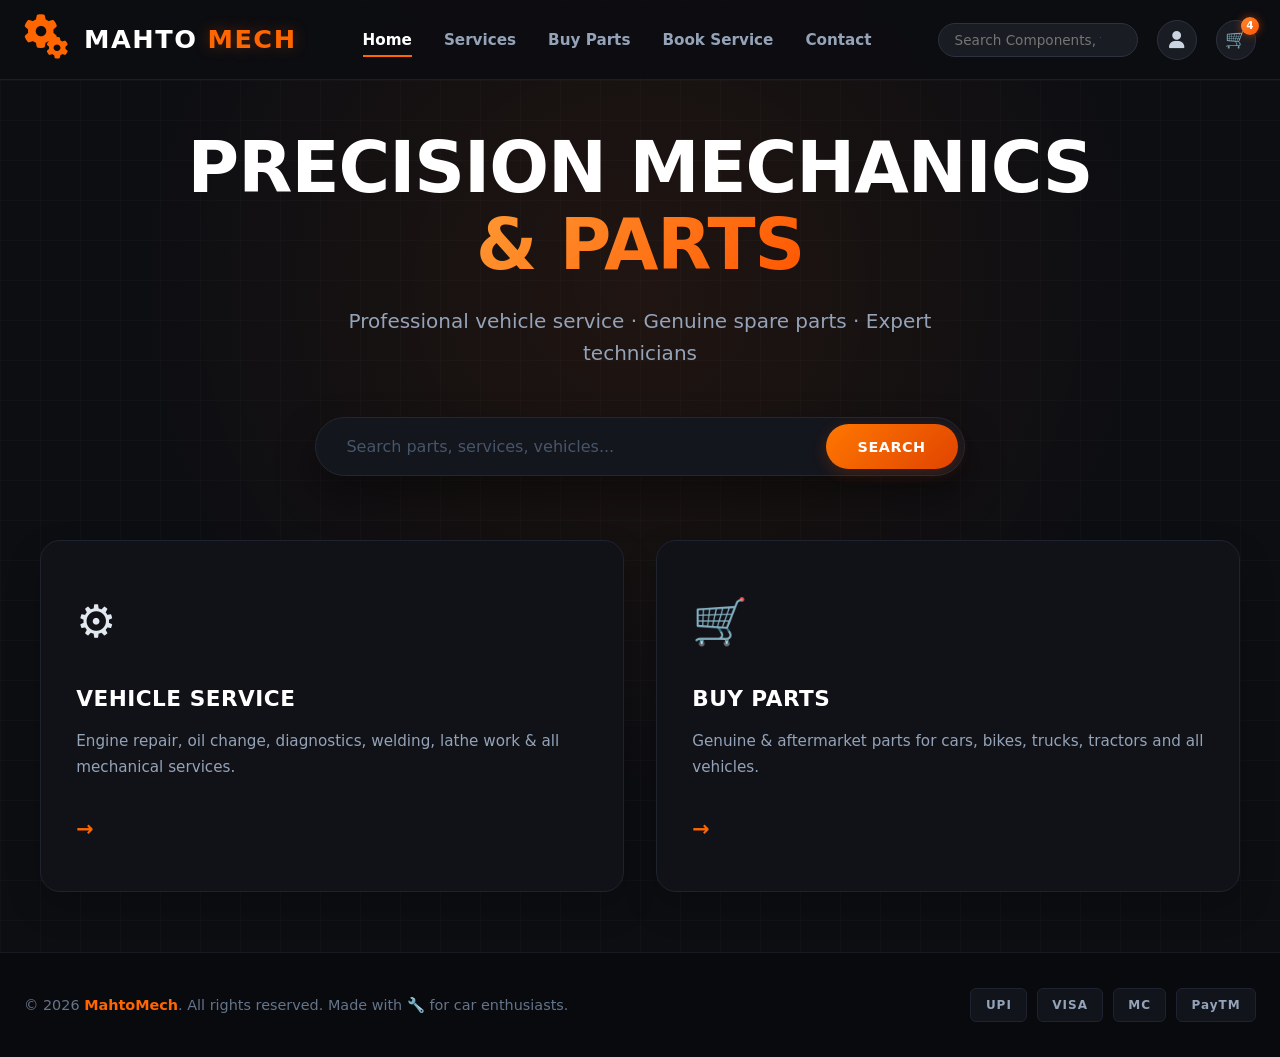
<file: frontend/index.html>
<!DOCTYPE html>
<html lang="en">
<head>
    <meta charset="UTF-8">
    <meta http-equiv="refresh" content="0; url=html/index.html">
    <title>Redirecting to MahtoMech...</title>
    <script>window.location.href = "html/index.html";</script>
</head>
<body>
    <p>Redirecting to <a href="html/index.html">MahtoMech Homepage</a>...</p>
</body>
</html>
</file>
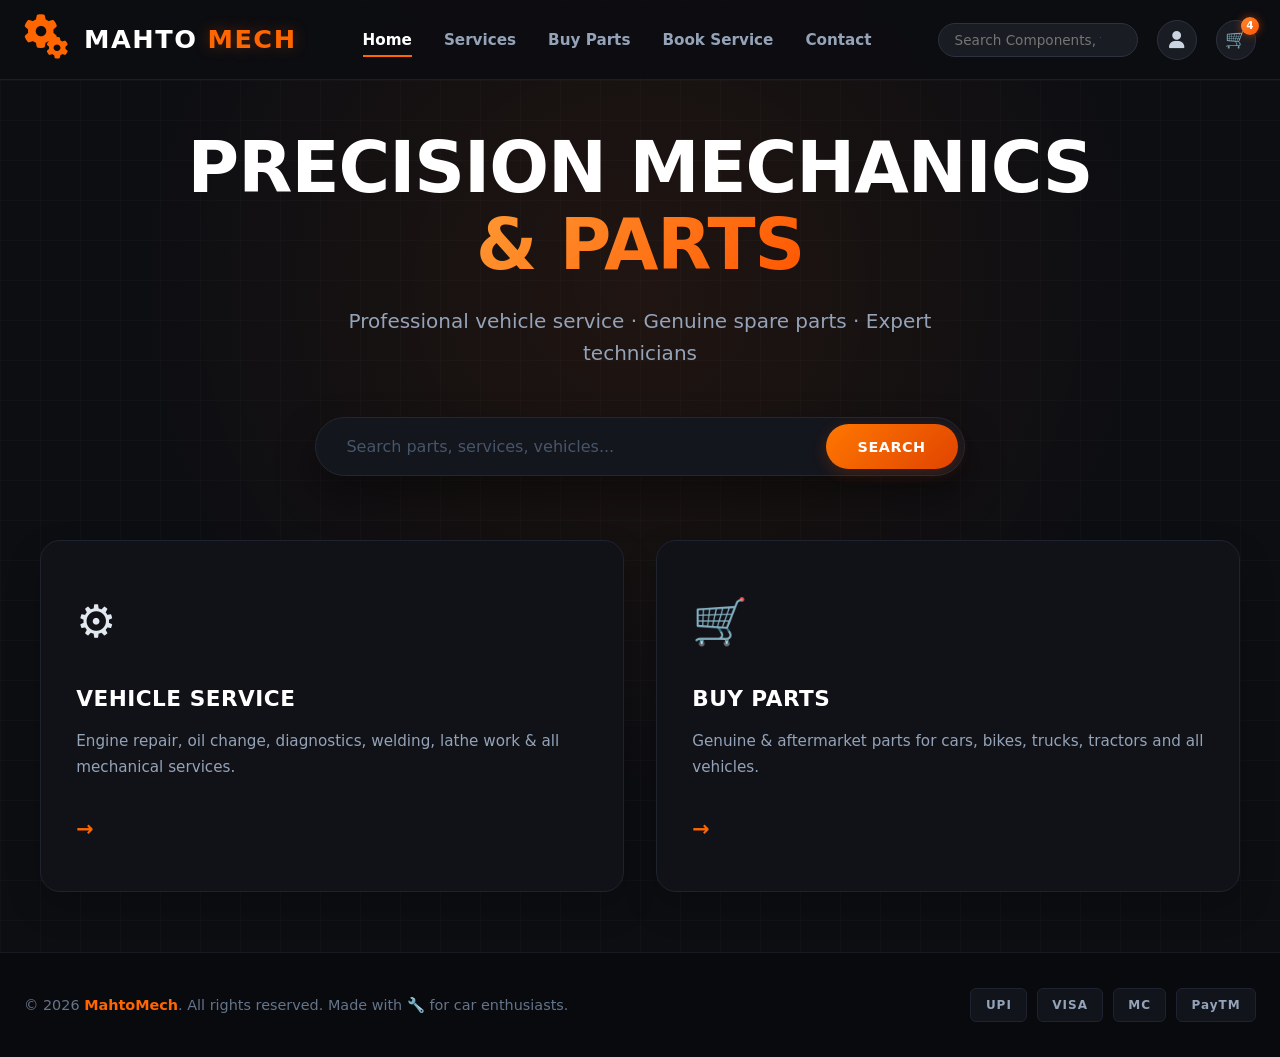
<file: frontend/html/index.html>
<!DOCTYPE html>
<html lang="en">
<head>
    <meta charset="UTF-8">
    <meta name="viewport" content="width=device-width, initial-scale=1.0">
    <title>MahtoMech — Mechanical Shop & Vehicle Parts</title>
    <link rel="stylesheet" href="../css/style.css">
    <link rel="stylesheet" href="https://cdnjs.cloudflare.com/ajax/libs/font-awesome/6.5.1/css/all.min.css">
</head>
<body>
    <header>
        <nav id="nav-bar">
            <a href="index.html" class="brand-logo">
                <div class="logo-icon">
                    <i class="fas fa-cog gear big-gear"></i>
                    <i class="fas fa-cog gear small-gear"></i>
                </div>

                MAHTO<span>MECH</span>
            </a>
            <ul class="nav-link">
                <li><a href="index.html" class="active">Home</a></li>
                <li><a href="service.html">Services</a></li>
                <li><a href="buy-parts.html">Buy Parts</a></li>
                <li><a href="booking.html">Book Service</a></li>
                <li><a href="contact.html">Contact</a></li>
            </ul>
            <div class="nav-action">
                <div class="search-box">
                    <input type="text" placeholder="Search Components, fixes..." id="Searchbar">   
                </div>
                <a href="login.html" class="login-logo" title="Login"><i class="fas fa-user"></i></a>
                <a href="cart.html" class="cart-logo" title="Cart">🛒<span class="shopping-cart" id="Cardcount">0</span></a>
                <button class="nav-toggle" id="navToggle" aria-label="Toggle Navigation"><i class="fas fa-bars"></i></button>
            </div>
        </nav>
    </header>


    <section id="hero">
        <div class="hero-content">
            <h1 class="hero-title">
                <span class="line1">PRECISION MECHANICS</span>
                <span class="line2">& PARTS</span>
            </h1>
            <p class="hero-sub">Professional vehicle service · Genuine spare parts · Expert technicians</p>
            <div class="hero-serach">
                <input type="text" placeholder="Search parts, services, vehicles..." id="heroSearch">
                <button onclick="handleSearch()">SEARCH</button>
            </div>
            <div class="hero-cards">
                <a href="service.html" class="hero-card">
                    <span class="card-icon">⚙️</span>
                    <h3>VEHICLE SERVICE</h3>
                    <p>Engine repair, oil change, diagnostics, welding, lathe work & all mechanical services.</p>
                    <span class="card-arrow">→</span>
                </a>
                <a href="buy-parts.html" class="hero-card">
                    <span class="card-cart-icon">🛒</span>
                    <h3>BUY PARTS</h3>
                    <p>Genuine & aftermarket parts for cars, bikes, trucks, tractors and all vehicles.</p>
                    <span class="card-arrow">→</span>
                </a>
            </div>
        </div>
    </section>

    
    <footer>
        <div class="footer-bottom">
            <p>© 2026 <span>MahtoMech</span>. All rights reserved. Made with 🔧 for car enthusiasts.</p>
            <div class="payment-icons">
            <div class="payment-icon">UPI</div>
            <div class="payment-icon">VISA</div>
            <div class="payment-icon">MC</div>
            <div class="payment-icon">PayTM</div>
        </div>
        </div>
    </footer>
   
    
    <script src="../js/api.js"></script>
    <script src="../js/main.js" defer></script>
    <script src="../js/index.js" defer></script>
</body>
</html>
</file>
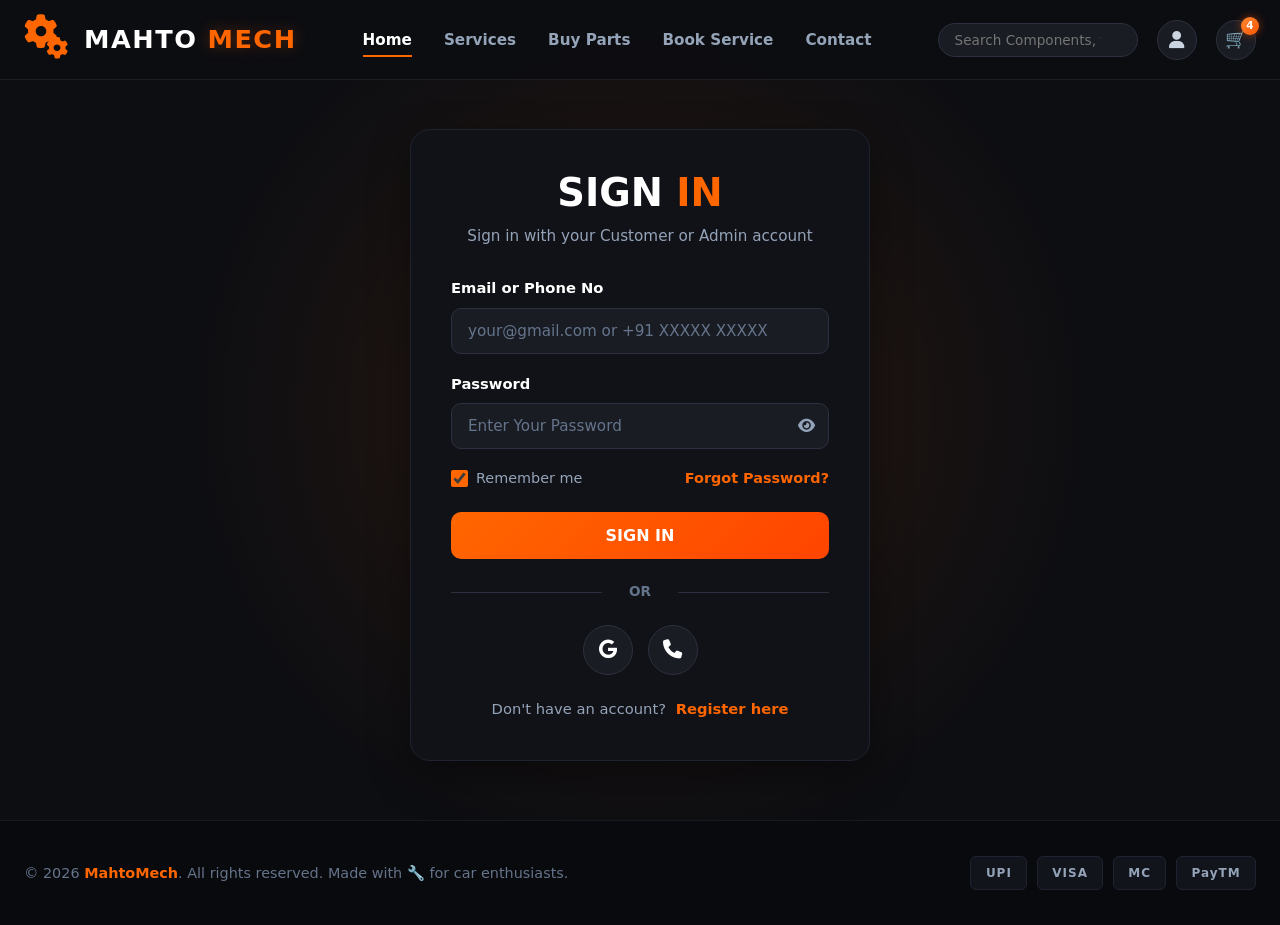
<file: frontend/html/admin-panel.html>
<!DOCTYPE html>
<html lang="en">

<head>
    <meta charset="UTF-8">
    <meta name="viewport" content="width=device-width, initial-scale=1.0">
    <title>Admin Panel — MahtoMech</title>
    <link rel="stylesheet" href="../css/admin/admin-style.css">
    <link rel="stylesheet" href="../css/style.css">
    <link rel="stylesheet" href="../css/admin/admin-components.css">
    <link rel="stylesheet" href="../css/admin/admin-responsive.css">
    <link rel="stylesheet" href="https://cdnjs.cloudflare.com/ajax/libs/font-awesome/6.5.1/css/all.min.css">
</head>

<body>

    <!-- Toast Notifications -->
    <div class="toast-container" id="toastContainer"></div>

    <!-- Sidebar Backdrop (mobile) -->
    <div class="sidebar-backdrop" id="sidebarBackdrop"></div>

    <div class="admin-layout">

        <!-- ===================== SIDEBAR ===================== -->
        <aside class="sidebar" id="sidebar">
        <div class="sidebar-header" style="padding: 10px 20px;">
            <a href="admin-panel.html" class="brand-logo">
                <div class="logo-icon">
                    <i class="fas fa-cog gear big-gear"></i>
                    <i class="fas fa-cog gear small-gear"></i>
                </div>
                MAHTO<span>MECH</span>
            </a>
        </div>

            <nav class="sidebar-nav">
                <div class="nav-section-title">Main</div>
                <a href="#" class="nav-link active" data-section="dashboard">
                    <span class="nav-icon"><i class="fas fa-tachometer-alt"></i></span>
                    <span>Dashboard</span>
                </a>

                <div class="nav-section-title">E-Commerce</div>
                <a href="#" class="nav-link" data-section="products">
                    <span class="nav-icon"><i class="fas fa-boxes"></i></span>
                    <span>Products</span>
                </a>
                <a href="#" class="nav-link" data-section="categories">
                    <span class="nav-icon"><i class="fas fa-tags"></i></span>
                    <span>Categories</span>
                </a>
                <a href="#" class="nav-link" data-section="inventory">
                    <span class="nav-icon"><i class="fas fa-warehouse"></i></span>
                    <span>Inventory</span>
                    <span class="nav-badge" id="lowStockBadge" style="display:none">!</span>
                </a>
                <a href="#" class="nav-link" data-section="orders">
                    <span class="nav-icon"><i class="fas fa-shopping-bag"></i></span>
                    <span>Orders</span>
                </a>

                <div class="nav-section-title">Workshop</div>
                <a href="#" class="nav-link" data-section="services">
                    <span class="nav-icon"><i class="fas fa-wrench"></i></span>
                    <span>Services</span>
                </a>
                <a href="#" class="nav-link" data-section="bookings">
                    <span class="nav-icon"><i class="fas fa-calendar-check"></i></span>
                    <span>Bookings</span>
                </a>
                <a href="#" class="nav-link" data-section="vehicles">
                    <span class="nav-icon"><i class="fas fa-car"></i></span>
                    <span>Vehicles</span>
                </a>

                <div class="nav-section-title">Finance</div>
                <a href="#" class="nav-link" data-section="payments">
                    <span class="nav-icon"><i class="fas fa-credit-card"></i></span>
                    <span>Payments</span>
                </a>
                <a href="#" class="nav-link" data-section="reports">
                    <span class="nav-icon"><i class="fas fa-chart-line"></i></span>
                    <span>Reports</span>
                </a>

                <div class="nav-section-title">People</div>
                <a href="#" class="nav-link" data-section="users">
                    <span class="nav-icon"><i class="fas fa-users"></i></span>
                    <span>Users</span>
                </a>
                <a href="#" class="nav-link" data-section="messages">
                    <span class="nav-icon"><i class="fas fa-envelope"></i></span>
                    <span>Messages</span>
                    <span class="nav-badge" id="msgBadge" style="display:none">•</span>
                </a>
            </nav>

            <div class="sidebar-footer">
                <div class="admin-avatar" id="adminAvatar">A</div>
                <div class="admin-meta">
                    <div class="admin-name" id="adminName">Admin</div>
                    <div class="admin-role">Super Admin</div>
                </div>
                <button class="btn-logout-icon" id="logoutBtn" title="Logout">
                    <i class="fas fa-sign-out-alt"></i>
                </button>
            </div>
        </aside>

        <!-- ===================== MAIN WRAPPER ===================== -->
        <div class="main-wrapper">

            <!-- TOP HEADER -->
            <header class="top-header">
                <div class="header-left">
                    <button class="sidebar-toggle-btn" id="sidebarToggleBtn">
                        <i class="fas fa-bars"></i>
                    </button>
                    <div class="page-title-area">
                        <h1 id="pageTitle">Dashboard</h1>
                        <p id="pageSubtitle">Welcome back — here's what's happening today</p>
                    </div>
                </div>
                <div class="header-right">
                    <div class="header-search">
                        <i class="fas fa-search search-icon"></i>
                        <input type="text" placeholder="Search..." id="globalSearch">
                    </div>
                    <div class="header-actions">
                        <button class="action-btn" id="refreshBtn" title="Refresh">
                            <i class="fas fa-sync-alt"></i>
                        </button>
                        <button class="action-btn" title="Notifications">
                            <i class="fas fa-bell"></i>
                            <span class="badge-dot"></span>
                        </button>
                    </div>
                </div>
            </header>

            <!-- CONTENT BODY -->
            <main class="content-body">

                <!-- ========== DASHBOARD ========== -->
                <section class="view-section active" id="section-dashboard">
                    <div class="stat-grid" id="dashboardStats">
                        <div class="stat-card">
                            <div class="stat-icon-box stat-icon-orange"><i class="fas fa-rupee-sign"></i></div>
                            <div class="stat-content">
                                <div class="stat-label">Total Revenue</div>
                                <div class="stat-value" id="stat-revenue">—</div>
                                <div class="stat-subtext">All time</div>
                            </div>
                        </div>
                        <div class="stat-card">
                            <div class="stat-icon-box stat-icon-blue"><i class="fas fa-shopping-bag"></i></div>
                            <div class="stat-content">
                                <div class="stat-label">Total Orders</div>
                                <div class="stat-value" id="stat-orders">—</div>
                                <div class="stat-subtext" id="stat-orders-today">—</div>
                            </div>
                        </div>
                        <div class="stat-card">
                            <div class="stat-icon-box stat-icon-green"><i class="fas fa-calendar-check"></i></div>
                            <div class="stat-content">
                                <div class="stat-label">Bookings</div>
                                <div class="stat-value" id="stat-bookings">—</div>
                                <div class="stat-subtext" id="stat-bookings-today">—</div>
                            </div>
                        </div>
                        <div class="stat-card">
                            <div class="stat-icon-box stat-icon-amber"><i class="fas fa-users"></i></div>
                            <div class="stat-content">
                                <div class="stat-label">Customers</div>
                                <div class="stat-value" id="stat-users">—</div>
                                <div class="stat-subtext" id="stat-users-new">—</div>
                            </div>
                        </div>
                        <div class="stat-card">
                            <div class="stat-icon-box stat-icon-red"><i class="fas fa-boxes"></i></div>
                            <div class="stat-content">
                                <div class="stat-label">Products</div>
                                <div class="stat-value" id="stat-products">—</div>
                                <div class="stat-subtext" id="stat-low-stock">—</div>
                            </div>
                        </div>
                        <div class="stat-card">
                            <div class="stat-icon-box stat-icon-blue"><i class="fas fa-envelope"></i></div>
                            <div class="stat-content">
                                <div class="stat-label">Messages</div>
                                <div class="stat-value" id="stat-messages">—</div>
                                <div class="stat-subtext" id="stat-messages-new">—</div>
                            </div>
                        </div>
                    </div>

                    <div style="display:grid;grid-template-columns:1fr 1fr;gap:24px;flex-wrap:wrap;">
                        <div class="panel-card" style="grid-column:1/-1">
                            <div class="panel-header">
                                <div>
                                    <div class="panel-title"><i class="fas fa-list-ul"></i> Recent Orders</div>
                                    <div class="panel-subtitle">Last 10 orders placed</div>
                                </div>
                                <button class="btn btn-secondary btn-sm" onclick="navigate('orders')">View All</button>
                            </div>
                            <div class="table-container">
                                <table class="data-table">
                                    <thead>
                                        <tr>
                                            <th>Order #</th>
                                            <th>Customer</th>
                                            <th>Amount</th>
                                            <th>Status</th>
                                            <th>Date</th>
                                        </tr>
                                    </thead>
                                    <tbody id="recentOrdersBody">
                                        <tr>
                                            <td colspan="5" class="table-empty"><span
                                                    class="empty-icon">📋</span>Loading...</td>
                                        </tr>
                                    </tbody>
                                </table>
                            </div>
                        </div>
                    </div>
                </section>

                <!-- ========== PRODUCTS ========== -->
                <section class="view-section" id="section-products">
                    <div class="panel-card">
                        <div class="panel-header">
                            <div>
                                <div class="panel-title"><i class="fas fa-boxes"></i> Products</div>
                                <div class="panel-subtitle">Manage your parts catalog</div>
                            </div>
                            <div class="panel-actions">
                                <input type="text" class="form-control" style="width:200px"
                                    placeholder="Search products..." id="productSearch">
                                <select class="form-select" style="width:160px" id="productCatFilter">
                                    <option value="">All Categories</option>
                                </select>
                                <button class="btn btn-primary btn-sm" id="addProductBtn">
                                    <i class="fas fa-plus"></i> Add Product
                                </button>
                            </div>
                        </div>
                        <div class="table-container">
                            <table class="data-table">
                                <thead>
                                    <tr>
                                        <th>Product</th>
                                        <th>Category</th>
                                        <th>Price</th>
                                        <th>Stock</th>
                                        <th>Status</th>
                                        <th>Actions</th>
                                    </tr>
                                </thead>
                                <tbody id="productsBody">
                                    <tr>
                                        <td colspan="6" class="table-empty"><span class="empty-icon">📦</span>Loading...
                                        </td>
                                    </tr>
                                </tbody>
                            </table>
                        </div>
                        <div class="pagination-bar">
                            <span id="productsPaginInfo">— results</span>
                            <div class="pagination-controls" id="productsPagination"></div>
                        </div>
                    </div>
                </section>

                <!-- ========== CATEGORIES ========== -->
                <section class="view-section" id="section-categories">
                    <div class="panel-card">
                        <div class="panel-header">
                            <div>
                                <div class="panel-title"><i class="fas fa-tags"></i> Categories</div>
                                <div class="panel-subtitle">Manage product categories</div>
                            </div>
                            <button class="btn btn-primary btn-sm" id="addCategoryBtn">
                                <i class="fas fa-plus"></i> Add Category
                            </button>
                        </div>
                        <div class="table-container">
                            <table class="data-table">
                                <thead>
                                    <tr>
                                        <th>Name</th>
                                        <th>Slug</th>
                                        <th>Description</th>
                                        <th>Products</th>
                                        <th>Actions</th>
                                    </tr>
                                </thead>
                                <tbody id="categoriesBody">
                                    <tr>
                                        <td colspan="5" class="table-empty"><span
                                                class="empty-icon">🏷️</span>Loading...</td>
                                    </tr>
                                </tbody>
                            </table>
                        </div>
                    </div>
                </section>

                <!-- ========== INVENTORY ========== -->
                <section class="view-section" id="section-inventory">
                    <div class="panel-card">
                        <div class="panel-header">
                            <div>
                                <div class="panel-title"><i class="fas fa-warehouse"></i> Inventory</div>
                                <div class="panel-subtitle">Stock management & alerts</div>
                            </div>
                            <div class="panel-actions">
                                <select class="form-select" style="width:180px" id="stockFilter">
                                    <option value="">All Stock Levels</option>
                                    <option value="out_of_stock">Out of Stock</option>
                                    <option value="low_stock">Low Stock (&lt;10)</option>
                                    <option value="in_stock">In Stock</option>
                                </select>
                            </div>
                        </div>
                        <div
                            style="display:grid;grid-template-columns:repeat(auto-fit,minmax(180px,1fr));gap:16px;padding:16px 24px;border-bottom:1px solid var(--border-subtle)">
                            <div class="stat-card" style="padding:16px">
                                <div class="stat-icon-box stat-icon-red"
                                    style="width:40px;height:40px;font-size:1.1rem"><i class="fas fa-times-circle"></i>
                                </div>
                                <div class="stat-content">
                                    <div class="stat-label">Out of Stock</div>
                                    <div class="stat-value" id="inv-out" style="font-size:1.4rem">—</div>
                                </div>
                            </div>
                            <div class="stat-card" style="padding:16px">
                                <div class="stat-icon-box stat-icon-amber"
                                    style="width:40px;height:40px;font-size:1.1rem"><i
                                        class="fas fa-exclamation-triangle"></i></div>
                                <div class="stat-content">
                                    <div class="stat-label">Low Stock</div>
                                    <div class="stat-value" id="inv-low" style="font-size:1.4rem">—</div>
                                </div>
                            </div>
                            <div class="stat-card" style="padding:16px">
                                <div class="stat-icon-box stat-icon-green"
                                    style="width:40px;height:40px;font-size:1.1rem"><i class="fas fa-check-circle"></i>
                                </div>
                                <div class="stat-content">
                                    <div class="stat-label">In Stock</div>
                                    <div class="stat-value" id="inv-in" style="font-size:1.4rem">—</div>
                                </div>
                            </div>
                        </div>
                        <div class="table-container">
                            <table class="data-table">
                                <thead>
                                    <tr>
                                        <th>Product</th>
                                        <th>Category</th>
                                        <th>Current Stock</th>
                                        <th>Status</th>
                                        <th>Update Stock</th>
                                    </tr>
                                </thead>
                                <tbody id="inventoryBody">
                                    <tr>
                                        <td colspan="5" class="table-empty"><span class="empty-icon">📦</span>Loading...
                                        </td>
                                    </tr>
                                </tbody>
                            </table>
                        </div>
                    </div>
                </section>

                <!-- ========== ORDERS ========== -->
                <section class="view-section" id="section-orders">
                    <div class="panel-card">
                        <div class="panel-header">
                            <div>
                                <div class="panel-title"><i class="fas fa-shopping-bag"></i> Orders</div>
                                <div class="panel-subtitle">Manage customer orders</div>
                            </div>
                            <div class="panel-actions">
                                <input type="text" class="form-control" style="width:180px"
                                    placeholder="Search order/customer..." id="orderSearch">
                                <select class="form-select" style="width:160px" id="orderStatusFilter">
                                    <option value="">All Statuses</option>
                                    <option value="pending">Pending</option>
                                    <option value="confirmed">Confirmed</option>
                                    <option value="processing">Processing</option>
                                    <option value="shipped">Shipped</option>
                                    <option value="delivered">Delivered</option>
                                    <option value="cancelled">Cancelled</option>
                                </select>
                            </div>
                        </div>
                        <div class="table-container">
                            <table class="data-table">
                                <thead>
                                    <tr>
                                        <th>Order #</th>
                                        <th>Customer</th>
                                        <th>Amount</th>
                                        <th>Order Status</th>
                                        <th>Payment</th>
                                        <th>Date</th>
                                        <th>Actions</th>
                                    </tr>
                                </thead>
                                <tbody id="ordersBody">
                                    <tr>
                                        <td colspan="7" class="table-empty"><span
                                                class="empty-icon">🛍️</span>Loading...</td>
                                    </tr>
                                </tbody>
                            </table>
                        </div>
                        <div class="pagination-bar">
                            <span id="ordersPaginInfo">— results</span>
                            <div class="pagination-controls" id="ordersPagination"></div>
                        </div>
                    </div>
                </section>

                <!-- ========== SERVICES ========== -->
                <section class="view-section" id="section-services">
                    <div class="panel-card">
                        <div class="panel-header">
                            <div>
                                <div class="panel-title"><i class="fas fa-wrench"></i> Services</div>
                                <div class="panel-subtitle">Manage workshop services</div>
                            </div>
                            <button class="btn btn-primary btn-sm" id="addServiceBtn">
                                <i class="fas fa-plus"></i> Add Service
                            </button>
                        </div>
                        <div class="table-container">
                            <table class="data-table">
                                <thead>
                                    <tr>
                                        <th>Service Name</th>
                                        <th>Category</th>
                                        <th>Base Price</th>
                                        <th>Duration</th>
                                        <th>Status</th>
                                        <th>Actions</th>
                                    </tr>
                                </thead>
                                <tbody id="servicesBody">
                                    <tr>
                                        <td colspan="6" class="table-empty"><span class="empty-icon">🔧</span>Loading...
                                        </td>
                                    </tr>
                                </tbody>
                            </table>
                        </div>
                    </div>
                </section>

                <!-- ========== BOOKINGS ========== -->
                <section class="view-section" id="section-bookings">
                    <div class="panel-card">
                        <div class="panel-header">
                            <div>
                                <div class="panel-title"><i class="fas fa-calendar-check"></i> Service Bookings</div>
                                <div class="panel-subtitle">Manage workshop appointments</div>
                            </div>
                            <div class="panel-actions">
                                <input type="text" class="form-control" style="width:180px" placeholder="Search..."
                                    id="bookingSearch">
                                <select class="form-select" style="width:160px" id="bookingStatusFilter">
                                    <option value="">All Statuses</option>
                                    <option value="pending">Pending</option>
                                    <option value="confirmed">Confirmed</option>
                                    <option value="in_progress">In Progress</option>
                                    <option value="completed">Completed</option>
                                    <option value="cancelled">Cancelled</option>
                                </select>
                            </div>
                        </div>
                        <div class="table-container">
                            <table class="data-table">
                                <thead>
                                    <tr>
                                        <th>Booking Ref</th>
                                        <th>Customer</th>
                                        <th>Service</th>
                                        <th>Date & Time</th>
                                        <th>Status</th>
                                        <th>Cost</th>
                                        <th>Actions</th>
                                    </tr>
                                </thead>
                                <tbody id="bookingsBody">
                                    <tr>
                                        <td colspan="7" class="table-empty"><span class="empty-icon">📅</span>Loading...
                                        </td>
                                    </tr>
                                </tbody>
                            </table>
                        </div>
                        <div class="pagination-bar">
                            <span id="bookingsPaginInfo">— results</span>
                            <div class="pagination-controls" id="bookingsPagination"></div>
                        </div>
                    </div>
                </section>

                <!-- ========== VEHICLES ========== -->
                <section class="view-section" id="section-vehicles">
                    <div class="panel-card">
                        <div class="panel-header">
                            <div>
                                <div class="panel-title"><i class="fas fa-car"></i> Customer Vehicles</div>
                                <div class="panel-subtitle">All registered vehicles</div>
                            </div>
                            <div class="panel-actions">
                                <select class="form-select" style="width:160px" id="vehicleTypeFilter">
                                    <option value="">All Types</option>
                                    <option value="car">Car</option>
                                    <option value="bike">Bike</option>
                                    <option value="truck">Truck</option>
                                    <option value="tractor">Tractor</option>
                                    <option value="other">Other</option>
                                </select>
                            </div>
                        </div>
                        <div class="table-container">
                            <table class="data-table">
                                <thead>
                                    <tr>
                                        <th>Vehicle</th>
                                        <th>Reg. Number</th>
                                        <th>Type</th>
                                        <th>Owner</th>
                                        <th>Year</th>
                                        <th>Added</th>
                                    </tr>
                                </thead>
                                <tbody id="vehiclesBody">
                                    <tr>
                                        <td colspan="6" class="table-empty"><span class="empty-icon">🚗</span>Loading...
                                        </td>
                                    </tr>
                                </tbody>
                            </table>
                        </div>
                        <div class="pagination-bar">
                            <span id="vehiclesPaginInfo">— results</span>
                            <div class="pagination-controls" id="vehiclesPagination"></div>
                        </div>
                    </div>
                </section>

                <!-- ========== PAYMENTS ========== -->
                <section class="view-section" id="section-payments">
                    <div class="panel-card">
                        <div class="panel-header">
                            <div>
                                <div class="panel-title"><i class="fas fa-credit-card"></i> Payments</div>
                                <div class="panel-subtitle">Payment transactions & verification</div>
                            </div>
                            <div class="panel-actions">
                                <input type="text" class="form-control" style="width:200px"
                                    placeholder="Search payment/order..." id="paymentSearch">
                                <select class="form-select" style="width:160px" id="paymentStatusFilter">
                                    <option value="">All Statuses</option>
                                    <option value="paid">Paid</option>
                                    <option value="pending">Pending</option>
                                    <option value="failed">Failed</option>
                                    <option value="refunded">Refunded</option>
                                </select>
                            </div>
                        </div>
                        <div class="table-container">
                            <table class="data-table">
                                <thead>
                                    <tr>
                                        <th>Razorpay ID</th>
                                        <th>Order #</th>
                                        <th>Customer</th>
                                        <th>Amount</th>
                                        <th>Status</th>
                                        <th>Method</th>
                                        <th>Date</th>
                                    </tr>
                                </thead>
                                <tbody id="paymentsBody">
                                    <tr>
                                        <td colspan="7" class="table-empty"><span class="empty-icon">💳</span>Loading...
                                        </td>
                                    </tr>
                                </tbody>
                            </table>
                        </div>
                        <div class="pagination-bar">
                            <span id="paymentsPaginInfo">— results</span>
                            <div class="pagination-controls" id="paymentsPagination"></div>
                        </div>
                    </div>
                </section>

                <!-- ========== REPORTS ========== -->
                <section class="view-section" id="section-reports">
                    <div class="stat-grid">
                        <div class="stat-card">
                            <div class="stat-icon-box stat-icon-orange"><i class="fas fa-rupee-sign"></i></div>
                            <div class="stat-content">
                                <div class="stat-label">Today's Revenue</div>
                                <div class="stat-value" id="rpt-today-rev">—</div>
                            </div>
                        </div>
                        <div class="stat-card">
                            <div class="stat-icon-box stat-icon-blue"><i class="fas fa-calendar"></i></div>
                            <div class="stat-content">
                                <div class="stat-label">Monthly Revenue</div>
                                <div class="stat-value" id="rpt-month-rev">—</div>
                            </div>
                        </div>
                        <div class="stat-card">
                            <div class="stat-icon-box stat-icon-green"><i class="fas fa-shopping-bag"></i></div>
                            <div class="stat-content">
                                <div class="stat-label">Today's Orders</div>
                                <div class="stat-value" id="rpt-today-orders">—</div>
                            </div>
                        </div>
                        <div class="stat-card">
                            <div class="stat-icon-box stat-icon-amber"><i class="fas fa-chart-bar"></i></div>
                            <div class="stat-content">
                                <div class="stat-label">Monthly Orders</div>
                                <div class="stat-value" id="rpt-month-orders">—</div>
                            </div>
                        </div>
                    </div>

                    <div style="display:grid;grid-template-columns:1fr 1fr;gap:24px;">
                        <div class="panel-card">
                            <div class="panel-header">
                                <div class="panel-title"><i class="fas fa-trophy"></i> Top Products</div>
                            </div>
                            <div class="panel-body" id="topProductsList">Loading...</div>
                        </div>
                        <div class="panel-card">
                            <div class="panel-header">
                                <div class="panel-title"><i class="fas fa-chart-pie"></i> Orders by Status</div>
                            </div>
                            <div class="panel-body" id="ordersByStatus">Loading...</div>
                        </div>
                    </div>
                </section>

                <!-- ========== USERS ========== -->
                <section class="view-section" id="section-users">
                    <div class="panel-card">
                        <div class="panel-header">
                            <div>
                                <div class="panel-title"><i class="fas fa-users"></i> Customers</div>
                                <div class="panel-subtitle">Manage registered users</div>
                            </div>
                            <div class="panel-actions">
                                <input type="text" class="form-control" style="width:200px"
                                    placeholder="Search name/email..." id="userSearch">
                                <select class="form-select" style="width:160px" id="userStatusFilter">
                                    <option value="">All Users</option>
                                    <option value="active">Active</option>
                                    <option value="inactive">Inactive</option>
                                </select>
                            </div>
                        </div>
                        <div class="table-container">
                            <table class="data-table">
                                <thead>
                                    <tr>
                                        <th>Name</th>
                                        <th>Email</th>
                                        <th>Phone</th>
                                        <th>Status</th>
                                        <th>Joined</th>
                                        <th>Actions</th>
                                    </tr>
                                </thead>
                                <tbody id="usersBody">
                                    <tr>
                                        <td colspan="6" class="table-empty"><span class="empty-icon">👤</span>Loading...
                                        </td>
                                    </tr>
                                </tbody>
                            </table>
                        </div>
                        <div class="pagination-bar">
                            <span id="usersPaginInfo">— results</span>
                            <div class="pagination-controls" id="usersPagination"></div>
                        </div>
                    </div>
                </section>

                <!-- ========== MESSAGES ========== -->
                <section class="view-section" id="section-messages">
                    <div class="panel-card">
                        <div class="panel-header">
                            <div>
                                <div class="panel-title"><i class="fas fa-envelope"></i> Contact Messages</div>
                                <div class="panel-subtitle">Customer inquiries & support</div>
                            </div>
                            <div class="panel-actions">
                                <select class="form-select" style="width:160px" id="msgStatusFilter">
                                    <option value="">All Messages</option>
                                    <option value="new">New</option>
                                    <option value="read">Read</option>
                                    <option value="resolved">Resolved</option>
                                </select>
                            </div>
                        </div>
                        <div class="table-container">
                            <table class="data-table">
                                <thead>
                                    <tr>
                                        <th>From</th>
                                        <th>Subject</th>
                                        <th>Message</th>
                                        <th>Status</th>
                                        <th>Date</th>
                                        <th>Actions</th>
                                    </tr>
                                </thead>
                                <tbody id="messagesBody">
                                    <tr>
                                        <td colspan="6" class="table-empty"><span class="empty-icon">✉️</span>Loading...
                                        </td>
                                    </tr>
                                </tbody>
                            </table>
                        </div>
                    </div>
                </section>

            </main><!-- /content-body -->
        </div><!-- /main-wrapper -->
    </div><!-- /admin-layout -->


    <!-- ========== MODALS ========== -->

    <!-- Product Modal -->
    <div class="modal-backdrop" id="productModal">
        <div class="modal-box modal-lg">
            <div class="modal-header">
                <h3 class="modal-title" id="productModalTitle">Add Product</h3>
                <button class="modal-close-btn" data-modal="productModal">&times;</button>
            </div>
            <div class="modal-body">
                <form id="productForm">
                    <input type="hidden" id="productId">
                    <div class="form-row">
                        <div class="form-group">
                            <label class="form-label">Product Name *</label>
                            <input type="text" class="form-control" id="pName" required>
                        </div>
                        <div class="form-group">
                            <label class="form-label">Category *</label>
                            <select class="form-select" id="pCategory" required>
                                <option value="">Select category...</option>
                            </select>
                        </div>
                    </div>
                    <div class="form-group">
                        <label class="form-label">Description</label>
                        <textarea class="form-control" id="pDescription" rows="3"></textarea>
                    </div>
                    <div class="form-row">
                        <div class="form-group">
                            <label class="form-label">Price (₹) *</label>
                            <input type="number" class="form-control" id="pPrice" min="0" step="0.01" required>
                        </div>
                        <div class="form-group">
                            <label class="form-label">Stock Quantity</label>
                            <input type="number" class="form-control" id="pStock" min="0" value="0">
                        </div>
                        <div class="form-group">
                            <label class="form-label">SKU</label>
                            <input type="text" class="form-control" id="pSku">
                        </div>
                    </div>
                    <div class="form-row">
                        <div class="form-group">
                            <label class="form-label">Brand</label>
                            <input type="text" class="form-control" id="pBrand">
                        </div>
                        <div class="form-group">
                            <label class="form-label">Image URL</label>
                            <input type="url" class="form-control" id="pImage" placeholder="https://...">
                        </div>
                    </div>
                    <div class="form-group">
                        <label class="form-check">
                            <input type="checkbox" id="pIsActive" checked>
                            Product is active / visible to customers
                        </label>
                    </div>
                </form>
            </div>
            <div class="modal-footer">
                <button class="btn btn-secondary" data-modal="productModal">Cancel</button>
                <button class="btn btn-primary" id="saveProductBtn">Save Product</button>
            </div>
        </div>
    </div>

    <!-- Category Modal -->
    <div class="modal-backdrop" id="categoryModal">
        <div class="modal-box">
            <div class="modal-header">
                <h3 class="modal-title" id="categoryModalTitle">Add Category</h3>
                <button class="modal-close-btn" data-modal="categoryModal">&times;</button>
            </div>
            <div class="modal-body">
                <form id="categoryForm">
                    <input type="hidden" id="categoryId">
                    <div class="form-group">
                        <label class="form-label">Category Name *</label>
                        <input type="text" class="form-control" id="catName" required>
                    </div>
                    <div class="form-group">
                        <label class="form-label">Slug</label>
                        <input type="text" class="form-control" id="catSlug" placeholder="auto-generated">
                    </div>
                    <div class="form-group">
                        <label class="form-label">Description</label>
                        <textarea class="form-control" id="catDescription" rows="3"></textarea>
                    </div>
                </form>
            </div>
            <div class="modal-footer">
                <button class="btn btn-secondary" data-modal="categoryModal">Cancel</button>
                <button class="btn btn-primary" id="saveCategoryBtn">Save Category</button>
            </div>
        </div>
    </div>

    <!-- Service Modal -->
    <div class="modal-backdrop" id="serviceModal">
        <div class="modal-box modal-lg">
            <div class="modal-header">
                <h3 class="modal-title" id="serviceModalTitle">Add Service</h3>
                <button class="modal-close-btn" data-modal="serviceModal">&times;</button>
            </div>
            <div class="modal-body">
                <form id="serviceForm">
                    <input type="hidden" id="serviceId">
                    <div class="form-row">
                        <div class="form-group">
                            <label class="form-label">Service Name *</label>
                            <input type="text" class="form-control" id="svcName" required>
                        </div>
                        <div class="form-group">
                            <label class="form-label">Category</label>
                            <input type="text" class="form-control" id="svcCategory" placeholder="e.g. Engine, Brakes">
                        </div>
                    </div>
                    <div class="form-group">
                        <label class="form-label">Description</label>
                        <textarea class="form-control" id="svcDescription" rows="3"></textarea>
                    </div>
                    <div class="form-row">
                        <div class="form-group">
                            <label class="form-label">Base Price (₹) *</label>
                            <input type="number" class="form-control" id="svcPrice" min="0" step="0.01" required>
                        </div>
                        <div class="form-group">
                            <label class="form-label">Duration (mins)</label>
                            <input type="number" class="form-control" id="svcDuration" min="15" step="15"
                                placeholder="60">
                        </div>
                    </div>
                    <div class="form-group">
                        <label class="form-check">
                            <input type="checkbox" id="svcIsActive" checked>
                            Service is active
                        </label>
                    </div>
                </form>
            </div>
            <div class="modal-footer">
                <button class="btn btn-secondary" data-modal="serviceModal">Cancel</button>
                <button class="btn btn-primary" id="saveServiceBtn">Save Service</button>
            </div>
        </div>
    </div>

    <!-- Order Status Modal -->
    <div class="modal-backdrop" id="orderModal">
        <div class="modal-box">
            <div class="modal-header">
                <h3 class="modal-title">Update Order #<span id="orderModalRef"></span></h3>
                <button class="modal-close-btn" data-modal="orderModal">&times;</button>
            </div>
            <div class="modal-body">
                <input type="hidden" id="orderId">
                <div class="form-group">
                    <label class="form-label">Order Status</label>
                    <select class="form-select" id="orderStatusUpdate">
                        <option value="pending">Pending</option>
                        <option value="confirmed">Confirmed</option>
                        <option value="processing">Processing</option>
                        <option value="shipped">Shipped</option>
                        <option value="delivered">Delivered</option>
                        <option value="cancelled">Cancelled</option>
                    </select>
                </div>
                <div class="form-group">
                    <label class="form-label">Payment Status</label>
                    <select class="form-select" id="orderPaymentUpdate">
                        <option value="pending">Pending</option>
                        <option value="paid">Paid</option>
                        <option value="failed">Failed</option>
                        <option value="refunded">Refunded</option>
                    </select>
                </div>
                <div class="form-group">
                    <label class="form-label">Admin Notes</label>
                    <textarea class="form-control" id="orderNotes" rows="3"
                        placeholder="Optional internal note..."></textarea>
                </div>
            </div>
            <div class="modal-footer">
                <button class="btn btn-secondary" data-modal="orderModal">Cancel</button>
                <button class="btn btn-primary" id="saveOrderBtn">Update Order</button>
            </div>
        </div>
    </div>

    <!-- Booking Status Modal -->
    <div class="modal-backdrop" id="bookingModal">
        <div class="modal-box">
            <div class="modal-header">
                <h3 class="modal-title">Update Booking <span id="bookingModalRef"></span></h3>
                <button class="modal-close-btn" data-modal="bookingModal">&times;</button>
            </div>
            <div class="modal-body">
                <input type="hidden" id="bookingId">
                <div class="form-group">
                    <label class="form-label">Status</label>
                    <select class="form-select" id="bookingStatusUpdate">
                        <option value="pending">Pending</option>
                        <option value="confirmed">Confirmed</option>
                        <option value="in_progress">In Progress</option>
                        <option value="completed">Completed</option>
                        <option value="cancelled">Cancelled</option>
                    </select>
                </div>
                <div class="form-group">
                    <label class="form-label">Estimated Cost (₹)</label>
                    <input type="number" class="form-control" id="bookingCost" min="0" step="0.01">
                </div>
                <div class="form-group">
                    <label class="form-label">Admin Notes</label>
                    <textarea class="form-control" id="bookingNotes" rows="3"></textarea>
                </div>
            </div>
            <div class="modal-footer">
                <button class="btn btn-secondary" data-modal="bookingModal">Cancel</button>
                <button class="btn btn-primary" id="saveBookingBtn">Update Booking</button>
            </div>
        </div>
    </div>

    <!-- Message Modal -->
    <div class="modal-backdrop" id="messageModal">
        <div class="modal-box">
            <div class="modal-header">
                <h3 class="modal-title">Message Details</h3>
                <button class="modal-close-btn" data-modal="messageModal">&times;</button>
            </div>
            <div class="modal-body">
                <input type="hidden" id="messageId">
                <div id="messageDetails"></div>
                <div class="form-group" style="margin-top:16px">
                    <label class="form-label">Status</label>
                    <select class="form-select" id="messageStatusUpdate">
                        <option value="new">New</option>
                        <option value="read">Read</option>
                        <option value="resolved">Resolved</option>
                    </select>
                </div>
                <div class="form-group">
                    <label class="form-label">Admin Response</label>
                    <textarea class="form-control" id="messageResponse" rows="4"
                        placeholder="Reply to customer..."></textarea>
                </div>
            </div>
            <div class="modal-footer">
                <button class="btn btn-danger btn-sm" id="deleteMessageBtn">Delete</button>
                <button class="btn btn-secondary" data-modal="messageModal">Close</button>
                <button class="btn btn-primary" id="saveMessageBtn">Save Response</button>
            </div>
        </div>
    </div>

    <!-- Stock Update Modal -->
    <div class="modal-backdrop" id="stockModal">
        <div class="modal-box">
            <div class="modal-header">
                <h3 class="modal-title">Update Stock — <span id="stockProductName"></span></h3>
                <button class="modal-close-btn" data-modal="stockModal">&times;</button>
            </div>
            <div class="modal-body">
                <input type="hidden" id="stockProductId">
                <div class="form-group">
                    <label class="form-label">New Stock Quantity</label>
                    <input type="number" class="form-control" id="stockQty" min="0" placeholder="Enter quantity">
                </div>
            </div>
            <div class="modal-footer">
                <button class="btn btn-secondary" data-modal="stockModal">Cancel</button>
                <button class="btn btn-primary" id="saveStockBtn">Update Stock</button>
            </div>
        </div>
    </div>

    <!-- Confirm Delete Modal -->
    <div class="modal-backdrop" id="confirmModal">
        <div class="modal-box" style="max-width:440px">
            <div class="modal-header">
                <h3 class="modal-title" id="confirmTitle">Confirm Action</h3>
                <button class="modal-close-btn" data-modal="confirmModal">&times;</button>
            </div>
            <div class="modal-body">
                <p id="confirmText" style="color:var(--text-secondary)">Are you sure?</p>
            </div>
            <div class="modal-footer">
                <button class="btn btn-secondary" data-modal="confirmModal">Cancel</button>
                <button class="btn btn-danger" id="confirmActionBtn">Confirm</button>
            </div>
        </div>
    </div>


    <!-- ========== JAVASCRIPT ========== -->
    <script src="../js/admin/api.js"></script>
    <script src="../js/admin/utils.js"></script>
    <script src="../js/admin/dashboard.js"></script>
    <script src="../js/admin/products.js"></script>
    <script src="../js/admin/categories.js"></script>
    <script src="../js/admin/inventory.js"></script>
    <script src="../js/admin/orders.js"></script>
    <script src="../js/admin/services.js"></script>
    <script src="../js/admin/bookings.js"></script>
    <script src="../js/admin/vehicles.js"></script>
    <script src="../js/admin/payments.js"></script>
    <script src="../js/admin/reports.js"></script>
    <script src="../js/admin/users.js"></script>
    <script src="../js/admin/messages.js"></script>
    <script src="../js/admin/app.js"></script>

</body>

</html>
</file>
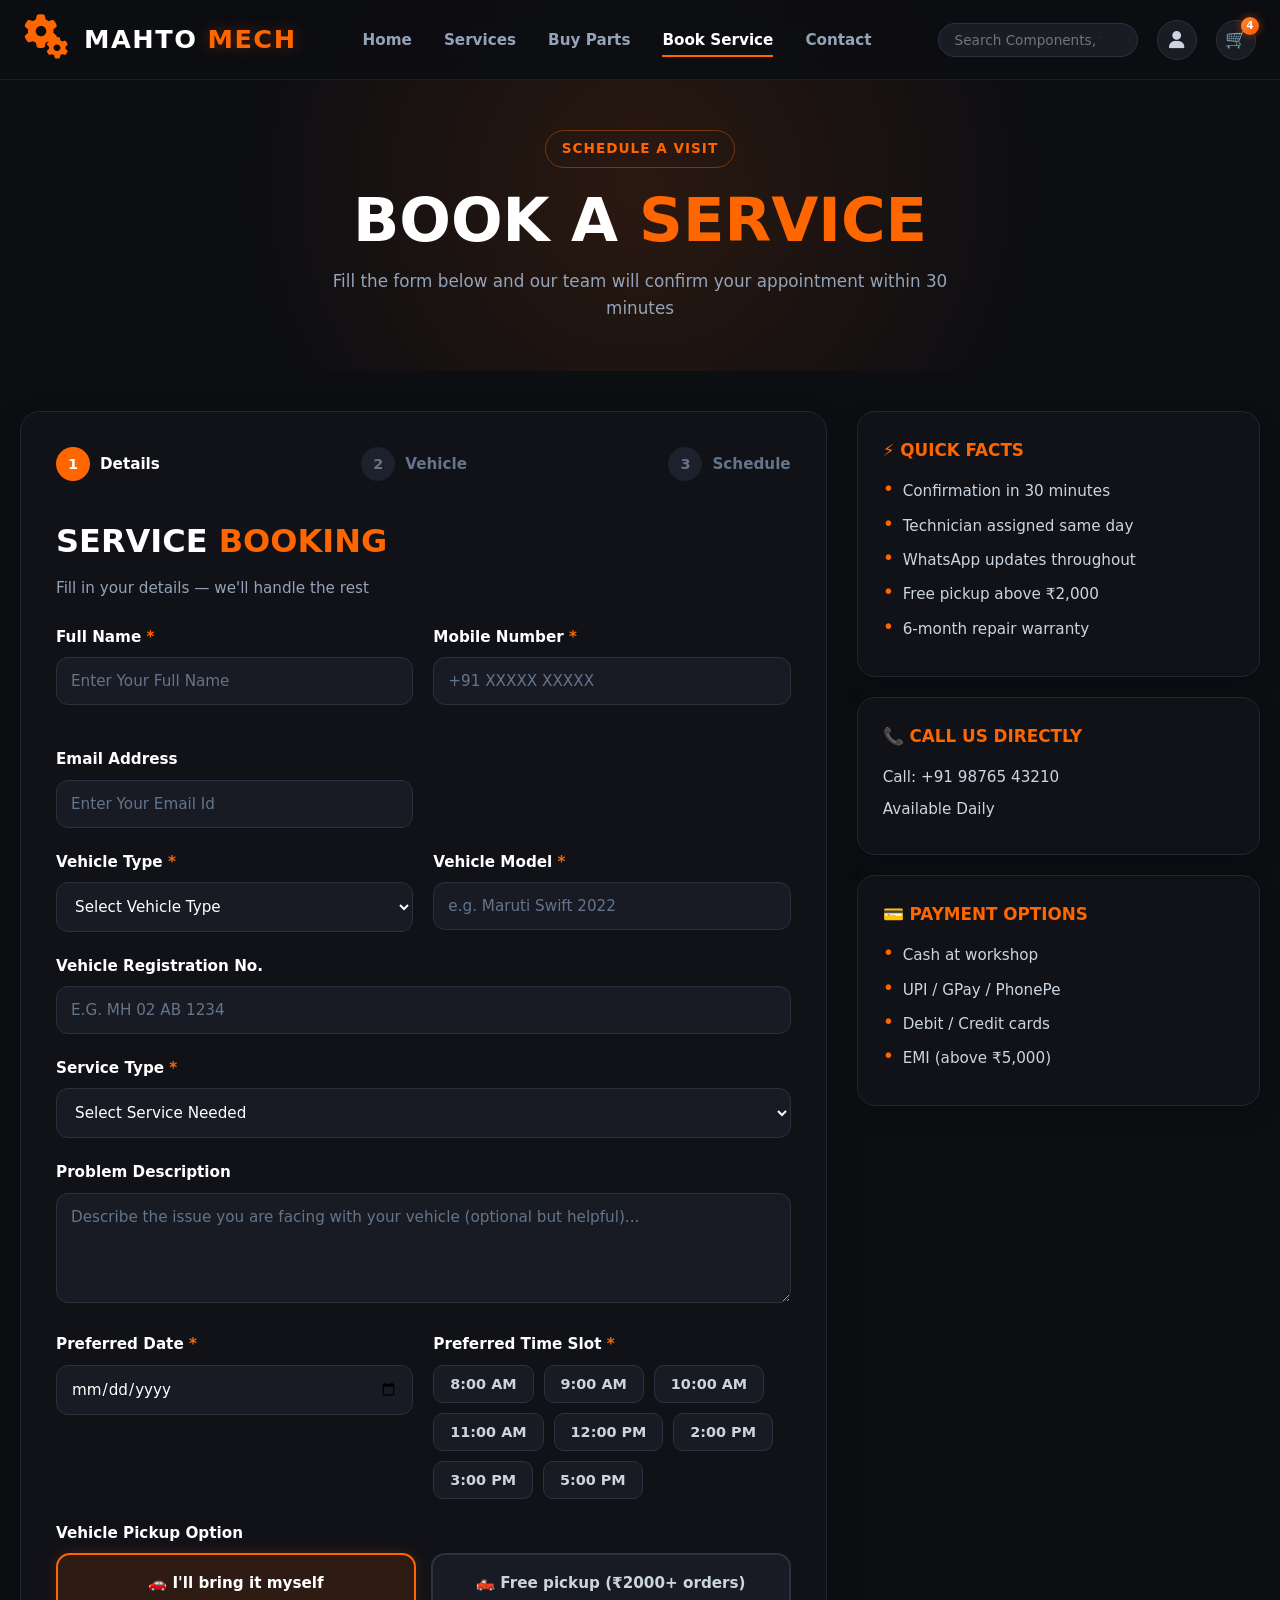
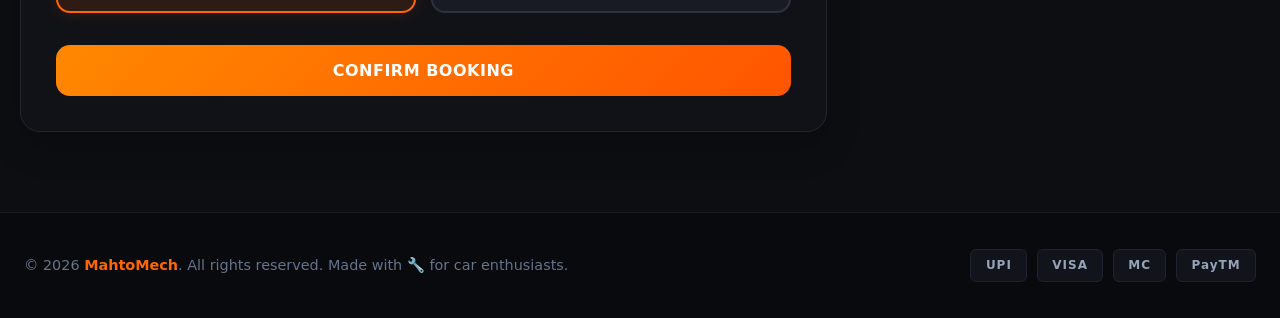
<file: frontend/html/booking.html>
<!DOCTYPE html>
<html lang="en">
<head>
    <meta charset="UTF-8">
    <meta name="viewport" content="width=device-width, initial-scale=1.0">
    <title>MahtoMech — Mechanical Shop & Vehicle Parts</title>
    <link rel="stylesheet" href="../css/style.css">
    <link rel="stylesheet" href="../css/booking.css">
    <link rel="stylesheet" href="https://cdnjs.cloudflare.com/ajax/libs/font-awesome/6.5.1/css/all.min.css">
</head>
<body>
    <header>
        <nav id="nav-bar">
            <a href="index.html" class="brand-logo">
                <div class="logo-icon">
                    <i class="fas fa-cog gear big-gear"></i>
                    <i class="fas fa-cog gear small-gear"></i>
                </div>

                MAHTO<span>MECH</span>
            </a>
            <ul class="nav-link">
                <li><a href="index.html">Home</a></li>
                <li><a href="service.html">Services</a></li>
                <li><a href="buy-parts.html" >Buy Parts</a></li>
                <li><a href="booking.html" class="active">Book Service</a></li>
                <li><a href="contact.html">Contact</a></li>
            </ul>
            <div class="nav-action">
                <div class="search-box">
                    <input type="text" placeholder="Search Components, fixes..." id="Searchbar">   
                </div>
                <a href="login.html" class="login-logo" title="Login"><i class="fas fa-user"></i></a>
                <a href="cart.html" class="cart-logo" title="Cart">🛒<span class="shopping-cart" id="Cardcount">0</span></a>
                <button class="nav-toggle" id="navToggle" aria-label="Toggle Navigation"><i class="fas fa-bars"></i></button>
            </div>
        </nav>
    </header>

    <div class="booking-hero">
        <span class="tag">SCHEDULE A VISIT</span>
        <h1>BOOK A <span>SERVICE</span></h1>
        <p>Fill the form below and our team will confirm your appointment within 30 minutes</p>
    </div>

    <section class="booking-section">
        <div class="booking-card">
            <div class="booking-step">
                <div class="step active" id="step1"><span class="step-num">1</span>Details</div>
                <div class="step" id="step2"><span class="step-num">2</span>Vehicle</div>
                <div class="step" id="step3"><span class="step-num">3</span>Schedule</div>
            </div>

            <h2>SERVICE <span>BOOKING</span></h2>
            <p>Fill in your details — we'll handle the rest</p>

            <form id="booking-form">
                <div class="form-detail">
                    <div class="form-group">
                        <label>Full Name <span class="star">*</span></label>
                        <input type="text" id="custName" placeholder="Enter Your Full Name" required>
                        <span class="error-msg" id="err-name">Please Enter Your Name.</span>
                    </div>
                    <div class="form-group">
                        <label>Mobile Number <span class="star">*</span></label>
                        <input type="tel" id="custphone" placeholder="+91 XXXXX XXXXX" required>
                        <span class="error-msg" id="err-phone">Enter a valid 10-digit number.</span>
                    </div>
                    <div class="form-group">
                        <label>Email Address</label>
                        <input type="email" id="custemail" placeholder="Enter Your Email Id">
                        <span class="error-msg" id="err-email">Enter a valid email address.</span>
                    </div>
                </div>


                <div class="form-detail">
                    <div class="form-group">
                        <label>Vehicle Type <span class="star">*</span></label>
                        <select id="VehicleType" required>
                            <option value="">Select Vehicle Type</option>
                            <option>Car</option>
                            <option>Motorcycle</option>
                            <option>Scooter</option>
                            <option>Truck</option>
                            <option>Tractor</option>
                            <option>Bus</option>
                            <option>Auto-Rickshaw</option>
                            <option>JCB / Heavy Equipment</option>
                        </select>
                        <span class="error-msg" id="err-vtype">Please Select Vehicle Type.</span>
                    </div>
                    <div class="form-group">
                        <label>Vehicle Model <span class="star">*</span></label>
                        <input type="text" id="vehicleModel" placeholder="e.g. Maruti Swift 2022" required>
                        <span class="error-msg" id="err-vmodel">Please Enter Vehicle Model.</span>
                    </div>
                </div>
                <div class="form-group">
                    <label>Vehicle Registration No.</label>
                    <input type="text" id="vehicleReg" placeholder="e.g. MH 02 AB 1234" style="text-transform:uppercase">
                </div>

                <div class="form-group">
                    <label>Service Type <span class="star">*</span></label>
                    <select id="serviceType" required>
                        <option value="">Select Service Needed</option>
                        <optgroup label="Engine Service">
                            <option>Engine Repair</option>
                            <option>Oil Change</option>
                            <option>Engine Diagnostics</option>
                            <option>Cooling System</option>
                        </optgroup>
                        <optgroup label="Lathe Work">
                            <option>Metal Cutting</option>
                            <option>Shaft Repair</option>
                            <option>Mechanical Fabrication</option>
                        </optgroup>
                        <optgroup label="Welding">
                            <option>Arc Welding</option>
                            <option>Gas Welding</option>
                            <option>TIG/Stainless Welding</option>
                            <option>Body Welding</option>
                        </optgroup>
                        <optgroup label="Vehicle Service">
                            <option>Full Service</option>
                            <option>Minor Service</option>
                            <option>Brake Service</option>
                            <option>AC Service</option>
                            <option>Suspension Repair</option>
                            <option>Other Repair</option>
                        </optgroup>
                    </select>
                    <span class="error-msg" id="err-stype">Please Select Service Type.</span>
                </div>


                <div class="form-group">
                    <label>Problem Description</label>
                    <textarea id="problemDesc" placeholder="Describe the issue you are facing with your vehicle (optional but helpful)..."></textarea>
                </div>

                <div class="form-detail">
                    <div class="form-group">
                        <label>Preferred Date <span class="star">*</span></label>
                        <input type="date" id="serviceDate" required>
                        <span class="error-msg" id="err-date">Please Select a date.</span>
                    </div>
                    <div class="form-group">
                        <label>Preferred Time Slot <span class="star">*</span></label>
                        <div class="time-slots">
                            <button type="button">8:00 AM</button>
                            <button type="button">9:00 AM</button>
                            <button type="button">10:00 AM</button>
                            <button type="button">11:00 AM</button>
                            <button type="button">12:00 PM</button>
                            <button type="button">2:00 PM</button>
                            <button type="button">3:00 PM</button>
                            <button type="button">5:00 PM</button>
                        </div>
                        <span class="error-msg" id="err-time">Please select a time slot.</span>
                    </div>
                </div>
                <div class="form-group">
                    <label>Vehicle Pickup Option</label>
                    <div class="pickup-toggle">
                        <div class="pickup-opt selected" data-pickup="self">🚗 I'll bring it myself</div>
                        <div class="pickup-opt" data-pickup="pickup">🛻 Free pickup (₹2000+ orders)</div>
                    </div>
                    <input type="hidden" id="pickupVal" value="self">
                </div>
                <button type="submit" class="booking-submit">CONFIRM BOOKING</button>
            </form>
        </div>
   


        <div class="booking-sidebar">
            <div class="booking-card-type">
                <h3>⚡ QUICK FACTS</h4>
                <ul>
                    <li>Confirmation in 30 minutes</li>
                    <li>Technician assigned same day</li>
                    <li>WhatsApp updates throughout</li>
                    <li>Free pickup above ₹2,000</li>
                    <li>6-month repair warranty</li>
                </ul>
            </div>
            <div class="booking-card-type">
                <h3>📞 CALL US DIRECTLY</h4>
                <p>Call: +91 98765 43210</p>
                <p>Available Daily</p>
            </div>
            <div class="booking-card-type">
                <h3>💳 PAYMENT OPTIONS</h4>
                <ul>
                    <li>Cash at workshop</li>
                    <li>UPI / GPay / PhonePe</li>
                    <li>Debit / Credit cards</li>
                    <li>EMI (above ₹5,000)</li>
                </ul>
            </div>
        </div>
    </section>
    





    <footer>
        <div class="footer-bottom">
            <p>© 2026 <span>MahtoMech</span>. All rights reserved. Made with 🔧 for car enthusiasts.</p>
            <div class="payment-icons">
                <div class="payment-icon">UPI</div>
                <div class="payment-icon">VISA</div>
                <div class="payment-icon">MC</div>
                <div class="payment-icon">PayTM</div>
            </div>
        </div>
    </footer>

    <div class="modal-overlay" id="successModal">
        <div class="modal-box">
            <div class="modal-icon">✅</div>
            <div class="modal-title">BOOKING <span style="color:#ff6600">CONFIRMED!</span></div>
            <div class="modal-ref" id="bookingRef">#MP-000000</div>
            <div class="modal-text" id="modalText">Your service booking has been received. Our team will confirm within 30 minutes via WhatsApp and SMS.</div>
            <button class="modal-close" onclick="document.getElementById('successModal').classList.remove('show')">CLOSE</button>
        </div>
    </div>
    
    <script src="../js/api.js"></script>
    <script src="../js/main.js" defer></script>
    <script src="../js/booking.js" defer></script>
</body>
</html>
</file>
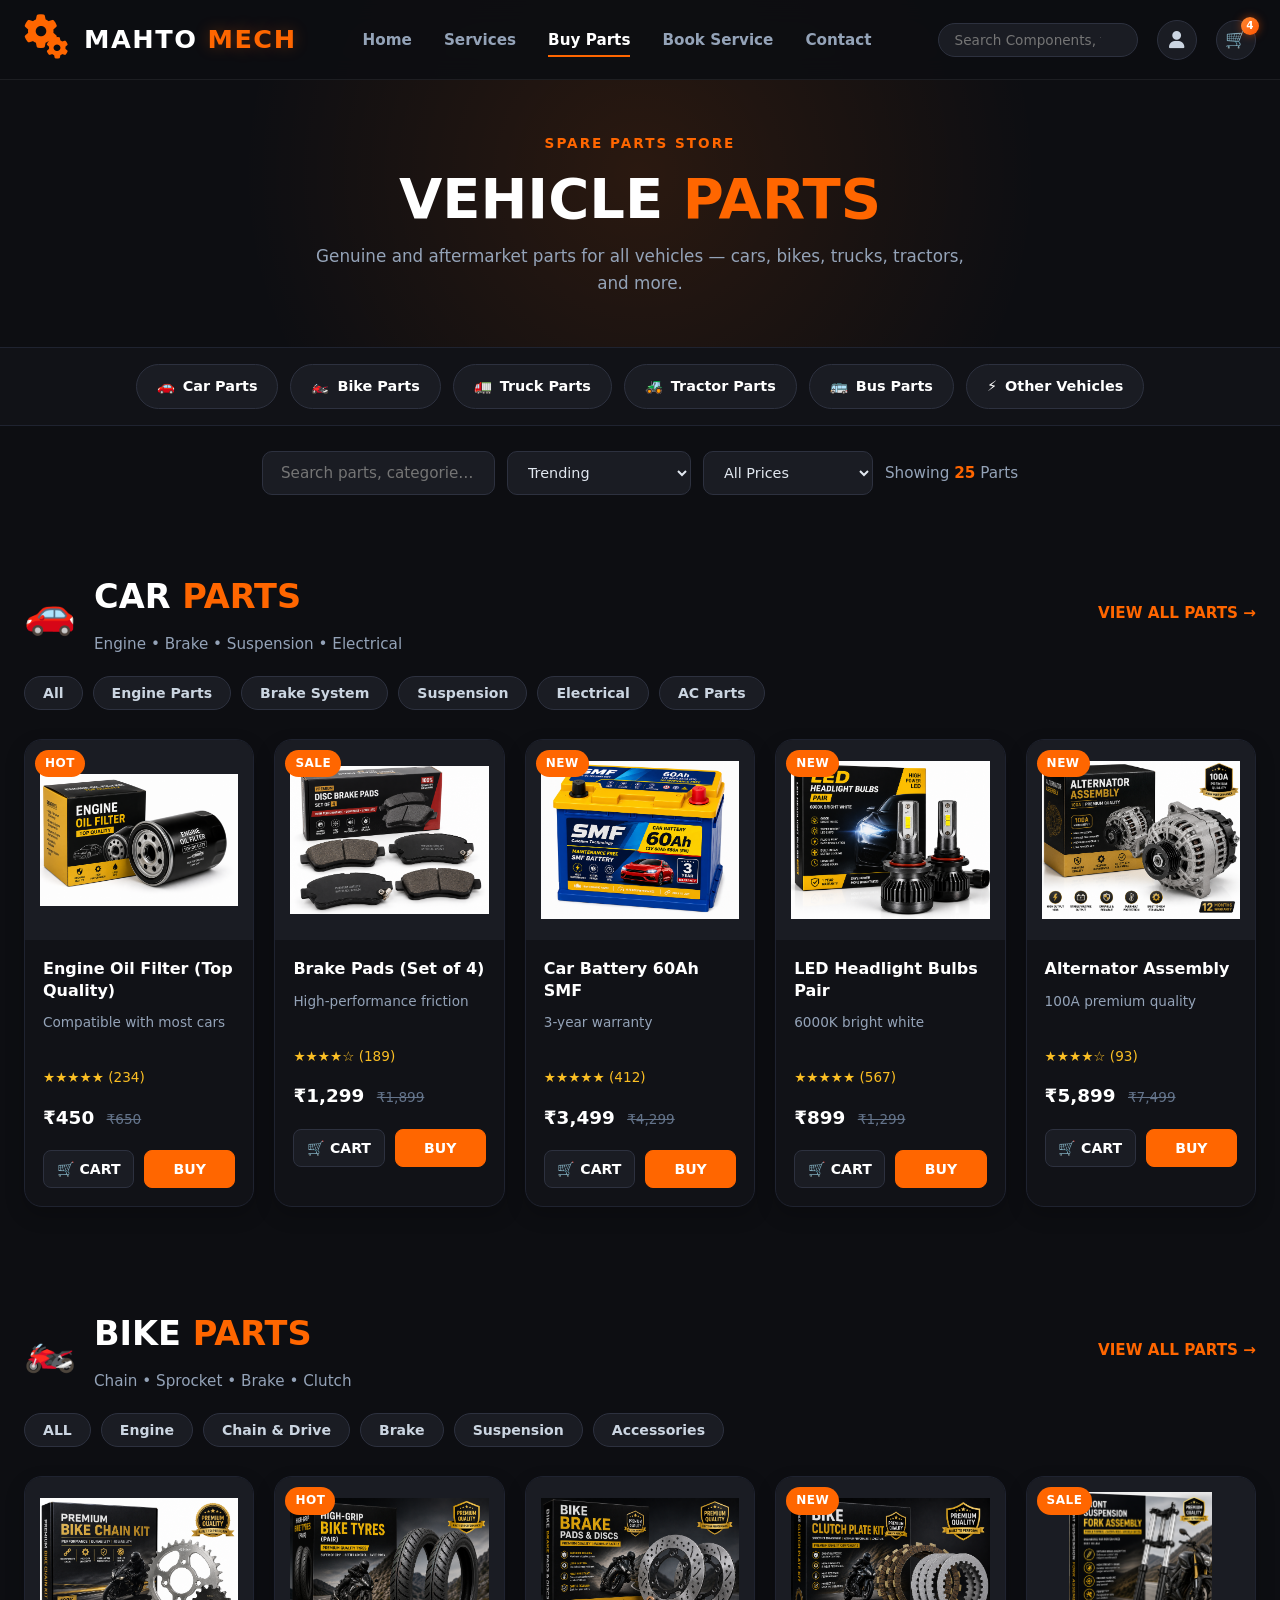
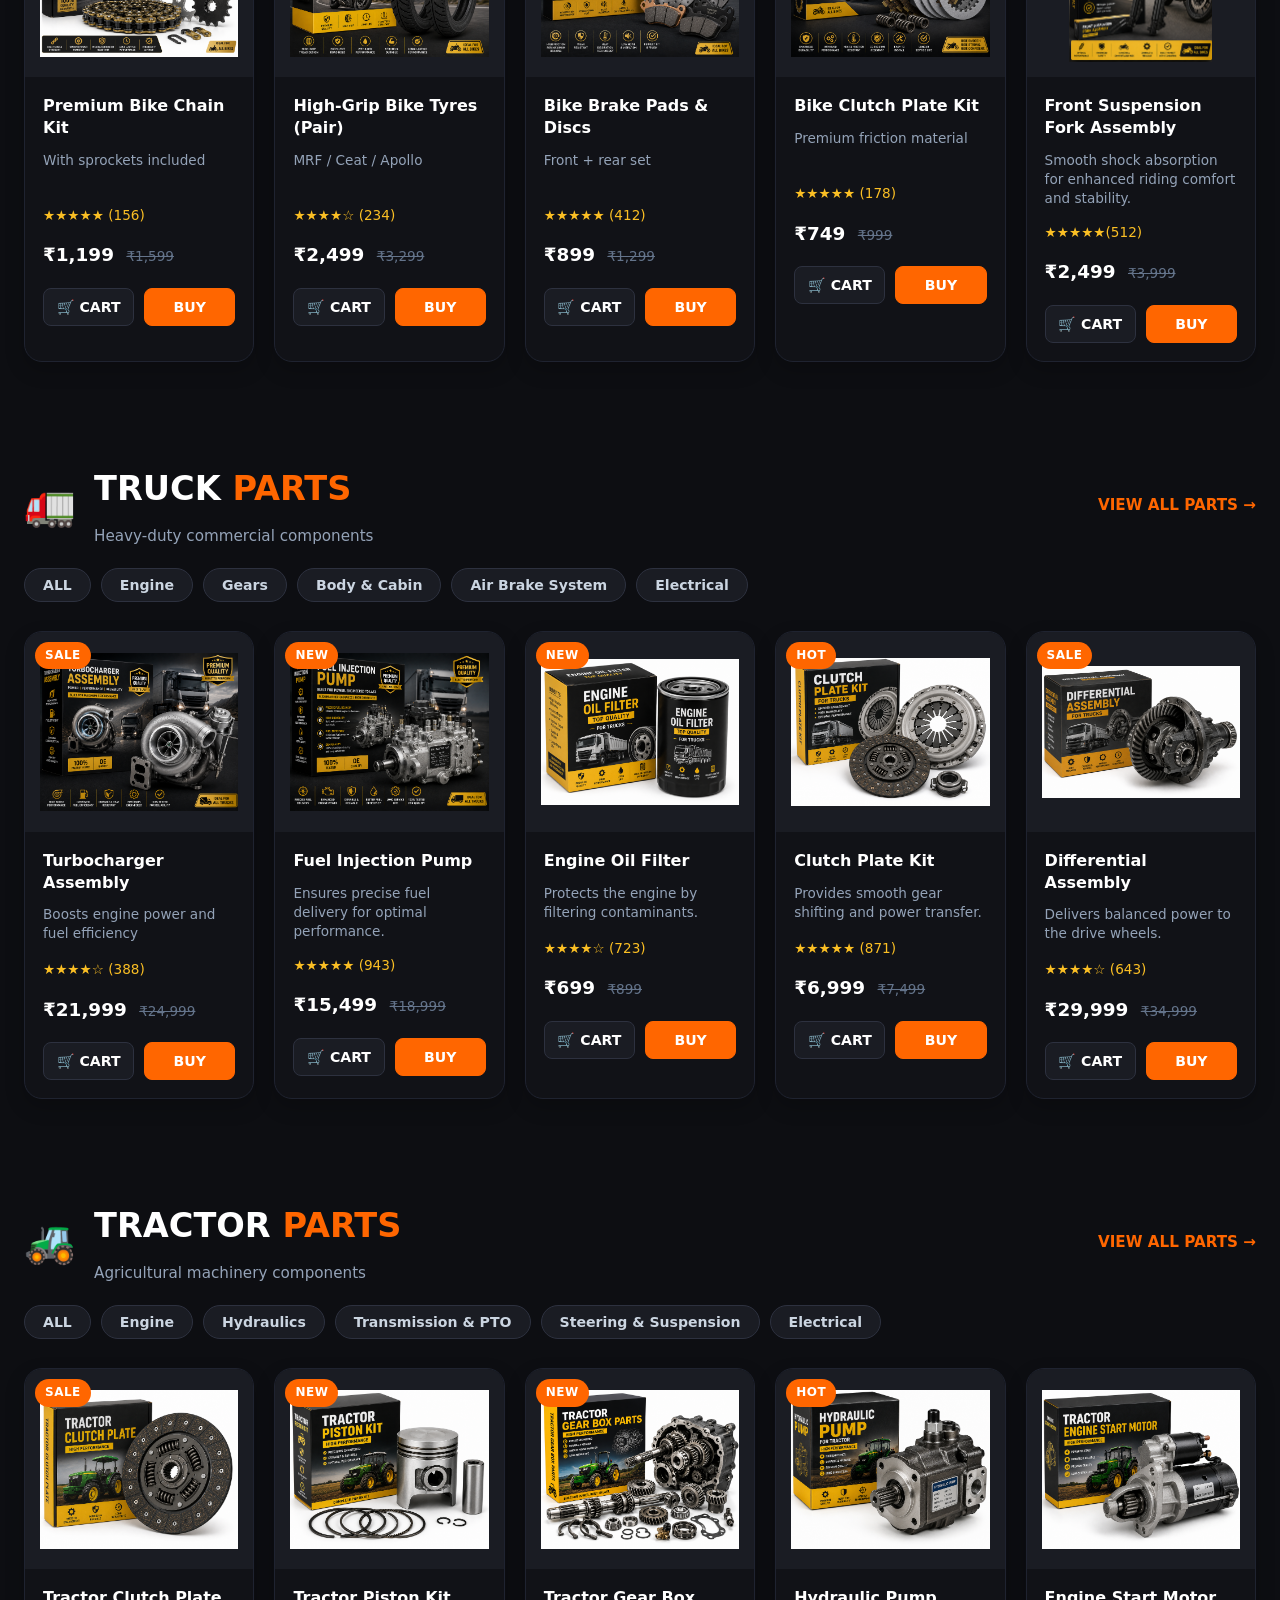
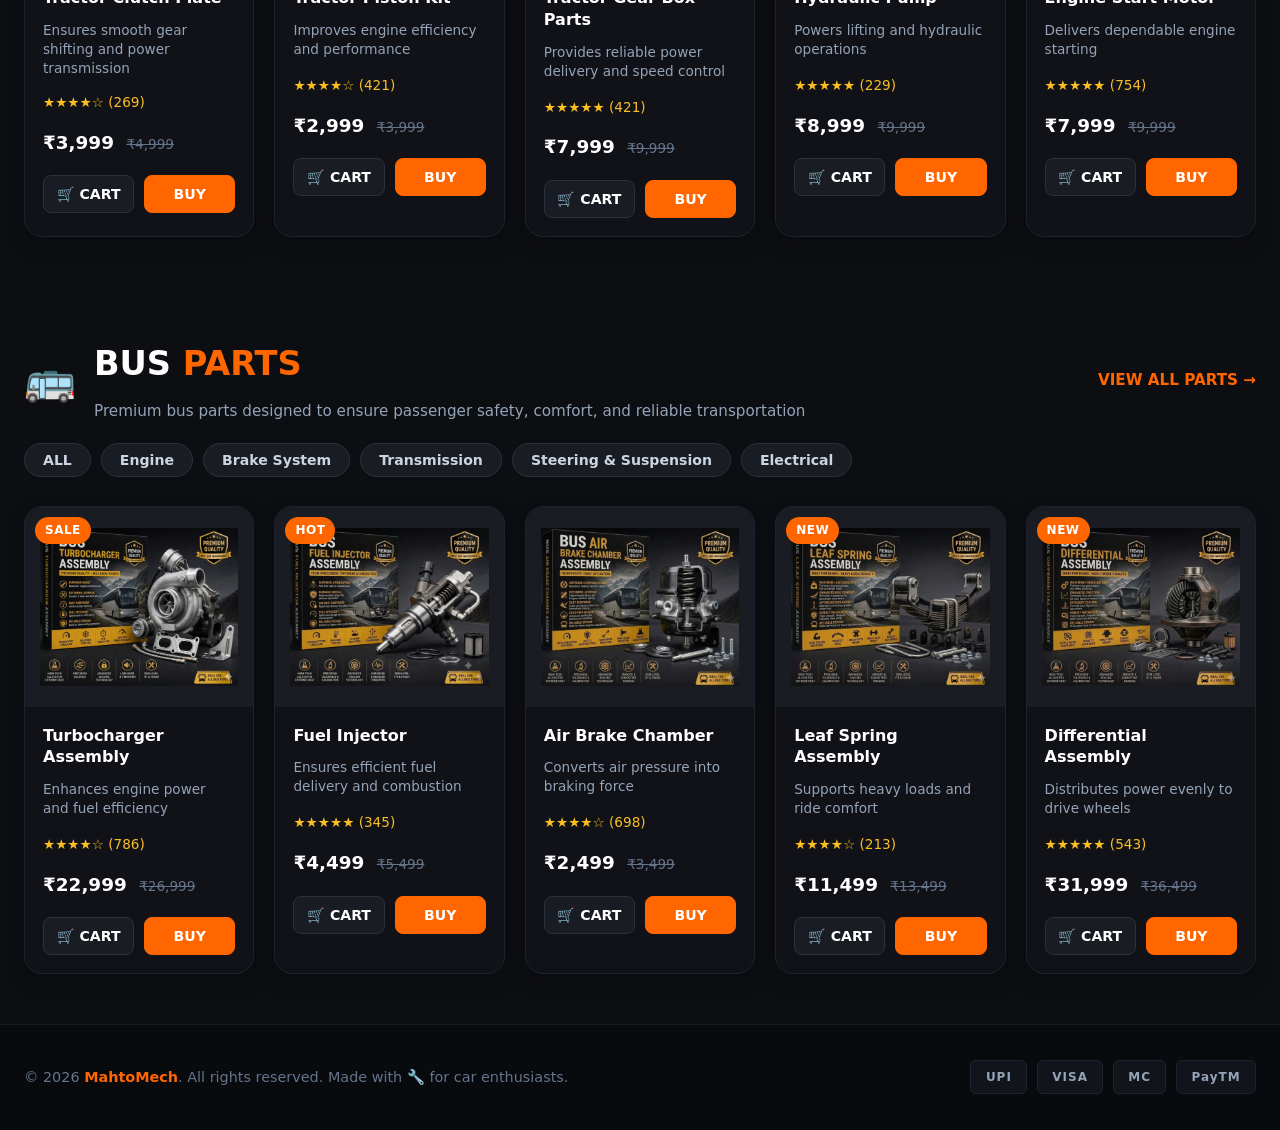
<file: frontend/html/buy-parts.html>
<!DOCTYPE html>
<html lang="en">
<head>
    <meta charset="UTF-8">
    <meta name="viewport" content="width=device-width, initial-scale=1.0">
    <title>MahtoMech — Mechanical Shop & Vehicle Parts</title>
    <link rel="stylesheet" href="../css/style.css">
    <link rel="stylesheet" href="../css/buy-parts.css">
    <link rel="stylesheet" href="https://cdnjs.cloudflare.com/ajax/libs/font-awesome/6.5.1/css/all.min.css">
</head>
<body>
    <header>
        <nav id="nav-bar">
            <a href="index.html" class="brand-logo">
                <div class="logo-icon">
                    <i class="fas fa-cog gear big-gear"></i>
                    <i class="fas fa-cog gear small-gear"></i>
                </div>

                MAHTO<span>MECH</span>
            </a>
            <ul class="nav-link">
                <li><a href="index.html">Home</a></li>
                <li><a href="service.html">Services</a></li>
                <li><a href="buy-parts.html" class="active">Buy Parts</a></li>
                <li><a href="booking.html">Book Service</a></li>
                <li><a href="contact.html">Contact</a></li>
            </ul>
            <div class="nav-action">
                <div class="search-box">
                    <input type="text" placeholder="Search Components, fixes..." id="Searchbar">   
                </div>
                <a href="login.html" class="login-logo" title="Login"><i class="fas fa-user"></i></a>
                <a href="cart.html" class="cart-logo" title="Cart">🛒<span class="shopping-cart" id="Cardcount">0</span></a>
                <button class="nav-toggle" id="navToggle" aria-label="Toggle Navigation"><i class="fas fa-bars"></i></button>
            </div>
        </nav>
    </header>

    
    <section class="buy-parts-hero">
        <span class="tag">SPARE PARTS STORE</span>
        <h1>VEHICLE <span>PARTS</span></h1>
        <p>Genuine and aftermarket parts for all vehicles — cars, bikes, trucks, tractors, and more.</p>
    </section>

    <nav class="vehicle-nav">
        <a href="#car" class="vehicle-navbar">🚗 <span>Car Parts</span></a>
        <a href="#bike" class="vehicle-navbar">🏍️ <span>Bike Parts</span></a>
        <a href="#truck" class="vehicle-navbar">🚛 <span>Truck Parts</span></a>
        <a href="#tractor" class="vehical-navbar">🚜 <span>Tractor Parts</span></a>
        <a href="#bus" class="vehical-navbar">🚌 <span>Bus Parts</span></a>
        <a href="#other" class="vehicle-navbar">⚡ <span>Other Vehicles</span></a>
    </nav>
    
    <div class="buy-parts-group">
        <div class="buy-parts-search">
            <input type="text" placeholder="Search parts, categories..." id="parts-Search">
        </div>
        <select class="shop-sort" id="sortBy">
            <option value="trending">Trending</option>
            <option value="price-asc">Price: Low to High</option>
            <option value="price-desc">Price: High to Low</option>
            <option value="rating">Top Rated</option>
            <option value="newest">Newest</option>
        </select>
        <select class="buy-parts-price">
            <option value="">All Prices</option>
            <option value="0-500">₹0 - ₹500</option>
            <option value="500-2000">₹500 - ₹2,000</option>
            <option value="2000-5000">₹2,000 - ₹5,000</option>
            <option value="5000+">₹5,000+</option>
        </select>
        <span class="parts-count">Showing <strong>0</strong> Parts</span>
    </div>
    
    <section class="vehicle-section" id="car">
        <div class="vehicle-car">
            <span class="car-icon">🚗</span>
            <h2>CAR <span>PARTS</span></h2>
            <p>Engine • Brake • Suspension • Electrical</p>
            <a href="#car" class="view-all">VIEW ALL PARTS →</a>
        </div>
        
        <div class="car-item">
            <button>All</button>
            <button>Engine Parts</button>
            <button>Brake System</button>
            <button>Suspension</button>
            <button>Electrical</button>
            <button>AC Parts</button>
        </div>
        <div class="buy-car-parts">
            <div class="car-card">
                <div class="card-image">
                    <img src="../images/Car_Engine_oil_Filter.webp" alt="">
                    <span>HOT</span>
                </div>
                <div class="card-body">
                    <h3>Engine Oil Filter (Top Quality)</h3>
                    <p>Compatible with most cars</p>
                    <span>★★★★★ (234)</span>
                    <h4>₹450 <del>₹650</del></h4>
                    <button>🛒 CART</button>
                    <button>BUY</button>
                </div>
            </div>
            <div class="car-card">
                <div class="card-image">
                    <img src="../images/Car_Brake_Pads.webp" alt="">
                    <span>SALE</span>
                </div>
                <div class="card-body">
                    <h3>Brake Pads (Set of 4)</h3>
                    <p>High-performance friction</p>
                    <span>★★★★☆ (189)</span>
                    <h4>₹1,299 <del>₹1,899</del></h4>
                    <button>🛒 CART</button>
                    <button>BUY</button>
                </div>
            </div>
            <div class="car-card">
                <div class="card-image">
                    <img src="../images/Car Battery 60Ah SMF.webp" alt="">
                    <span>NEW</span>
                </div>
                <div class="card-body">
                    <h3>Car Battery 60Ah SMF</h3>
                    <p>3-year warranty</p>
                    <span>★★★★★ (412)</span>
                    <h4>₹3,499 <del>₹4,299</del></h4>
                    <button>🛒 CART</button>
                    <button>BUY</button>
                </div>
            </div>
            <div class="car-card">
                <div class="card-image">
                    <img src="../images/Car_LED_Headlight_Bulbs_Pair1.webp" alt="">
                    <span>NEW</span>
                </div>
                <div class="card-body">
                    <h3>LED Headlight Bulbs Pair</h3>
                    <p>6000K bright white</p>
                    <span>★★★★★ (567)</span>
                    <h4>₹899 <del>₹1,299</del></h4>
                    <button>🛒 CART</button>
                    <button>BUY</button>
                </div>
            </div>
            <div class="car-card">
                <div class="card-image">
                    <img src="../images/car_alt.webp" alt="">
                    <span>NEW</span>
                </div>
                <div class="card-body">
                    <h3>Alternator Assembly</h3>
                    <p>100A premium quality</p>
                    <span>★★★★☆ (93)</span>
                    <h4>₹5,899 <del>₹7,499</del></h4>
                    <button>🛒 CART</button>
                    <button>BUY</button>
                </div>
            </div>
        </div>
    </section>

    
    <section class="vehicle-section" id="bike">
        <div class="vehicle-bike">
            <span class="bike-icon">🏍️</span>
            <h2>BIKE <span>PARTS</span></h2>
            <p>Chain • Sprocket • Brake • Clutch</p>
            <a href="#bike" class="view-all">VIEW ALL PARTS →</a>
        </div>

        <div class="bike-item">
            <button>ALL</button>
            <button>Engine</button>
            <button>Chain & Drive</button>
            <button>Brake</button>
            <button>Suspension</button>
            <button>Accessories</button>
        </div>
        <div class="buy-bike-parts">
            <div class="bike-card">
                <div class="card-image">
                    <img src="../images/Bike_Premium_Bike_Chain_Kit.webp" alt="">
                </div>
                <div class="card-body">
                    <h3>Premium Bike Chain Kit</h3>
                    <p>With sprockets included</p>
                    <span>★★★★★ (156)</span>
                    <h4>₹1,199 <del>₹1,599</del></h4>
                    <button>🛒 CART</button>
                    <button>BUY</button>
                </div>
            </div>
            <div class="bike-card">
                <div class="card-image">
                    <img src="../images/Bike_High-Grip_Bike_Tyres (Pair).webp" alt="">
                    <span>HOT</span>
                </div>
                <div class="card-body">
                    <h3>High-Grip Bike Tyres (Pair)</h3>
                    <p>MRF / Ceat / Apollo</p>
                    <span>★★★★☆ (234)</span>
                    <h4>₹2,499 <del>₹3,299</del></h4>
                    <button>🛒 CART</button>
                    <button>BUY</button>
                </div>
            </div>
            <div class="bike-card">
                <div class="card-image">
                    <img src="../images/Bike_Brake_Pads_&_Discs.webp" alt="">
                </div>
                <div class="card-body">
                    <h3>Bike Brake Pads & Discs</h3>
                    <p>Front + rear set</p>
                    <span>★★★★★ (412)</span>
                    <h4>₹899 <del>₹1,299</del></h4>
                    <button>🛒 CART</button>
                    <button>BUY</button>
                </div>
            </div>
            <div class="bike-card">
                <div class="card-image">
                    <img src="../images/Bike_Clutch_Plate_Kit.webp" alt="">
                    <span>NEW</span>
                </div>
                <div class="card-body">
                    <h3>Bike Clutch Plate Kit</h3>
                    <p>Premium friction material</p>
                    <span>★★★★★ (178)</span>
                    <h4>₹749 <del>₹999</del></h4>
                    <button>🛒 CART</button>
                    <button>BUY</button>
                </div>
            </div>
            <div class="bike-card">
                <div class="card-image">
                    <img src="../images/Bike_Front_Suspension_Fork_Assembly.webp" alt="">
                    <span>SALE</span>
                </div>
                <div class="card-body">
                    <h3>Front Suspension Fork Assembly</h3>
                    <p>Smooth shock absorption for enhanced riding comfort and stability.</p>
                    <span>★★★★★(512)</span>
                    <h4>₹2,499 <del>₹3,999</del></h4>
                    <button>🛒 CART</button>
                    <button>BUY</button>
                </div>
            </div>
        </div>
    </section>
    

    <section class="vehicle-section" id="truck">
        <div class="vehicle-truck">
            <span class="truck-icon">🚛</span>
            <h2>TRUCK <span>PARTS</span></h2>
            <p>Heavy-duty commercial components</p>
            <a href="#truck" class="view-all">VIEW ALL PARTS →</a>
        </div>
        
        <div class="truck-item">
            <button>ALL</button>
            <button>Engine</button>
            <button>Gears</button>
            <button>Body & Cabin</button>
            <button>Air Brake System</button>
            <button>Electrical</button>
        </div>
        <div class="buy-truck-parts">
            <div class="truck-card">
                <div class="card-image">
                    <img src="../images/Truck_Turbocharger_Assembly.webp" alt="">
                    <span>SALE</span>
                </div>
                <div class="card-body">
                    <h3>Turbocharger Assembly</h3>
                    <p>Boosts engine power and fuel efficiency</p>
                    <span>★★★★☆ (388)</span>
                    <h4>₹21,999 <del>₹24,999</del></h4>
                    <button>🛒 CART</button>
                    <button>BUY</button>
                </div>
            </div>
            <div class="truck-card">
                <div class="card-image">
                    <img src="../images/Truck_Fuel_Injection_Pump.webp" alt="">
                    <span>NEW</span>
                </div>
                <div class="card-body">
                    <h3>Fuel Injection Pump</h3>
                    <p>Ensures precise fuel delivery for optimal performance.</p>
                    <span>★★★★★ (943)</span>
                    <h4>₹15,499 <del>₹18,999</del></h4>
                    <button>🛒 CART</button>
                    <button>BUY</button>
                </div>
            </div>
            <div class="truck-card">
                <div class="card-image">
                    <img src="../images/Truck_Engine_Oil_Filter.webp" alt="">
                    <span>NEW</span>
                </div>
                <div class="card-body">
                    <h3>Engine Oil Filter</h3>
                    <p>Protects the engine by filtering contaminants.</p>
                    <span>★★★★☆ (723)</span>
                    <h4>₹699 <del>₹899</del></h4>
                    <button>🛒 CART</button>
                    <button>BUY</button>
                </div>
            </div>
            <div class="truck-card">
                <div class="card-image">
                    <img src="../images/Truck_Clutch_Plate_Kit.webp" alt="">
                    <span>HOT</span>
                </div>
                <div class="card-body">
                    <h3>Clutch Plate Kit</h3>
                    <p>Provides smooth gear shifting and power transfer.</p>
                    <span>★★★★★ (871)</span>
                    <h4>₹6,999 <del>₹7,499</del></h4>
                    <button>🛒 CART</button>
                    <button>BUY</button>
                </div>
            </div>
            <div class="truck-card">
                <div class="card-image">
                    <img src="../images/Truck_Differential_Assembly.webp" alt="">
                    <span>SALE</span>
                </div>
                <div class="card-body">
                    <h3>Differential Assembly</h3>
                    <p>Delivers balanced power to the drive wheels.</p>
                    <span>★★★★☆ (643)</span>
                    <h4>₹29,999 <del>₹34,999</del></h4>
                    <button>🛒 CART</button>
                    <button>BUY</button>
                </div>
            </div>
        </div>
    </section>


    <section class="vehicle-section" id="tractor">
        <div class="vehicle-tractor">
            <span class="tractor-icon">🚜</span>
            <h2>TRACTOR <span>PARTS</span></h2>
            <p>Agricultural machinery components</p>
             <a href="#tractor" class="view-all">VIEW ALL PARTS →</a>
        </div>
       
        <div class="tractor-item">
            <button>ALL</button>
            <button>Engine</button>
            <button>Hydraulics</button>
            <button>Transmission & PTO</button>
            <button>Steering & Suspension</button>
            <button>Electrical</button>
        </div>
        <div class="buy-tractor-parts">
            <div class="tractor-card">
                <div class="card-image">
                    <img src="../images/Tractor_Clutch_Plate.webp" alt="">
                    <span>SALE</span>
                </div>
                <div class="card-body">
                    <h3>Tractor Clutch Plate</h3>
                    <p>Ensures smooth gear shifting and power transmission</p>
                    <span>★★★★☆ (269)</span>
                    <h4>₹3,999 <del>₹4,999</del></h4>
                    <button>🛒 CART</button>
                    <button>BUY</button>
                </div>
            </div>
            <div class="tractor-card">
                <div class="card-image">
                    <img src="../images/Tractor_Piston_Kit.webp" alt="">
                    <span>NEW</span>
                </div>
                <div class="card-body">
                    <h3>Tractor Piston Kit</h3>
                    <p>Improves engine efficiency and performance</p>
                    <span>★★★★☆ (421)</span>
                    <h4>₹2,999 <del>₹3,999</del></h4>
                    <button>🛒 CART</button>
                    <button>BUY</button>
                </div>
            </div>
            <div class="tractor-card">
                <div class="card-image">
                    <img src="../images/Tractor_Gear_Box_Parts.webp" alt="">
                    <span>NEW</span>
                </div>
                <div class="card-body">
                    <h3>Tractor Gear Box Parts</h3>
                    <p>Provides reliable power delivery and speed control</p>
                    <span>★★★★★ (421)</span>
                    <h4>₹7,999 <del>₹9,999</del></h4>
                    <button>🛒 CART</button>
                    <button>BUY</button>
                </div>
            </div>
            <div class="tractor-card">
                <div class="card-image">
                    <img src="../images/Tractor_Hydraulic_Pump.webp" alt="">
                    <span>HOT</span>
                </div>
                <div class="card-body">
                    <h3>Hydraulic Pump</h3>
                    <p>Powers lifting and hydraulic operations</p>
                    <span>★★★★★ (229)</span>
                    <h4>₹8,999 <del>₹9,999</del></h4>
                    <button>🛒 CART</button>
                    <button>BUY</button>
                </div>
            </div>
            <div class="tractor-card">
                <div class="card-image">
                    <img src="../images/Tractor_Engine_Start_Motor.webp" alt="">
                </div>
                <div class="card-body">
                    <h3>Engine Start Motor</h3>
                    <p>Delivers dependable engine starting</p>
                    <span>★★★★★ (754)</span>
                    <h4>₹7,999 <del>₹9,999</del></h4>
                    <button>🛒 CART</button>
                    <button>BUY</button>
                </div>
            </div>
        </div>
    </section>


    <section class="vehicle-section" id="bus">
        <div class="vehicle-bus">
            <span class="bus-icon">🚌</span>
            <h2>BUS <span>PARTS</span></h2>
            <p>Premium bus parts designed to ensure passenger safety, comfort, and reliable transportation</p>
            <a href="#bus" class="view-all">VIEW ALL PARTS →</a>
        </div>
        
        <div class="bus-item">
            <button>ALL</button>
            <button>Engine</button>
            <button>Brake System</button>
            <button>Transmission</button>
            <button>Steering & Suspension</button>
            <button>Electrical</button>
        </div>
        <div class="buy-bus-parts">
            <div class="bus-card">
                <div class="card-image">
                    <img src="../images/Bus_Turbocharger_Assembly.webp" alt="">
                    <span>SALE</span>
                </div>
                <div class="card-body">
                    <h3>Turbocharger Assembly</h3>
                    <p>Enhances engine power and fuel efficiency</p>
                    <span>★★★★☆ (786)</span>
                    <h4>₹22,999 <del>₹26,999</del></h4>
                    <button>🛒 CART</button>
                    <button>BUY</button>
                </div>
            </div>
            <div class="bus-card">
                <div class="card-image">
                    <img src="../images/Bus_Fuel_Injector.webp" alt="">
                    <span>HOT</span>
                </div>
                <div class="card-body">
                    <h3>Fuel Injector</h3>
                    <p>Ensures efficient fuel delivery and combustion</p>
                    <span>★★★★★ (345)</span>
                    <h4>₹4,499 <del>₹5,499</del></h4>
                    <button>🛒 CART</button>
                    <button>BUY</button>
                </div>
            </div>
            <div class="bus-card">
                <div class="card-image">
                    <img src="../images/Bus_Air_Brake_Chamber.webp" alt="">
                </div>
                <div class="card-body">
                    <h3>Air Brake Chamber</h3>
                    <p>Converts air pressure into braking force</p>
                    <span>★★★★☆ (698)</span>
                    <h4>₹2,499 <del>₹3,499</del></h4>
                    <button>🛒 CART</button>
                    <button>BUY</button>
                </div>
            </div>
            <div class="bus-card">
                <div class="card-image">
                    <img src="../images/Bus_Leaf_Spring_Assembly.webp" alt="">
                    <span>NEW</span>
                </div>
                <div class="card-body">
                    <h3>Leaf Spring Assembly</h3>
                    <p>Supports heavy loads and ride comfort</p>
                    <span>★★★★☆ (213)</span>
                    <h4>₹11,499 <del>₹13,499</del></h4>
                    <button>🛒 CART</button>
                    <button>BUY</button>
                </div>
            </div>
            <div class="bus-card">
                <div class="card-image">
                    <img src="../images/Bus_Differential_Assembly.webp" alt="">
                    <span>NEW</span>
                </div>
                <div class="card-body">
                    <h3>Differential Assembly</h3>
                    <p>Distributes power evenly to drive wheels</p>
                    <span>★★★★★ (543)</span>
                    <h4>₹31,999 <del>₹36,499</del></h4>
                    <button>🛒 CART</button>
                    <button>BUY</button>
                </div>
            </div>
        </div>
    </section>

    <footer>
        <div class="footer-bottom">
            <p>© 2026 <span>MahtoMech</span>. All rights reserved. Made with 🔧 for car enthusiasts.</p>
            <div class="payment-icons">
                <div class="payment-icon">UPI</div>
                <div class="payment-icon">VISA</div>
                <div class="payment-icon">MC</div>
                <div class="payment-icon">PayTM</div>
            </div>
        </div>
    </footer>

    <script src="../js/api.js"></script>
    <script src="../js/main.js" defer></script>
    <script src="../js/buy-parts.js" defer></script>
</body>
</html>
</file>
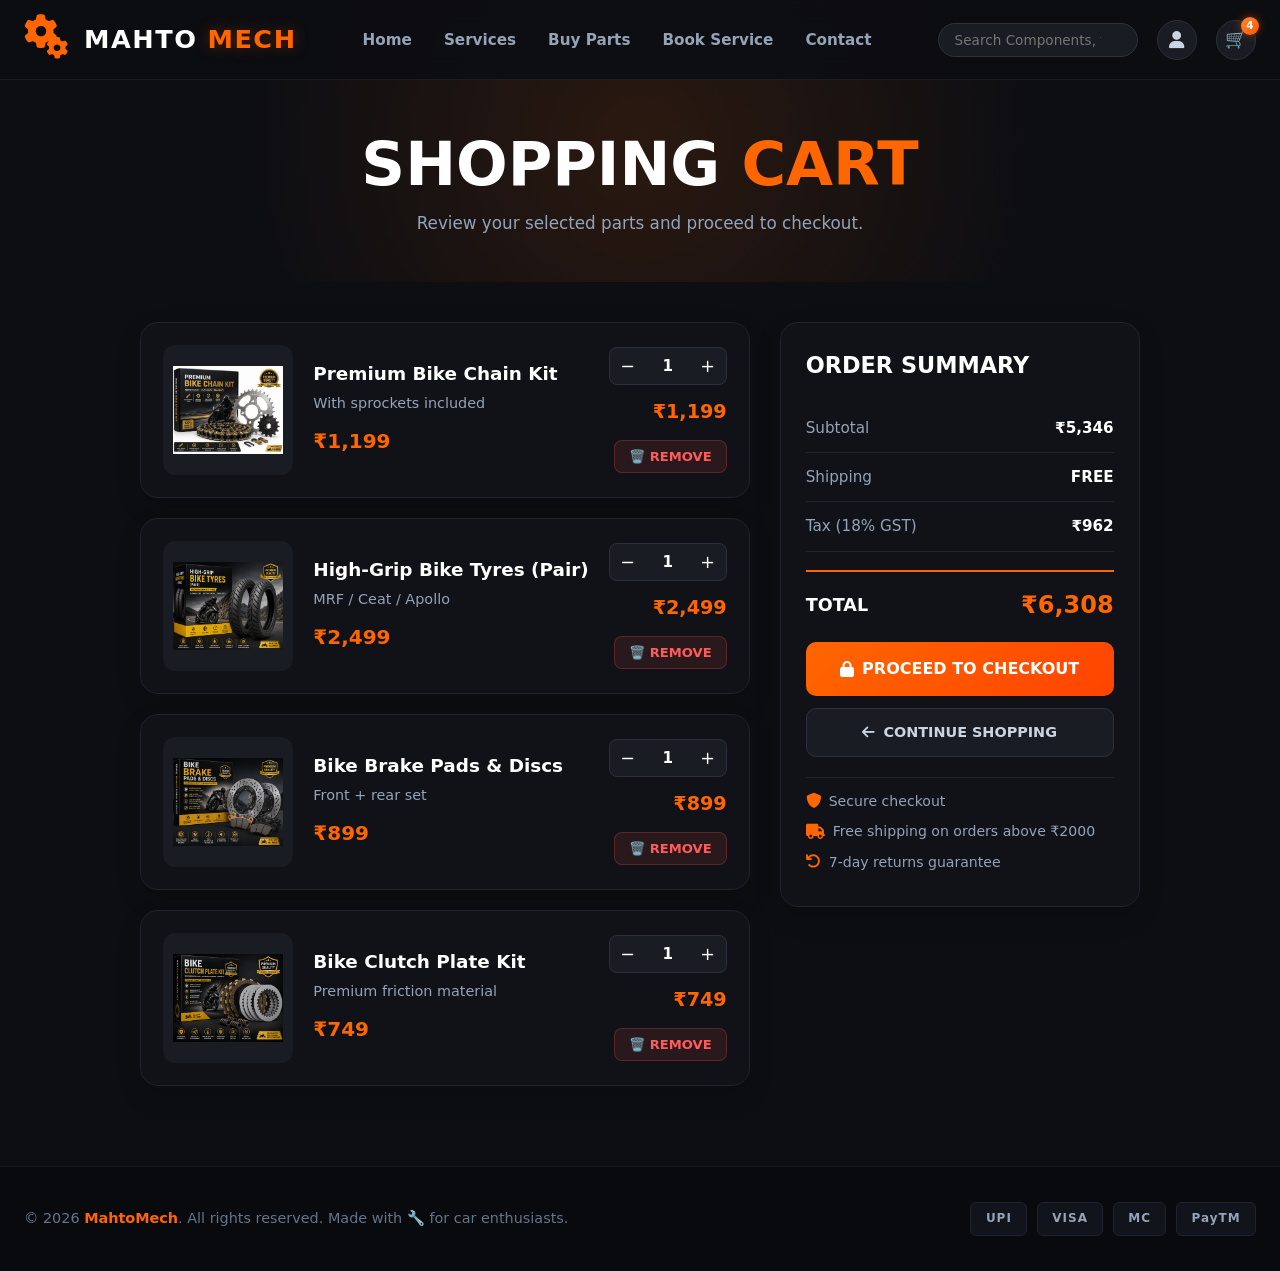
<file: frontend/html/cart.html>
<!DOCTYPE html>
<html lang="en">
<head>
    <meta charset="UTF-8">
    <meta name="viewport" content="width=device-width, initial-scale=1.0">
    <title>MahtoMech — Mechanical Shop & Vehicle Parts</title>
    <link rel="stylesheet" href="../css/style.css">
    <link rel="stylesheet" href="../css/cart.css">
    <link rel="stylesheet" href="https://cdnjs.cloudflare.com/ajax/libs/font-awesome/6.5.1/css/all.min.css">
</head>
<body>
    <header>
        <nav id="nav-bar">
            <a href="index.html" class="brand-logo">
                <div class="logo-icon">
                    <i class="fas fa-cog gear big-gear"></i>
                    <i class="fas fa-cog gear small-gear"></i>
                </div>

                MAHTO<span>MECH</span>
            </a>
            <ul class="nav-link">
                <li><a href="index.html" >Home</a></li>
                <li><a href="service.html">Services</a></li>
                <li><a href="buy-parts.html">Buy Parts</a></li>
                <li><a href="booking.html">Book Service</a></li>
                <li><a href="contact.html">Contact</a></li>
            </ul>
            <div class="nav-action">
                <div class="search-box">
                    <input type="text" placeholder="Search Components, fixes..." id="Searchbar">   
                </div>
                <a href="login.html" class="login-logo" title="Login"><i class="fas fa-user"></i></a>
                <a href="cart.html" class="cart-logo" title="Cart">🛒<span class="shopping-cart" id="Cardcount">4</span></a>
                <button class="nav-toggle" id="navToggle" aria-label="Toggle Navigation"><i class="fas fa-bars"></i></button>
            </div>
        </nav>
    </header>
    

    <div class="cart-header">
        <h1>SHOPPING <span>CART</span></h1>
        <p>Review your selected parts and proceed to checkout.</p>
    </div>


    <div class="cantainer">
        <div class="cart-card">
            <div class="cart-card-item">
                <div class="cart-card-body">
                    <div class="cart-image">
                        <img src="../images/Bike_Premium_Bike_Chain_Kit.webp" alt="">
                    </div>
                    <div class="cart-product">
                        <h3>Premium Bike Chain Kit</h3>
                        <p>With sprockets included</p>
                        <span class="item-price">₹1,199</span>
                    </div>
                    
                </div>

                <div class="item-action">
                    <div class="quantity-control">
                        <button class="quantity-button">−</button>
                        <input type="number" class="quantity-input" value="1" min="1">
                        <button class="quantity-button">+</button>
                    </div>
                    <span class="item-total">₹1,199</span>
                    <button class="remove-button">🗑️ REMOVE</button>
                </div>
            </div>



            <div class="cart-card-item">
                <div class="cart-card-body">
                    <div class="cart-image">
                        <img src="../images/Bike_High-Grip_Bike_Tyres (Pair).webp" alt="">
                    </div>
                    
                    <div class="cart-product">
                        <h3>High-Grip Bike Tyres (Pair)</h3>
                        <p>MRF / Ceat / Apollo</p>
                        <span class="item-price">₹2,499</span>
                    </div>
                    
                </div>

                <div class="item-action">
                    <div class="quantity-control">
                        <button class="quantity-button">−</button>
                        <input type="number" class="quantity-input" value="1" min="1">
                        <button class="quantity-button">+</button>
                    </div>
                    <span class="item-total">₹2,499</span>
                    <button class="remove-button">🗑️ REMOVE</button>
                </div>
            </div>


            <div class="cart-card-item">
                <div class="cart-card-body">
                    <div class="cart-image">
                        <img src="../images/Bike_Brake_Pads_&_Discs.webp" alt="">
                    </div>
                    <div class="cart-product">
                        <h3>Bike Brake Pads & Discs</h3>
                        <p>Front + rear set</p>
                        <span class="item-price">₹899</span>
                    </div>
                    
                </div>

                <div class="item-action">
                    <div class="quantity-control">
                        <button class="quantity-button">−</button>
                        <input type="number" class="quantity-input" value="1" min="1">
                        <button class="quantity-button">+</button>
                    </div>
                    <span class="item-total">₹899</span>
                    <button class="remove-button">🗑️ REMOVE</button>
                </div>
            </div>

            <div class="cart-card-item">
                <div class="cart-card-body">
                    <div class="cart-image">
                        <img src="../images/Bike_Clutch_Plate_Kit.webp" alt="">
                    </div>
                    <div class="cart-product">
                        <h3>Bike Clutch Plate Kit</h3>
                        <p>Premium friction material</p>
                        <span class="item-price">₹749</span>
                    </div>
                    
                </div>

                <div class="item-action">
                    <div class="quantity-control">
                        <button class="quantity-button">−</button>
                        <input type="number" class="quantity-input" value="1" min="1">
                        <button class="quantity-button">+</button>
                    </div>
                    <span class="item-total">₹749</span>
                    <button class="remove-button">🗑️ REMOVE</button>
                </div>
            </div>
        </div>


        <div class="order-summary">
            <h2>ORDER SUMMARY</h2>


            <div class="summary-type">
                <span class="summary-label">Subtotal</span>
                <span>₹5,346</span>
            </div>

            <div class="summary-type">
                <span class="summary-label">Shipping</span>
                <span>FREE</span>
            </div>

            <div class="summary-type">
                <span class="summary-label">Tax (18% GST)</span>
                <span>₹963</span>
                </div>
            <div class="summary-total">
                <span>TOTAL</span>
                <span>₹6,309</span>
            </div>
            
            <a href="checkout.html" class="checkbox-button">
                <i class="fa fa-lock"></i> PROCEED TO CHECKOUT
            </a>

            <a href="buy-parts.html" class="continue-button">
                <i class="fa fa-arrow-left"></i> CONTINUE SHOPPING
            </a>

            <div class="summary-info">
                <p><i class="fa fa-shield"></i> Secure checkout</p>
                <p><i class="fa fa-truck"></i> Free shipping on orders above ₹2000</p>
                <p><i class="fa fa-undo"></i> 7-day returns guarantee</p>
            </div>
        </div>
    </div>

    <footer>
        <div class="footer-bottom">
            <p>© 2026 <span>MahtoMech</span>. All rights reserved. Made with 🔧 for car enthusiasts.</p>
            <div class="payment-icons">
                <div class="payment-icon">UPI</div>
                <div class="payment-icon">VISA</div>
                <div class="payment-icon">MC</div>
                <div class="payment-icon">PayTM</div>
            </div>
        </div>
    </footer>

    <script src="../js/api.js"></script>
    <script src="../js/main.js" defer></script>
    <script src="../js/cart.js" defer></script>
</body>
</html>
</file>
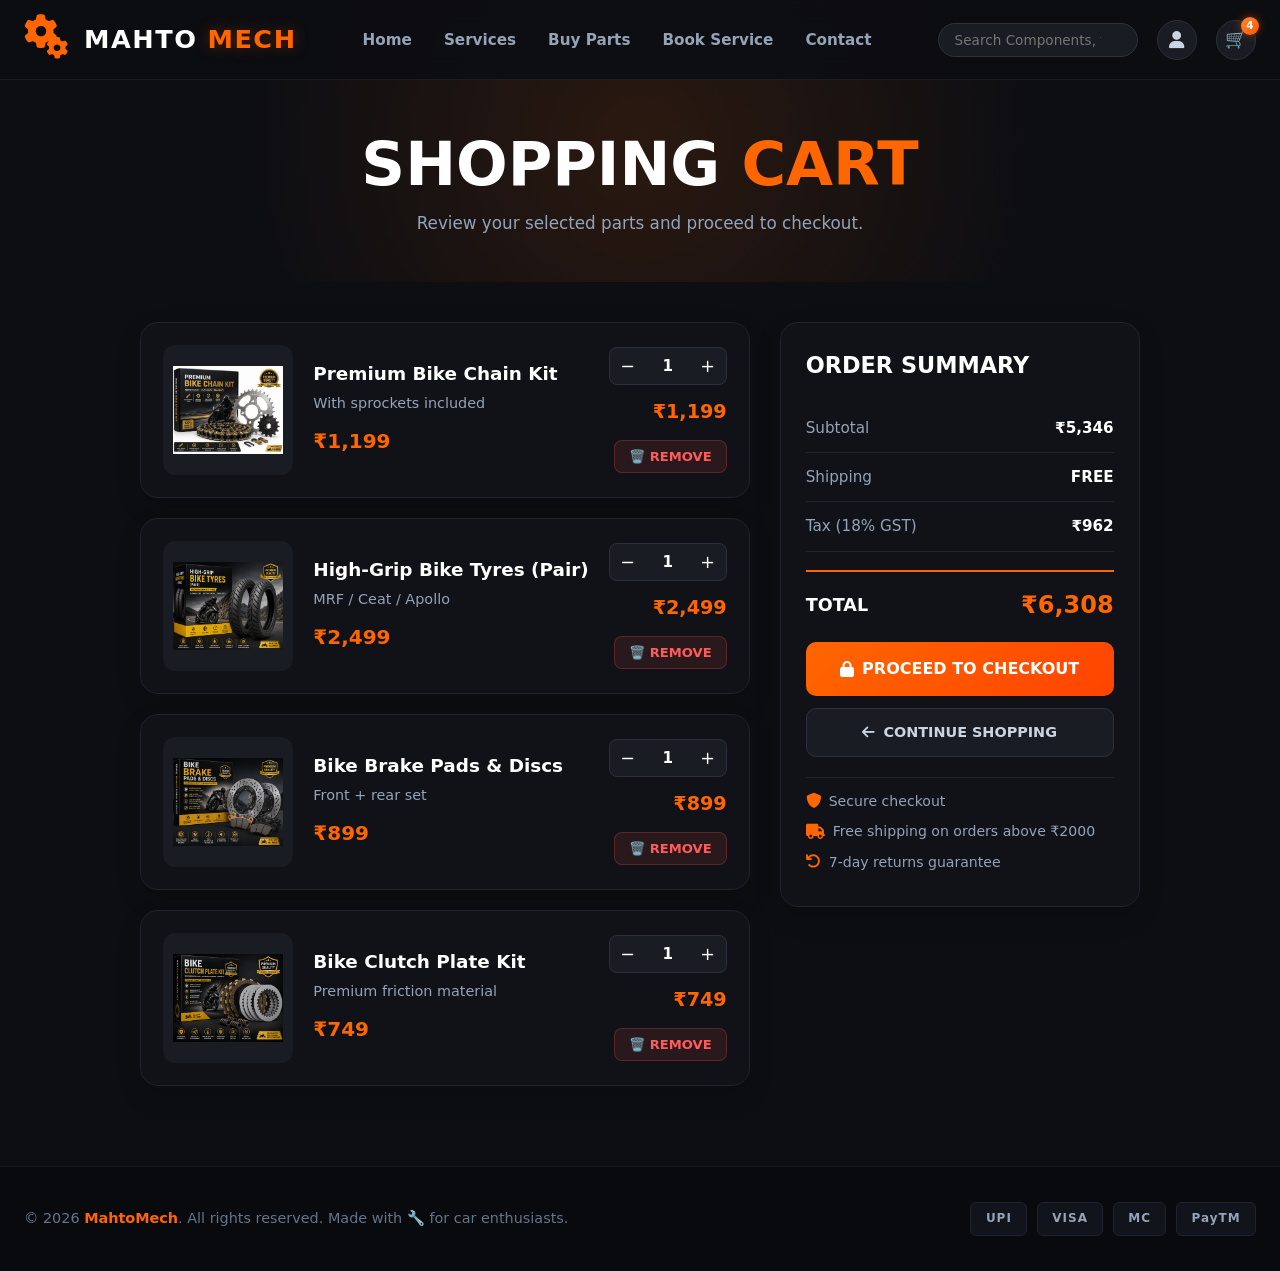
<file: frontend/html/Cart.html>
<!DOCTYPE html>
<html lang="en">
<head>
    <meta charset="UTF-8">
    <meta name="viewport" content="width=device-width, initial-scale=1.0">
    <title>MahtoMech — Mechanical Shop & Vehicle Parts</title>
    <link rel="stylesheet" href="../CSS/style.css">
    <link rel="stylesheet" href="../CSS/cart.css">
    <link rel="stylesheet" href="https://cdnjs.cloudflare.com/ajax/libs/font-awesome/6.5.1/css/all.min.css">
</head>
<body>
    <header>
        <nav id="nav-bar">
            <a href="index.html" class="brand-logo">
                <div class="logo-icon">
                    <i class="fas fa-cog gear big-gear"></i>
                    <i class="fas fa-cog gear small-gear"></i>
                </div>

                MAHTO<span>MECH</span>
            </a>
            <ul class="nav-link">
                <li><a href="index.html" >Home</a></li>
                <li><a href="service.html">Services</a></li>
                <li><a href="buy-parts.html">Buy Parts</a></li>
                <li><a href="booking.html">Book Service</a></li>
                <li><a href="Contact.html">Contact</a></li>
            </ul>
            <div class="nav-action">
                <div class="search-box">
                    <input type="text" placeholder="Search Components, fixes..." id="Searchbar">   
                </div>
                <a href="login.html" class="login-logo" title="Login"><i class="fas fa-user"></i></a>
                <a href="Cart.html" class="cart-logo" title="Cart">🛒<span class="shopping-cart" id="Cardcount">4</span></a>
                <button class="nav-toggle" id="navToggle" aria-label="Toggle Navigation"><i class="fas fa-bars"></i></button>
            </div>
        </nav>
    </header>
    

    <div class="cart-header">
        <h1>SHOPPING <span>CART</span></h1>
        <p>Review your selected parts and proceed to checkout.</p>
    </div>


    <div class="cantainer">
        <div class="cart-card">
            <div class="cart-card-item">
                <div class="cart-card-body">
                    <div class="cart-image">
                        <img src="../image/Bike_Premium_Bike_Chain_Kit.webp" alt="">
                    </div>
                    <div class="cart-product">
                        <h3>Premium Bike Chain Kit</h3>
                        <p>With sprockets included</p>
                        <span class="item-price">₹1,199</span>
                    </div>
                    
                </div>

                <div class="item-action">
                    <div class="quantity-control">
                        <button class="quantity-button">−</button>
                        <input type="number" class="quantity-input" value="1" min="1">
                        <button class="quantity-button">+</button>
                    </div>
                    <span class="item-total">₹1,199</span>
                    <button class="remove-button">🗑️ REMOVE</button>
                </div>
            </div>



            <div class="cart-card-item">
                <div class="cart-card-body">
                    <div class="cart-image">
                        <img src="../image/Bike_High-Grip_Bike_Tyres (Pair).webp" alt="">
                    </div>
                    
                    <div class="cart-product">
                        <h3>High-Grip Bike Tyres (Pair)</h3>
                        <p>MRF / Ceat / Apollo</p>
                        <span class="item-price">₹2,499</span>
                    </div>
                    
                </div>

                <div class="item-action">
                    <div class="quantity-control">
                        <button class="quantity-button">−</button>
                        <input type="number" class="quantity-input" value="1" min="1">
                        <button class="quantity-button">+</button>
                    </div>
                    <span class="item-total">₹2,499</span>
                    <button class="remove-button">🗑️ REMOVE</button>
                </div>
            </div>


            <div class="cart-card-item">
                <div class="cart-card-body">
                    <div class="cart-image">
                        <img src="../image/Bike_Brake_Pads_&_Discs.webp" alt="">
                    </div>
                    <div class="cart-product">
                        <h3>Bike Brake Pads & Discs</h3>
                        <p>Front + rear set</p>
                        <span class="item-price">₹899</span>
                    </div>
                    
                </div>

                <div class="item-action">
                    <div class="quantity-control">
                        <button class="quantity-button">−</button>
                        <input type="number" class="quantity-input" value="1" min="1">
                        <button class="quantity-button">+</button>
                    </div>
                    <span class="item-total">₹899</span>
                    <button class="remove-button">🗑️ REMOVE</button>
                </div>
            </div>

            <div class="cart-card-item">
                <div class="cart-card-body">
                    <div class="cart-image">
                        <img src="../image/Bike_Clutch_Plate_Kit.webp" alt="">
                    </div>
                    <div class="cart-product">
                        <h3>Bike Clutch Plate Kit</h3>
                        <p>Premium friction material</p>
                        <span class="item-price">₹749</span>
                    </div>
                    
                </div>

                <div class="item-action">
                    <div class="quantity-control">
                        <button class="quantity-button">−</button>
                        <input type="number" class="quantity-input" value="1" min="1">
                        <button class="quantity-button">+</button>
                    </div>
                    <span class="item-total">₹749</span>
                    <button class="remove-button">🗑️ REMOVE</button>
                </div>
            </div>
        </div>


        <div class="order-summary">
            <h2>ORDER SUMMARY</h2>


            <div class="summary-type">
                <span class="summary-label">Subtotal</span>
                <span>₹5,346</span>
            </div>

            <div class="summary-type">
                <span class="summary-label">Shipping</span>
                <span>FREE</span>
            </div>

            <div class="summary-type">
                <span class="summary-label">Tax (18% GST)</span>
                <span>₹963</span>
                </div>
            <div class="summary-total">
                <span>TOTAL</span>
                <span>₹6,309</span>
            </div>
            
            <a href="checkout.html" class="checkbox-button">
                <i class="fa fa-lock"></i> PROCEED TO CHECKOUT
            </a>

            <a href="buy-parts.html" class="continue-button">
                <i class="fa fa-arrow-left"></i> CONTINUE SHOPPING
            </a>

            <div class="summary-info">
                <p><i class="fa fa-shield"></i> Secure checkout</p>
                <p><i class="fa fa-truck"></i> Free shipping on orders above ₹2000</p>
                <p><i class="fa fa-undo"></i> 7-day returns guarantee</p>
            </div>
        </div>
    </div>

    <footer>
        <div class="footer-bottom">
            <p>© 2026 <span>MahtoMech</span>. All rights reserved. Made with 🔧 for car enthusiasts.</p>
            <div class="payment-icons">
                <div class="payment-icon">UPI</div>
                <div class="payment-icon">VISA</div>
                <div class="payment-icon">MC</div>
                <div class="payment-icon">PayTM</div>
            </div>
        </div>
    </footer>

    <script src="../JAVASRIPT/api.js"></script>
    <script src="../JAVASRIPT/main.js" defer></script>
    <script src="../JAVASRIPT/cart.js" defer></script>
</body>
</html>
</file>
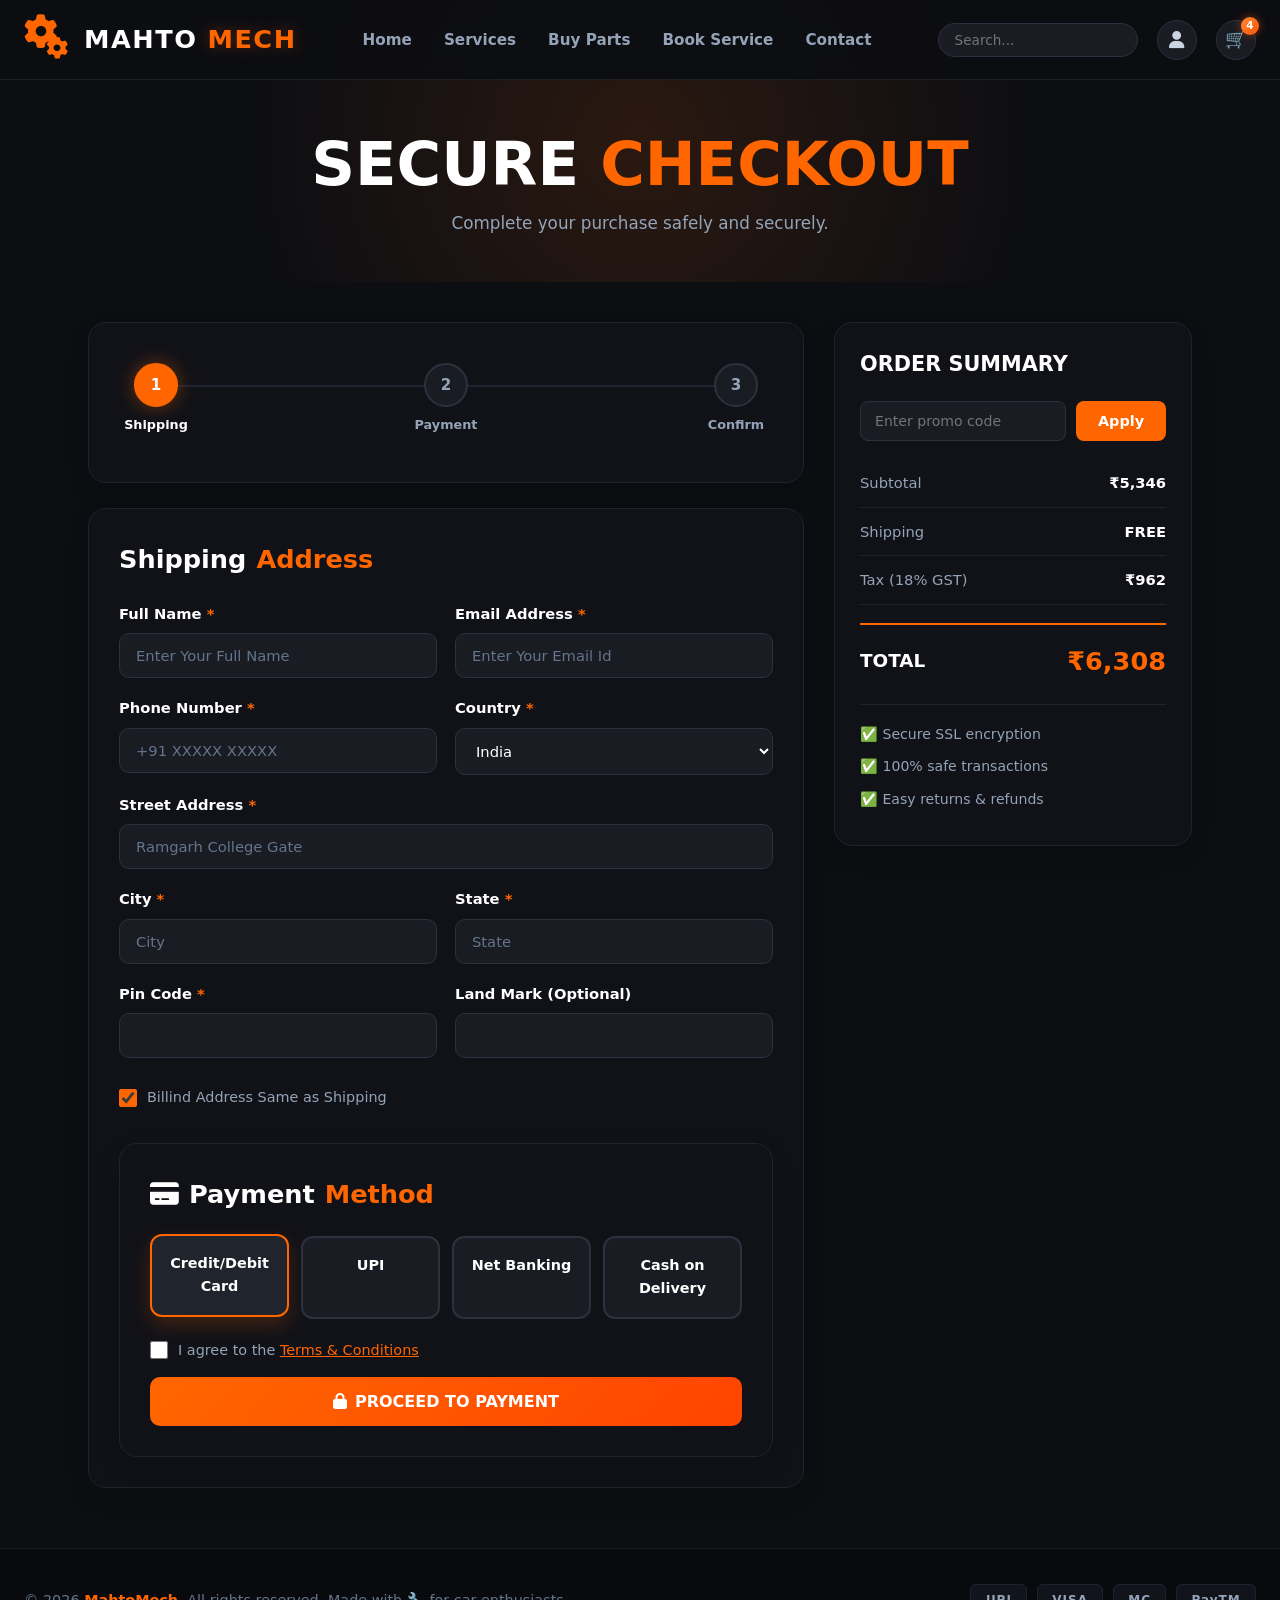
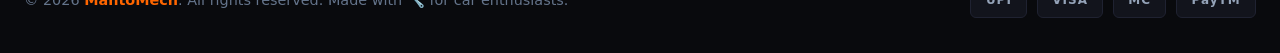
<file: frontend/html/checkout.html>
<!DOCTYPE html>
<html lang="en">
<head>
    <meta charset="UTF-8">
    <meta name="viewport" content="width=device-width, initial-scale=1.0">
    <title>Checkout — MahtoMech</title>
    <link rel="stylesheet" href="../css/style.css">
    <link rel="stylesheet" href="../css/checkout.css">
    <link rel="stylesheet" href="https://cdnjs.cloudflare.com/ajax/libs/font-awesome/6.5.1/css/all.min.css">
</head>
<body>
    <header>
    <nav id="nav-bar">
        <a href="index.html" class="brand-logo">
            <div class="logo-icon">
                <i class="fas fa-cog gear big-gear"></i>
                <i class="fas fa-cog gear small-gear"></i>
            </div>
            MAHTO<span>MECH</span>
        </a>
        <ul class="nav-link">
            <li><a href="index.html">Home</a></li>
            <li><a href="service.html">Services</a></li>
            <li><a href="buy-parts.html">Buy Parts</a></li>
            <li><a href="booking.html">Book Service</a></li>
            <li><a href="contact.html">Contact</a></li>
        </ul>
            <div class="nav-action">
                <div class="search-box">
                    <input type="text" placeholder="Search..." id="Searchbar">
                </div>
                <a href="login.html" class="login-logo" title="Login"><i class="fas fa-user"></i></a>
                <a href="cart.html" class="cart-logo" title="Cart">🛒<span class="shopping-cart" id="Cardcount">0</span></a>
                <button class="nav-toggle" id="navToggle" aria-label="Toggle Navigation"><i class="fas fa-bars"></i></button>
            </div>
        </nav>
    </header>

<div class="checkout-header">
    <h1>SECURE <span>CHECKOUT</span></h1>
    <p>Complete your purchase safely and securely.</p>
</div>


<div class="checkout-container">

    <div class="checkout-main">

        <div class="checkout-section">
            <div class="checkout-progress-bar">
                <div class="progress-circle active">1 <span>Shipping</span></div>
                <div class="progress-circle">2 <span>Payment</span></div>
                <div class="progress-circle">3 <span>Confirm</span></div>
            </div>
        </div>


        <div class="checkout-section">
            <h2>Shipping <span>Address</span></h2>

            <form id="checkoutForm">
                <div class="checkout-form-row">
                    <div class="checkout-form-group">
                        <label for="FullName">Full Name <span>*</span></label>
                        <input type="text" id="fullName" placeholder="Enter Your Full Name" required>
                    </div>

                    <div class="checkout-form-group">
                        <label for="email">Email Address <span>*</span></label>
                        <input type="text" id="email" placeholder="Enter Your Email Id" required>
                    </div>
                </div>


                <div class="checkout-form-row">
                    <div class="checkout-form-group">
                        <label for="phone">Phone Number <span>*</span></label>
                        <input type="text" id="phone" placeholder="+91 XXXXX XXXXX" required>
                    </div>


                    <div class="checkout-form-group">
                        <label for="country">Country <span>*</span></label>
                        <select id="country" required>
                            <option value="">Select Country</option>
                            <option value="India" selected>India</option>
                            <option value="Nepal">Nepal</option>
                            <option value="Sri Lanka">Sri Lanka</option>
                            <option value="Bangladesh">Bangladesh</option>
                        </select>
                    </div>
                </div>
                

                <div class="checkout-form-detail">
                    <div class="checkout-form-group">
                        <label for="address">Street Address <span>*</span></label>
                        <input type="text" id="address" placeholder="Ramgarh College Gate" required>
                    </div>
                </div>

                <div class="checkout-form-row">
                    <div class="checkout-form-group">
                        <label for="city">City <span>*</span></label>
                        <input type="text" id="city" placeholder="City" required>
                    </div>

                    <div class="checkout-form-group">
                        <label for="state">State <span>*</span></label>
                        <input type="text" id="state" placeholder="State" required>
                    </div>
                </div>

                <div class="checkout-form-row">
                    <div class="checkout-form-group">
                        <label for="pincode">Pin Code <span>*</span></label>
                        <input type="text" id="pinCode" required>
                    </div>

                    <div class="checkout-form-group">
                        <label for="landmark">Land Mark (Optional)</label>
                        <input type="text" id="landmark">
                    </div>
                </div>
                <div class="checkbox-group">
                    <input type="checkbox" id="billingsame" checked>
                    <label for="billingsame">Billind Address Same as Shipping</label>
                </div>


                <div class="checkout-section">
                    <h2><i class="fas fa-credit-card"></i>Payment <span>Method</span></h2>

                    <div class="payment-methods">
                        <div class="payment-method-selected" data-method="card">
                            <span class="payment-name">Credit/Debit Card</span>
                        </div>


                    
                        <div class="payment-method-selected" data-method="upi">
                            <span class="payment-name">UPI</span>
                        </div>

                        <div class="payment-method-selected" data-method="netbanking">
                            <span class="payment-name">Net Banking</span>
                        </div>

                        <div class="payment-method-selected">
                            <span class="payment-name">Cash on Delivery</span>
                        </div>
                    </div>

                    <div class="checkout-group">
                        <input type="checkbox" id="termsAgree" required>
                        <label for="termsAgree">I agree to the <a href="#">Terms & Conditions</a></label>
                    </div>

                    <button type="submit" class="checkout-button">
                        <i class="fas fa-lock"></i> PROCEED TO PAYMENT
                    </button>
                </div>
            </form>
        </div>
    </div>


    <div class="checkout-sidebar">
        <h2>ORDER SUMMARY</h2>







        <div class="checkout-sidebar-group">
            <div class="promo-code">
                <input type="text" id="promoCode" placeholder="Enter promo code">
                <button type="button" onclick="applyPromo()">Apply</button>
            </div>

            <div class="checkout-summary-item">
                <span class="item-name">Subtotal</span>
                <span class="item-price" id="subtotal">₹0</span>
            </div>

            <div class="checkout-summary-item">
                <span class="item-name">Shipping</span>
                <span class="item-price" id="shipping">FREE</span>
            </div>

            <div class="checkout-summary-item">
                <span class="item-name">Tax (18% GST)</span>
                <span class="item-price" id="tax">₹0</span>
            </div>

            <div class="checkout-summary-item" id="discountRow">
                <span class="item-name">Discount</span>
                <span class="item-price" id="discount">-₹0</span>
            </div>

            <div class="checkout-summary-total">
                <span class="total-label">TOTAL</span>
                <span class="total-amount" id="totalAmount">₹0</span>
            </div>
            <div class="checkout-safe">
                <p>✅ Secure SSL encryption</p>
                <p>✅ 100% safe transactions</p>
                <p>✅ Easy returns & refunds</p>
            </div>


        </div>
    </div>
</div>


<footer>
    <div class="footer-bottom">
        <p>© 2026 <span>MahtoMech</span>. All rights reserved. Made with 🔧 for car enthusiasts.</p>
        <div class="payment-icons">
            <div class="payment-icon">UPI</div>
            <div class="payment-icon">VISA</div>
            <div class="payment-icon">MC</div>
            <div class="payment-icon">PayTM</div>
        </div>
    </div>
</footer>

<script src="../js/api.js"></script>
<script src="../js/main.js" defer></script>
<script src="../js/checkout.js" defer></script>
</body>
</html>
</file>
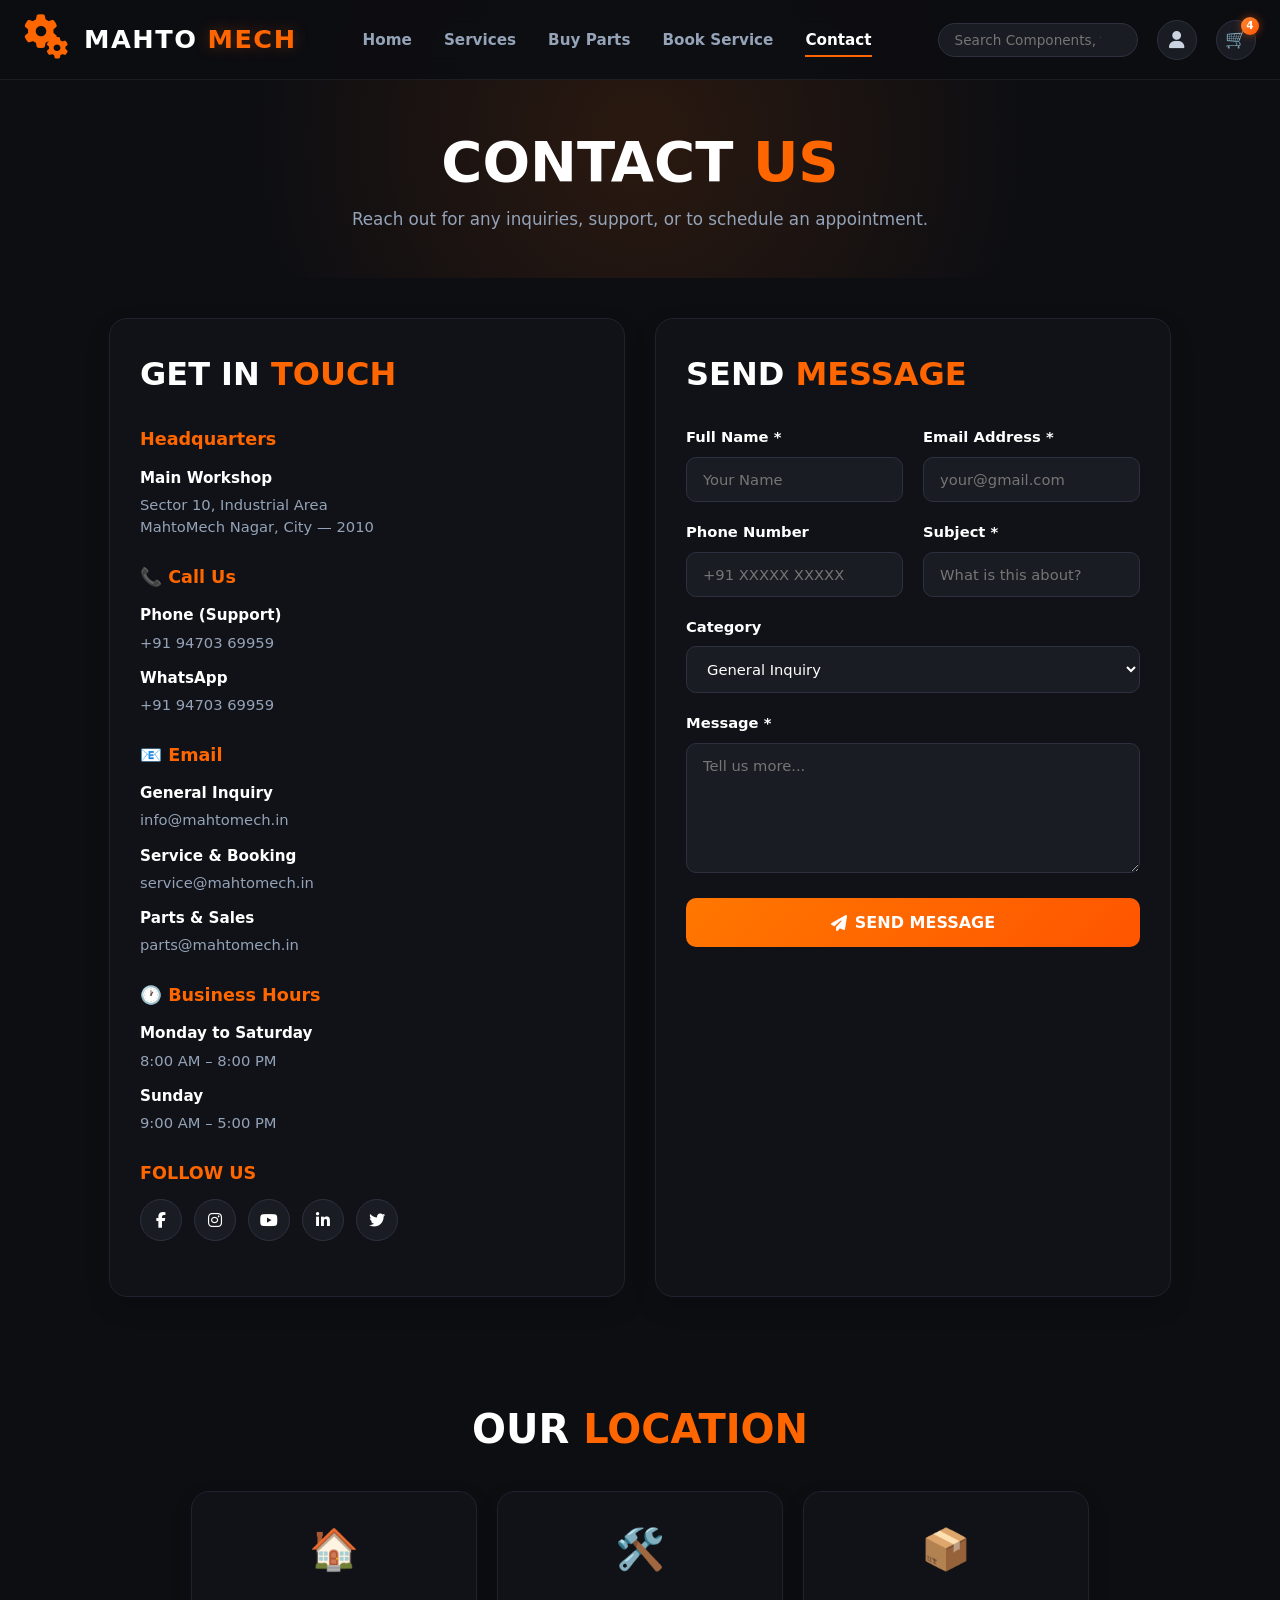
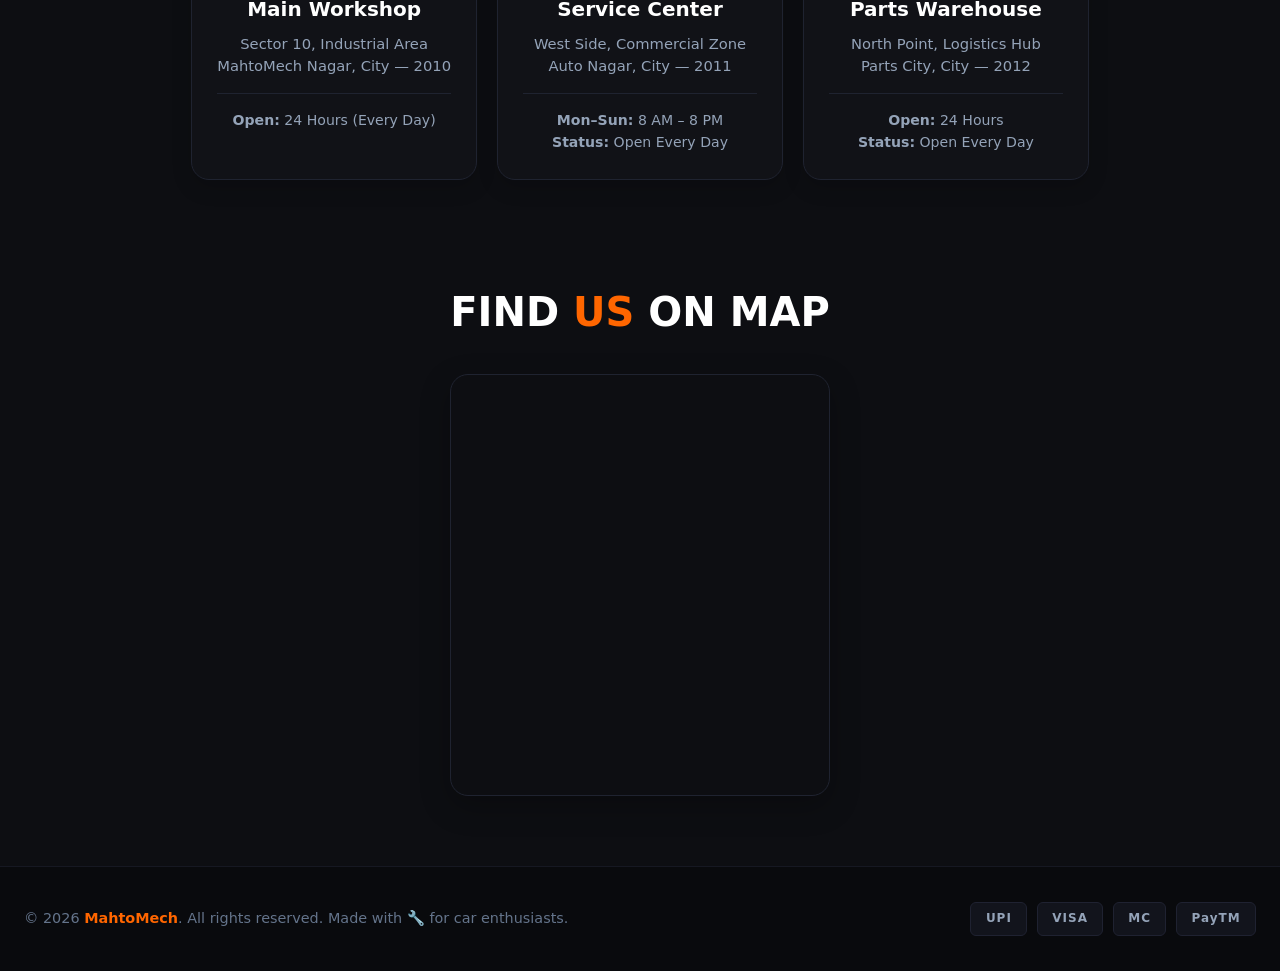
<file: frontend/html/contact.html>
<!DOCTYPE html>
<html lang="en">
<head>
    <meta charset="UTF-8">
    <meta name="viewport" content="width=device-width, initial-scale=1.0">
    <title>MahtoMech — Mechanical Shop & Vehicle Parts</title>
    <link rel="stylesheet" href="../css/style.css">
    <link rel="stylesheet" href="../css/contact.css">
    <link rel="stylesheet" href="https://cdnjs.cloudflare.com/ajax/libs/font-awesome/6.5.1/css/all.min.css">
</head>
<body>
    <header>
        <nav id="nav-bar">
            <a href="index.html" class="brand-logo">
                <div class="logo-icon">
                    <i class="fas fa-cog gear big-gear"></i>
                    <i class="fas fa-cog gear small-gear"></i>
                </div>

                MAHTO<span>MECH</span>
            </a>
            <ul class="nav-link">
                <li><a href="index.html">Home</a></li>
                <li><a href="service.html">Services</a></li>
                <li><a href="buy-parts.html">Buy Parts</a></li>
                <li><a href="booking.html">Book Service</a></li>
                <li><a href="contact.html" class="active">Contact</a></li>
            </ul>
            <div class="nav-action">
                <div class="search-box">
                    <input type="text" placeholder="Search Components, fixes..." id="Searchbar">   
                </div>
                <a href="login.html" class="login-logo" title="Login"><i class="fas fa-user"></i></a>
                <a href="cart.html" class="cart-logo" title="Cart">🛒<span class="shopping-cart" id="Cardcount">0</span></a>
                <button class="nav-toggle" id="navToggle" aria-label="Toggle Navigation"><i class="fas fa-bars"></i></button>
            </div>
        </nav>
    </header>


    <div class="contact-header">
        <h1>CONTACT <span>US</span></h1>
        <p>Reach out for any inquiries, support, or to schedule an appointment.</p>
    </div>

    <div class="container">
        <div class="contact-card">
            <div class="contact-card-body">
                <h2>GET IN <span>TOUCH</span></h2>

                <div class="contact-group">
                    <h3>Headquarters</h3>
                    <div class="contact-group-item">
                        <span>Main Workshop</span>
                        <p>Sector 10, Industrial Area<br>MahtoMech Nagar, City — 2010</p>
                    </div>
                </div>

                <div class="contact-group">
                    <h3>📞 Call Us</h3>
                    <div class="contact-group-item">
                        <span>Phone (Support)</span>
                        <p><a href="tel:+919470369959">+91 94703 69959</a></p>
                    </div>

                    <div class="contact-group-item">
                        <span>WhatsApp</span>
                        <p><a href="https://wa.me/919470369959" target="_blank">+91 94703 69959</a></p>
                    </div>
                </div>


                <div class="contact-group">
                    <h3>📧 Email</h3>
                    <div class="contact-group-item">
                        <span>General Inquiry</span>
                        <p><a href="mailto:info@mahtomech.in">info@mahtomech.in</a></p>
                    </div>

                    <div class="contact-group-item">
                        <span>Service & Booking</span>
                        <p><a href="mailto:service@mahtomech.in">service@mahtomech.in</a></p>
                    </div>

                    <div class="contact-group-item">
                        <span>Parts & Sales</span>
                        <p><a href="mailto:parts@mahtomech.in">parts@mahtomech.in</a></p>
                    </div>
                </div>
                <div class="contact-group">
                    <h3>🕐 Business Hours</h3>
                    <div class="contact-group-item">
                        <span>Monday to Saturday</span>
                        <p>8:00 AM – 8:00 PM</p>
                    </div>

                    <div class="contact-group-item">
                        <span>Sunday</span>
                        <p>9:00 AM – 5:00 PM</p>
                    </div>
                </div>
            

                <div class="contact-group">
                    <h3>FOLLOW US</h3>
                    <div class="social-link">
                        <a href="#"  title="Facebook"><i class="fab fa-facebook-f"></i></a>
                        <a href="#"  title="Instagram"><i class="fab fa-instagram"></i></a>
                        <a href="#"  title="YouTube"><i class="fab fa-youtube"></i></a>
                        <a href="#"  title="LinkedIn"><i class="fab fa-linkedin-in"></i></a>
                        <a href="#"  title="Twitter"><i class="fab fa-twitter"></i></a>
                    </div>
                </div>
            </div>

            <div class="contact-form">
                <h3>SEND <span>MESSAGE</span></h3>
                <form method="post" action="/contact-submit">
                    <div class="contact-form-detail">
                        <div class="contact-form-group">
                            <label for="name">Full Name *</label>
                            <input type="text" id="name" name="name" placeholder="Your Name" required>
                        </div>

                        <div class="form-group">
                            <label for="email">Email Address *</label>
                            <input type="email" id="email" name="email" placeholder="your@gmail.com" required>
                        </div>
                    </div>

                    <div class="contact-form-detail">
                        <div class="contact-form-group">
                            <label for="phone">Phone Number</label>
                            <input type="tel" id="phone" name="phone" placeholder="+91 XXXXX XXXXX">
                        </div>
                        <div class="contact-form-group">
                            <label for="subject">Subject *</label>
                            <input type="text" id="subject" name="subject" placeholder="What is this about?" required>
                        </div>
                    </div>


                    <div class="form-group">
                        <label for="category">Category</label>
                        <select id="category" name="category">
                            <option>General Inquiry</option>
                            <option>Service Question</option>
                            <option>Parts Availability</option>
                            <option>Feedback</option>
                            <option>Complaint</option>
                            <option>Partnership Inquiry</option>
                        </select>
                    </div>

                    <div class="form-group">
                        <label for="message">Message *</label>
                        <textarea id="message" name="message" placeholder="Tell us more..." required></textarea>
                    </div>

                    <button type="submit" class="button-send">
                        <i class="fa fa-paper-plane"></i> SEND MESSAGE
                    </button>
                </form>
            </div>
        </div>
    </div>

    <section class="location-section">
        <h2>OUR <span>LOCATION</span></h2>
        <div class="location-main-section">
            <div class="location-card">
                <span>🏠</span>
                <h3>Main Workshop</h3>
                <p>Sector 10, Industrial Area<br>MahtoMech Nagar, City — 2010</p>
                <div class="location-hours">
                    <div><strong>Open:</strong> 24 Hours (Every Day)</div>
                </div>
            </div>


            <div class="location-card">
                <span>🛠️</span>
                <h3>Service Center</h3>
                <p>West Side, Commercial Zone<br>Auto Nagar, City — 2011</p>
                <div class="location-hours">
                    <div><strong>Mon–Sun:</strong> 8 AM – 8 PM</div>
                    <div><strong>Status:</strong> Open Every Day</div>
                </div>
            </div>
            <div class="location-card">
                <span>📦</span>
                <h3>Parts Warehouse</h3>
                <p>North Point, Logistics Hub<br>Parts City, City — 2012</p>
                <div class="location-hours">
                    <div><strong>Open:</strong> 24 Hours</div>
                    <div><strong>Status:</strong> Open Every Day</div>
                </div>
            </div>
        </div>
    </section>

    <section class="map-section">
        <h2>FIND <span>US</span> ON MAP</h2>
        <div class="map-container">
            <iframe src="https://www.google.com/maps/embed?pb=!1m18!1m12!1m3!1d69463.92024535808!2d85.51837120574419!3d23.598456433788446!2m3!1f0!2f0!3f0!3m2!1i1024!2i768!4f13.1!3m3!1m2!1s0x39f4f5003a84058f%3A0x8713a65d1c164a72!2sKothar%20Ramgarh!5e0!3m2!1sen!2sin!4v1781281127774!5m2!1sen!2sin" width="600" height="450" style="border:0;" allowfullscreen="" loading="lazy" referrerpolicy="no-referrer-when-downgrade"></iframe>
        </div>
    </section>

    <footer>
        <div class="footer-bottom">
            <p>© 2026 <span>MahtoMech</span>. All rights reserved. Made with 🔧 for car enthusiasts.</p>
            <div class="payment-icons">
                <div class="payment-icon">UPI</div>
                <div class="payment-icon">VISA</div>
                <div class="payment-icon">MC</div>
                <div class="payment-icon">PayTM</div>
            </div>
        </div>
    </footer>

    <script src="../js/api.js"></script>
    <script src="../js/main.js" defer></script>
    <script src="../js/contact.js" defer></script>
</body>
</html>
</file>
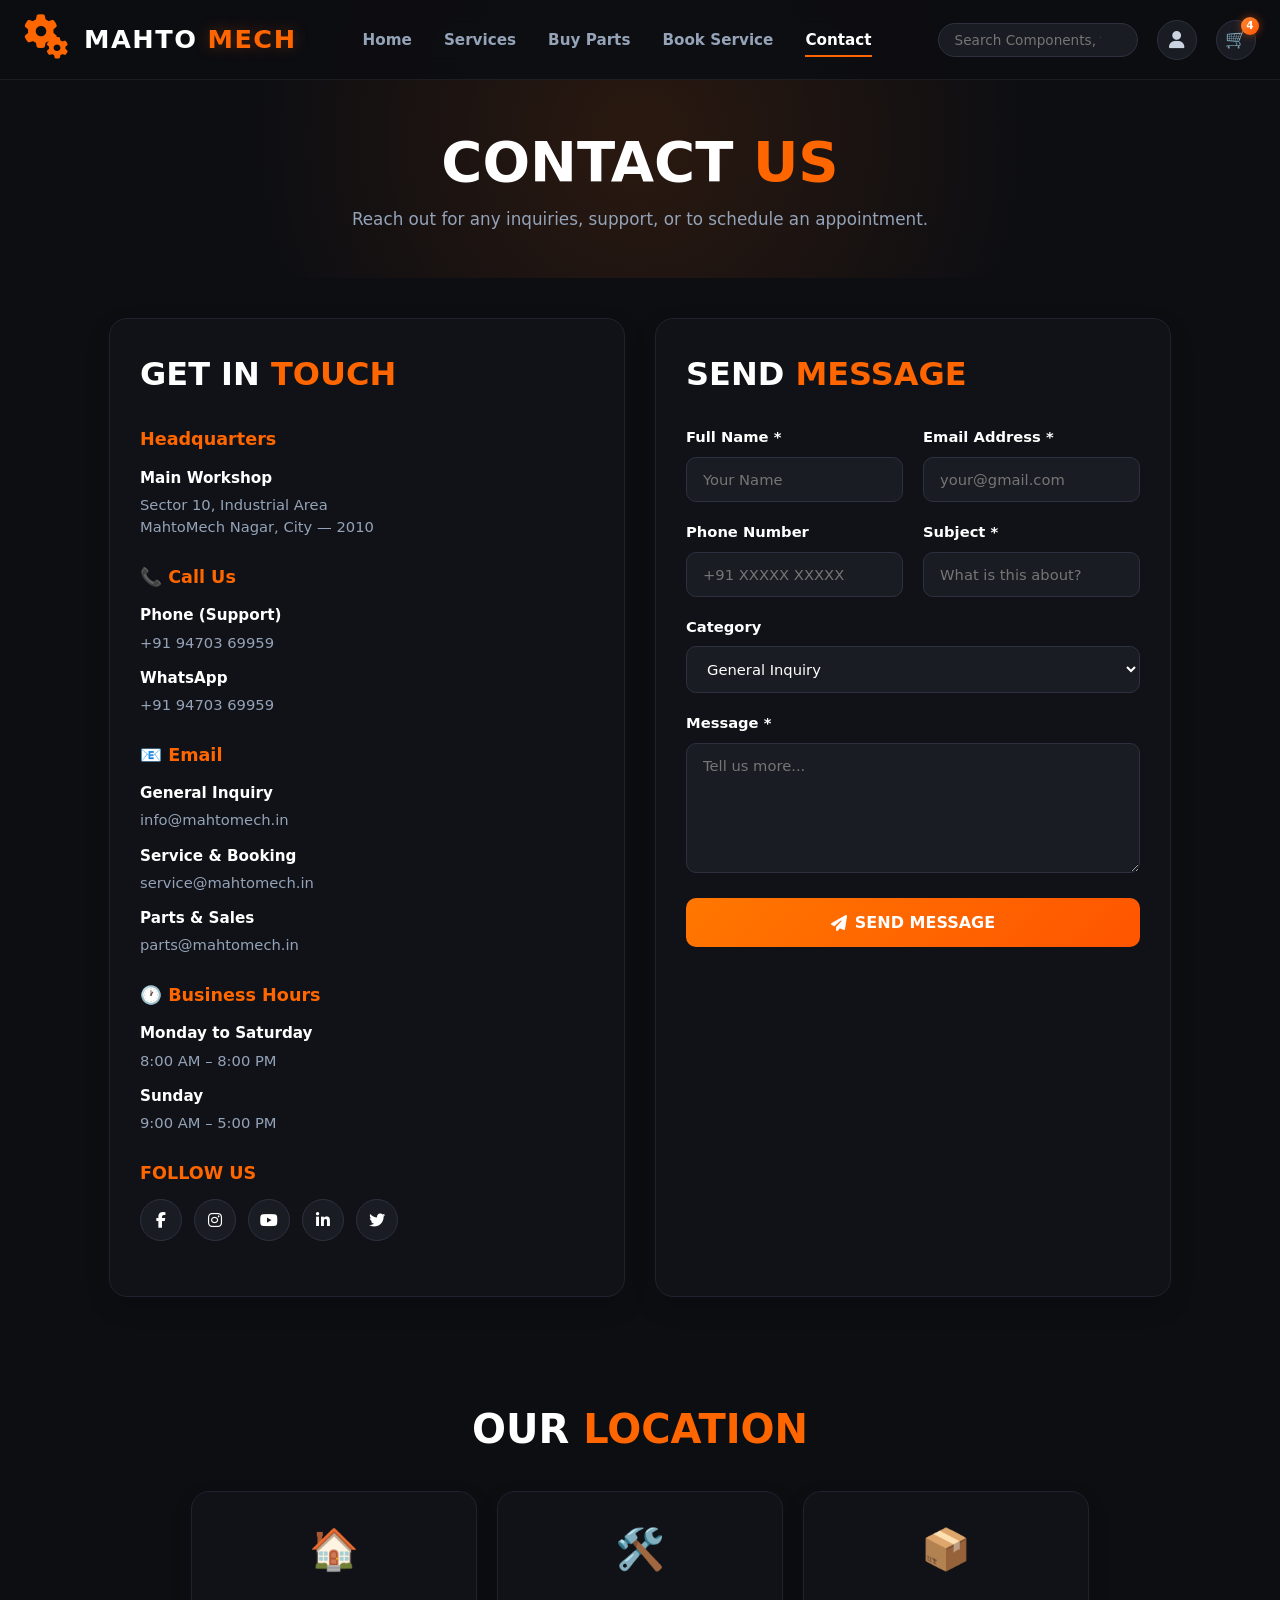
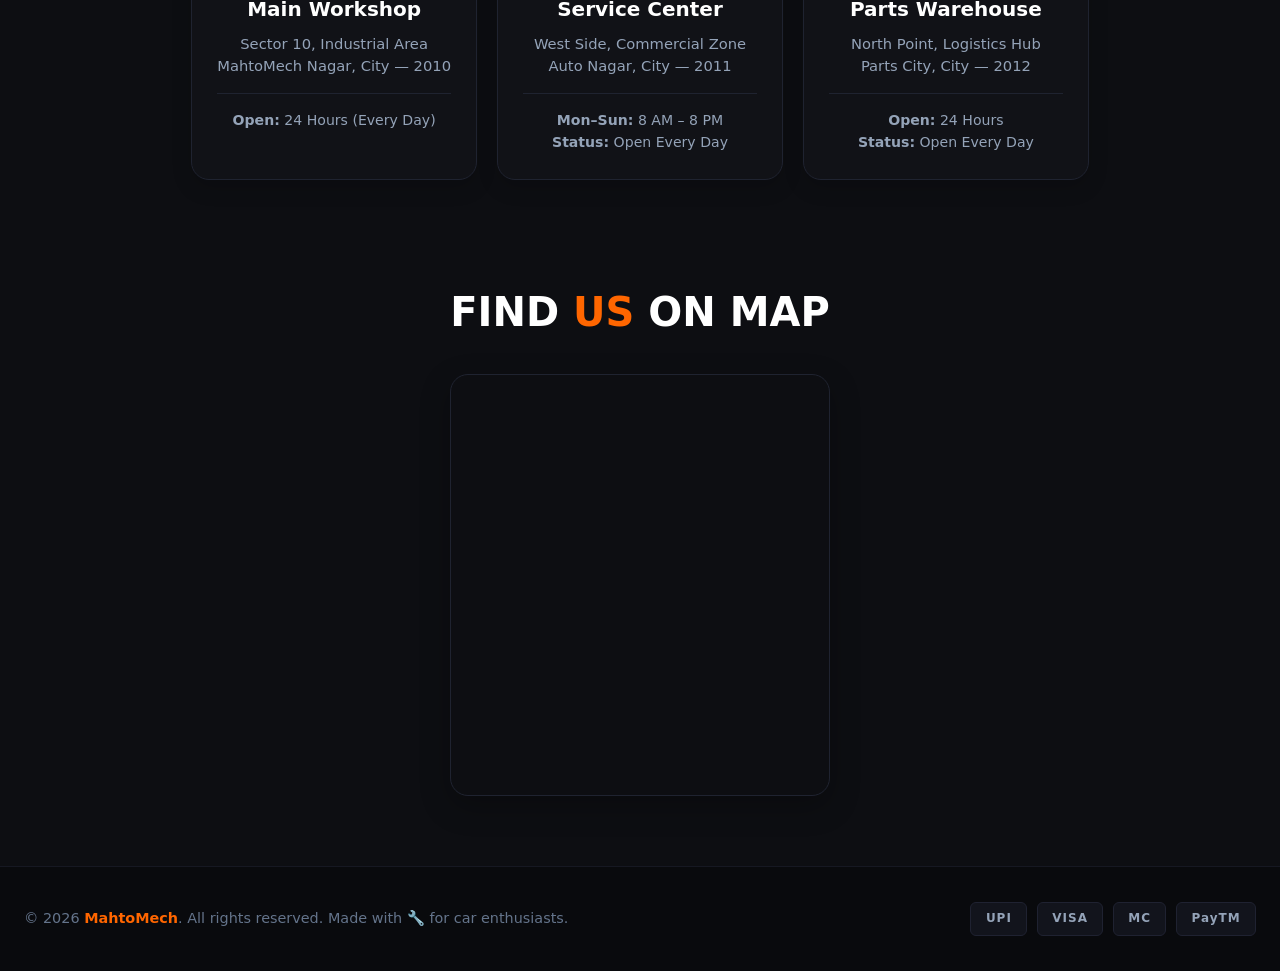
<file: frontend/html/Contact.html>
<!DOCTYPE html>
<html lang="en">
<head>
    <meta charset="UTF-8">
    <meta name="viewport" content="width=device-width, initial-scale=1.0">
    <title>MahtoMech — Mechanical Shop & Vehicle Parts</title>
    <link rel="stylesheet" href="../CSS/style.css">
    <link rel="stylesheet" href="../CSS/Contact.css">
    <link rel="stylesheet" href="https://cdnjs.cloudflare.com/ajax/libs/font-awesome/6.5.1/css/all.min.css">
</head>
<body>
    <header>
        <nav id="nav-bar">
            <a href="index.html" class="brand-logo">
                <div class="logo-icon">
                    <i class="fas fa-cog gear big-gear"></i>
                    <i class="fas fa-cog gear small-gear"></i>
                </div>

                MAHTO<span>MECH</span>
            </a>
            <ul class="nav-link">
                <li><a href="index.html">Home</a></li>
                <li><a href="service.html">Services</a></li>
                <li><a href="buy-parts.html">Buy Parts</a></li>
                <li><a href="booking.html">Book Service</a></li>
                <li><a href="Contact.html" class="active">Contact</a></li>
            </ul>
            <div class="nav-action">
                <div class="search-box">
                    <input type="text" placeholder="Search Components, fixes..." id="Searchbar">   
                </div>
                <a href="login.html" class="login-logo" title="Login"><i class="fas fa-user"></i></a>
                <a href="Cart.html" class="cart-logo" title="Cart">🛒<span class="shopping-cart" id="Cardcount">0</span></a>
                <button class="nav-toggle" id="navToggle" aria-label="Toggle Navigation"><i class="fas fa-bars"></i></button>
            </div>
        </nav>
    </header>


    <div class="contact-header">
        <h1>CONTACT <span>US</span></h1>
        <p>Reach out for any inquiries, support, or to schedule an appointment.</p>
    </div>

    <div class="container">
        <div class="contact-card">
            <div class="contact-card-body">
                <h2>GET IN <span>TOUCH</span></h2>

                <div class="contact-group">
                    <h3>Headquarters</h3>
                    <div class="contact-group-item">
                        <span>Main Workshop</span>
                        <p>Sector 10, Industrial Area<br>MahtoMech Nagar, City — 2010</p>
                    </div>
                </div>

                <div class="contact-group">
                    <h3>📞 Call Us</h3>
                    <div class="contact-group-item">
                        <span>Phone (Support)</span>
                        <p><a href="tel:+919470369959">+91 94703 69959</a></p>
                    </div>

                    <div class="contact-group-item">
                        <span>WhatsApp</span>
                        <p><a href="https://wa.me/919470369959" target="_blank">+91 94703 69959</a></p>
                    </div>
                </div>


                <div class="contact-group">
                    <h3>📧 Email</h3>
                    <div class="contact-group-item">
                        <span>General Inquiry</span>
                        <p><a href="mailto:info@mahtomech.in">info@mahtomech.in</a></p>
                    </div>

                    <div class="contact-group-item">
                        <span>Service & Booking</span>
                        <p><a href="mailto:service@mahtomech.in">service@mahtomech.in</a></p>
                    </div>

                    <div class="contact-group-item">
                        <span>Parts & Sales</span>
                        <p><a href="mailto:parts@mahtomech.in">parts@mahtomech.in</a></p>
                    </div>
                </div>
                <div class="contact-group">
                    <h3>🕐 Business Hours</h3>
                    <div class="contact-group-item">
                        <span>Monday to Saturday</span>
                        <p>8:00 AM – 8:00 PM</p>
                    </div>

                    <div class="contact-group-item">
                        <span>Sunday</span>
                        <p>9:00 AM – 5:00 PM</p>
                    </div>
                </div>
            

                <div class="contact-group">
                    <h3>FOLLOW US</h3>
                    <div class="social-link">
                        <a href="#"  title="Facebook"><i class="fab fa-facebook-f"></i></a>
                        <a href="#"  title="Instagram"><i class="fab fa-instagram"></i></a>
                        <a href="#"  title="YouTube"><i class="fab fa-youtube"></i></a>
                        <a href="#"  title="LinkedIn"><i class="fab fa-linkedin-in"></i></a>
                        <a href="#"  title="Twitter"><i class="fab fa-twitter"></i></a>
                    </div>
                </div>
            </div>

            <div class="contact-form">
                <h3>SEND <span>MESSAGE</span></h3>
                <form method="post" action="/contact-submit">
                    <div class="contact-form-detail">
                        <div class="contact-form-group">
                            <label for="name">Full Name *</label>
                            <input type="text" id="name" name="name" placeholder="Your Name" required>
                        </div>

                        <div class="form-group">
                            <label for="email">Email Address *</label>
                            <input type="email" id="email" name="email" placeholder="your@gmail.com" required>
                        </div>
                    </div>

                    <div class="contact-form-detail">
                        <div class="contact-form-group">
                            <label for="phone">Phone Number</label>
                            <input type="tel" id="phone" name="phone" placeholder="+91 XXXXX XXXXX">
                        </div>
                        <div class="contact-form-group">
                            <label for="subject">Subject *</label>
                            <input type="text" id="subject" name="subject" placeholder="What is this about?" required>
                        </div>
                    </div>


                    <div class="form-group">
                        <label for="category">Category</label>
                        <select id="category" name="category">
                            <option>General Inquiry</option>
                            <option>Service Question</option>
                            <option>Parts Availability</option>
                            <option>Feedback</option>
                            <option>Complaint</option>
                            <option>Partnership Inquiry</option>
                        </select>
                    </div>

                    <div class="form-group">
                        <label for="message">Message *</label>
                        <textarea id="message" name="message" placeholder="Tell us more..." required></textarea>
                    </div>

                    <button type="submit" class="button-send">
                        <i class="fa fa-paper-plane"></i> SEND MESSAGE
                    </button>
                </form>
            </div>
        </div>
    </div>

    <section class="location-section">
        <h2>OUR <span>LOCATION</span></h2>
        <div class="location-main-section">
            <div class="location-card">
                <span>🏠</span>
                <h3>Main Workshop</h3>
                <p>Sector 10, Industrial Area<br>MahtoMech Nagar, City — 2010</p>
                <div class="location-hours">
                    <div><strong>Open:</strong> 24 Hours (Every Day)</div>
                </div>
            </div>


            <div class="location-card">
                <span>🛠️</span>
                <h3>Service Center</h3>
                <p>West Side, Commercial Zone<br>Auto Nagar, City — 2011</p>
                <div class="location-hours">
                    <div><strong>Mon–Sun:</strong> 8 AM – 8 PM</div>
                    <div><strong>Status:</strong> Open Every Day</div>
                </div>
            </div>
            <div class="location-card">
                <span>📦</span>
                <h3>Parts Warehouse</h3>
                <p>North Point, Logistics Hub<br>Parts City, City — 2012</p>
                <div class="location-hours">
                    <div><strong>Open:</strong> 24 Hours</div>
                    <div><strong>Status:</strong> Open Every Day</div>
                </div>
            </div>
        </div>
    </section>

    <section class="map-section">
        <h2>FIND <span>US</span> ON MAP</h2>
        <div class="map-container">
            <iframe src="https://www.google.com/maps/embed?pb=!1m18!1m12!1m3!1d69463.92024535808!2d85.51837120574419!3d23.598456433788446!2m3!1f0!2f0!3f0!3m2!1i1024!2i768!4f13.1!3m3!1m2!1s0x39f4f5003a84058f%3A0x8713a65d1c164a72!2sKothar%20Ramgarh!5e0!3m2!1sen!2sin!4v1781281127774!5m2!1sen!2sin" width="600" height="450" style="border:0;" allowfullscreen="" loading="lazy" referrerpolicy="no-referrer-when-downgrade"></iframe>
        </div>
    </section>

    <footer>
        <div class="footer-bottom">
            <p>© 2026 <span>MahtoMech</span>. All rights reserved. Made with 🔧 for car enthusiasts.</p>
            <div class="payment-icons">
                <div class="payment-icon">UPI</div>
                <div class="payment-icon">VISA</div>
                <div class="payment-icon">MC</div>
                <div class="payment-icon">PayTM</div>
            </div>
        </div>
    </footer>

    <script src="../JAVASRIPT/api.js"></script>
    <script src="../JAVASRIPT/main.js" defer></script>
    <script src="../JAVASRIPT/contact.js" defer></script>
</body>
</html>
</file>
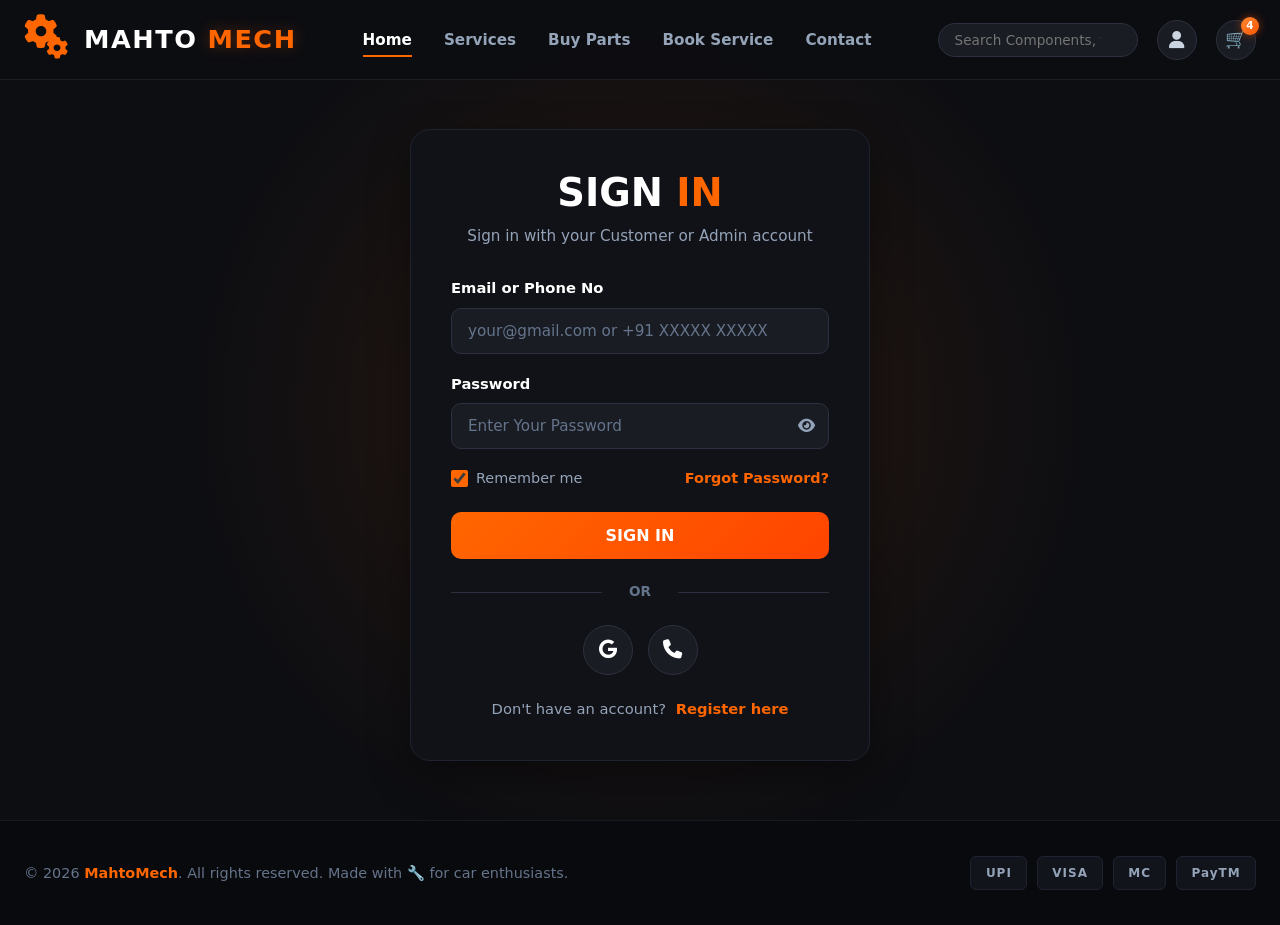
<file: frontend/html/login.html>
<!DOCTYPE html>
<html lang="en"> 
<head>
    <meta charset="UTF-8">
    <meta name="viewport" content="width=device-width, initial-scale=1.0">
    <title>MahtoMech — Mechanical Shop & Vehicle Parts</title>
    <link rel="stylesheet" href="../css/style.css">
    <link rel="stylesheet" href="../css/login.css">
    <link rel="stylesheet" href="https://cdnjs.cloudflare.com/ajax/libs/font-awesome/6.5.1/css/all.min.css">
</head>
<body>
    <header>
        <nav id="nav-bar">
            <a href="index.html" class="brand-logo">
                <div class="logo-icon">
                    <i class="fas fa-cog gear big-gear"></i>
                    <i class="fas fa-cog gear small-gear"></i>
                </div>

                MAHTO<span>MECH</span>
            </a>
            <ul class="nav-link">
                <li><a href="index.html" class="active">Home</a></li>
                <li><a href="service.html">Services</a></li>
                <li><a href="buy-parts.html">Buy Parts</a></li>
                <li><a href="booking.html">Book Service</a></li>
                <li><a href="contact.html">Contact</a></li>
            </ul>
            <div class="nav-action">
                <div class="search-box">
                    <input type="text" placeholder="Search Components, fixes..." id="Searchbar">   
                </div>
                <a href="login.html" class="login-logo" title="Login"><i class="fas fa-user"></i></a>
                <a href="cart.html" class="cart-logo" title="Cart">🛒<span class="shopping-cart" id="Cardcount">0</span></a>
                <button class="nav-toggle" id="navToggle" aria-label="Toggle Navigation"><i class="fas fa-bars"></i></button>
            </div>
        </nav>
    </header>


    <div class="login-page">
        <div class="login-card">
            <div class="login-card-header">
                <h1>SIGN <span>IN</span></h1>
                <p>Sign in with your Customer or Admin account</p>
            </div>

            <form method="post" action="#submit" novalidate>
                <div class="login-form-group">
                    <label for="email">Email or Phone No</label>
                    <input type="text" name="email" id="email" placeholder="your@gmail.com or +91 XXXXX XXXXX" autocomplete="username" required>
                </div>

                <div class="login-form-group">
                    <label for="password">Password</label>
                    <div style="position: relative;">
                        <input type="password" name="password" id="password" placeholder="Enter Your Password" autocomplete="current-password" required style="padding-right: 42px;">
                        <i class="fas fa-eye" id="togglePasswordBtn" style="position: absolute; right: 14px; top: 50%; transform: translateY(-50%); cursor: pointer; color: #94a3b8; font-size: 0.95rem;"></i>
                    </div>
                </div>

                <div class="login-checkbox-group">
                    <div>
                        <input type="checkbox" name="remember" id="remember" checked>
                        <label for="remember">Remember me</label>
                    </div>
                    <a href="#" class="forgot-link">Forgot Password?</a>
                </div>

                <button type="submit" class="button-submit">SIGN IN</button>
            </form>
            <div class="divider">OR</div>

            <div class="sign-buttons">
                <button class="sign-btn" title="Google Login">
                     <i class="fab fa-google"></i>
                </button>
                <button class="sign-btn" title="Phone Login">
                     <i class="fas fa-phone"></i>
                </button>
            </div>
            <div class="login-form-footer">Don't have an account?
                <a href="#" id="registerLink">Register here</a>
            </div>

        </div>
    </div>

    <footer>
        <div class="footer-bottom">
            <p>© 2026 <span>MahtoMech</span>. All rights reserved. Made with 🔧 for car enthusiasts.</p>
            <div class="payment-icons">
                <div class="payment-icon">UPI</div>
                <div class="payment-icon">VISA</div>
                <div class="payment-icon">MC</div>
                <div class="payment-icon">PayTM</div>
            </div>
        </div>
    </footer>

    <script src="../js/api.js"></script>
    <script src="../js/main.js" defer></script>
    <script src="../js/login.js" defer></script>
</body>
</html>
</file>
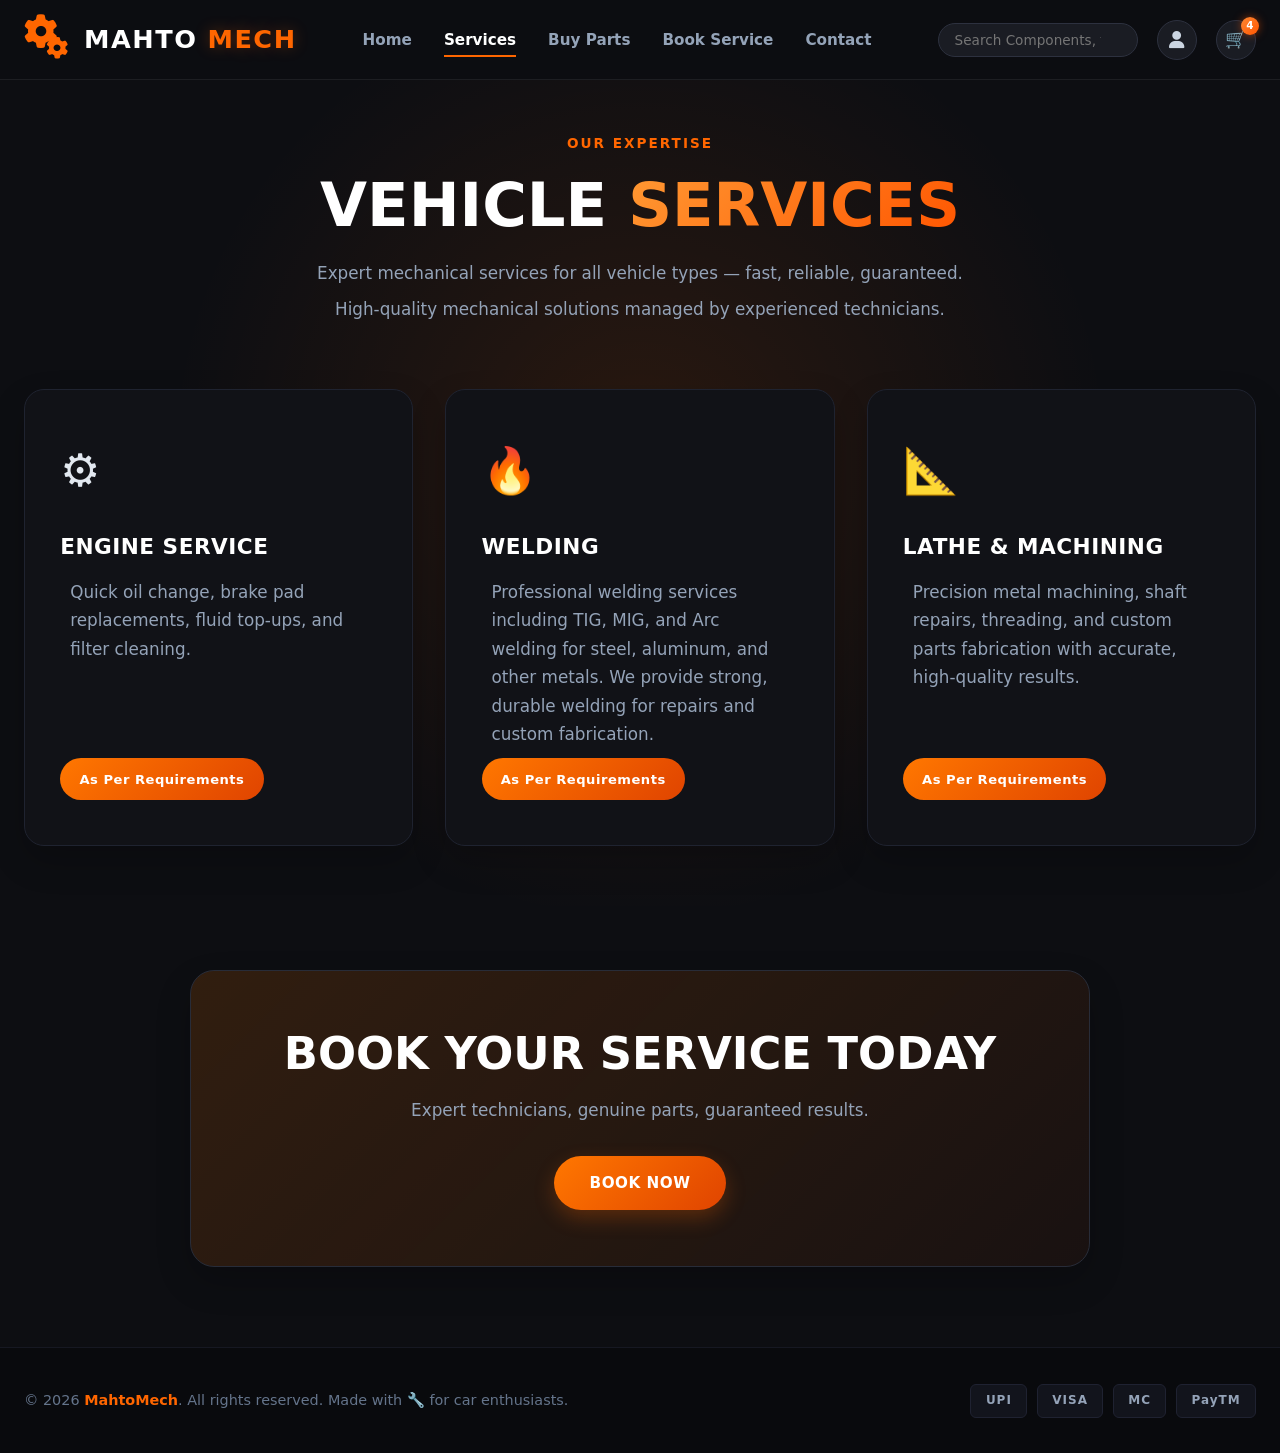
<file: frontend/html/service.html>
<!DOCTYPE html>
<html lang="en">
<head>
    <meta charset="UTF-8">
    <meta name="viewport" content="width=device-width, initial-scale=1.0">
    <title>MahtoMech — Mechanical Shop & Vehicle Parts</title>
    <link rel="stylesheet" href="../css/style.css">
    <link rel="stylesheet" href="../css/service.css">
    <link rel="stylesheet" href="https://cdnjs.cloudflare.com/ajax/libs/font-awesome/6.5.1/css/all.min.css">
</head>
<body>
    <header>
        <nav id="nav-bar">
            <a href="index.html" class="brand-logo">
                <div class="logo-icon">
                    <i class="fas fa-cog gear big-gear"></i>
                    <i class="fas fa-cog gear small-gear"></i>
                </div>

                MAHTO<span>MECH</span>
            </a>
            <ul class="nav-link">
                <li><a href="index.html">Home</a></li>
                <li><a href="service.html" class="active">Services</a></li>
                <li><a href="buy-parts.html">Buy Parts</a></li>
                <li><a href="booking.html">Book Service</a></li>
                <li><a href="contact.html">Contact</a></li>
            </ul>
            <div class="nav-action">
                <div class="search-box">
                    <input type="text" placeholder="Search Components, fixes..." id="Searchbar">   
                </div>
                <a href="login.html" class="login-logo" title="Login"><i class="fas fa-user"></i></a>
                <a href="cart.html" class="cart-logo" title="Cart">🛒<span class="shopping-cart" id="Cardcount">0</span></a>
                <button class="nav-toggle" id="navToggle" aria-label="Toggle Navigation"><i class="fas fa-bars"></i></button>
            </div>
        </nav>
    </header>


    <section id="service-hero">
        <div class="service-hero-page">
            <span class="service-hero-sub">OUR EXPERTISE</span>
            <h1>VEHICLE <span>SERVICES</span></h1>
        </div>
        <p>Expert mechanical services for all vehicle types — fast, reliable, guaranteed.</p>
        <p>High-quality mechanical solutions managed by experienced technicians.</p>


        <div class="service-card">
            <div class="service-card-icon">
                <span class="service-icon">⚙️</span>
                <h3>ENGINE SERVICE</h3>
                <p>Quick oil change, brake pad replacements, fluid top-ups, and filter cleaning.</p>
                <span class="price">As Per Requirements</span>
            </div>
            <div class="service-card-icon">
                <span class="service-icon">🔥</span>
                <h3>WELDING</h3>
                <p>Professional welding services including TIG, MIG, and Arc welding for steel, aluminum, and other metals. We provide strong, durable welding for repairs and custom fabrication.</p>
                <span class="price">As Per Requirements</span>
            </div>
            <div class="service-card-icon">
                <span class="service-icon">📐</span>
                <h3>LATHE & MACHINING</h3>
                <p>  Precision metal machining, shaft repairs, threading, and custom parts fabrication with accurate, high-quality results.</p>
                <span class="price">As Per Requirements</span>
            </div>  
        </div>
    </section>

    
    <div class="service-booking">
        <h2>BOOK YOUR SERVICE TODAY</h2>
        <p>Expert technicians, genuine parts, guaranteed results.</p>
        <a href="booking.html">BOOK NOW</a>
    </div>

    <footer>
        <div class="footer-bottom">
            <p>© 2026 <span>MahtoMech</span>. All rights reserved. Made with 🔧 for car enthusiasts.</p>
            <div class="payment-icons">
                <div class="payment-icon">UPI</div>
                <div class="payment-icon">VISA</div>
                <div class="payment-icon">MC</div>
                <div class="payment-icon">PayTM</div>
            </div>
        </div>
    </footer>

    <script src="../js/api.js"></script>
    <script src="../js/main.js" defer></script>
    <script src="../js/service.js" defer></script>
</body>
</html>
</file>
<file: frontend/css/style.css>
* {
    margin: 0;
    padding: 0;
    box-sizing: border-box;
    font-family: 'Inter', 'Segoe UI', system-ui, sans-serif;
}

html, body {
    width: 100%;
    overflow-x: hidden;
}

body {
    background-color: #0d0e12; 
    color: #e2e8f0;           
    line-height: 1.6;
    min-height: 100vh;
    display: flex;
    flex-direction: column;
}

a {
    text-decoration: none;
    color: inherit;
    transition: all 0.25s cubic-bezier(0.4, 0, 0.2, 1);
}

ul {
    list-style: none;
}

img {
    max-width: 100%;
    height: auto;
    display: block;
}

::-webkit-scrollbar {
    width: 8px;
    height: 8px;
}
::-webkit-scrollbar-track {
    background: #0d0e12;
}
::-webkit-scrollbar-thumb {
    background: #262930;
    border-radius: 4px;
}
::-webkit-scrollbar-thumb:hover {
    background: #ff6600;
}


/* ============================================================
   HEADER & NAVBAR
   ============================================================ */
header {
    background-color: rgba(13, 14, 18, 0.95); 
    backdrop-filter: blur(12px);
    -webkit-backdrop-filter: blur(12px);
    position: fixed;
    top: 0;
    left: 0;
    width: 100%;
    z-index: 1000;
    border-bottom: 1px solid rgba(255, 255, 255, 0.07);
    height: 80px;
    display: flex;
    align-items: center;
    transition: all 0.3s ease;
}

#nav-bar {
    max-width: 1400px;
    width: 100%;
    margin: 0 auto;
    padding: 0 1.5rem;
    display: flex;
    justify-content: space-between;
    align-items: center;
    position: relative;
}

.brand-logo {
    display: flex;
    align-items: center;
    gap: 10px;
    font-size: 1.6rem;
    font-weight: 900;
    letter-spacing: 1.5px;
    color: #ffffff;
    white-space: nowrap;
    z-index: 1002;
}

.brand-logo span {
    color: #ff6600; 
    text-shadow: 0 0 15px rgba(255, 102, 0, 0.3);
}

.logo-icon {
    position: relative;
    width: 50px;
    height: 50px;
    flex-shrink: 0;
}

.gear {
    position: absolute;
    color: #ff6600;
    animation: rotate 6s linear infinite;
}

.big-gear {
    font-size: 34px;
    top: 0;
    left: 0;
}

.small-gear {
    font-size: 22px;
    top: 22px;
    left: 22px;
    animation-direction: reverse;
}

@keyframes rotate {
    from { transform: rotate(0deg); }
    to { transform: rotate(360deg); }
}

.nav-link {
    display: flex;
    gap: 2rem;
    align-items: center;
}

.nav-link a {
    font-weight: 600;
    font-size: 0.95rem;
    color: #94a3b8; 
    position: relative;
    padding: 0.5rem 0;
    white-space: nowrap;
}

.nav-link a::after {
    content: '';
    position: absolute;
    bottom: 0;
    left: 0;
    width: 0;
    height: 2px;
    background-color: #ff6600;
    transition: width 0.25s ease;
}

.nav-link a:hover::after, 
.nav-link a.active::after {
    width: 100%;
}

.nav-link a:hover, 
.nav-link a.active {
    color: #ffffff;
}

.nav-action {
    display: flex;
    align-items: center;
    gap: 1.2rem;
}

.search-box {
    position: relative;
}

.search-box input {
    background-color: #1a1c23;
    border: 1px solid #2d313f;
    padding: 0.5rem 1rem;
    padding-right: 2.2rem;
    border-radius: 30px; 
    color: #ffffff;
    font-size: 0.85rem;
    outline: none;
    width: 200px;
    transition: all 0.3s ease;
}

.search-box input:focus {
    width: 250px; 
    border-color: #ff6600;
    box-shadow: 0 0 15px rgba(255, 102, 0, 0.15);
}

.login-logo {
    font-size: 1.1rem;
    display: flex;
    align-items: center;
    justify-content: center;
    width: 40px;
    height: 40px;
    background: #1a1c23;
    border: 1px solid #2d313f;
    border-radius: 50%;
    color: #cbd5e1;
    cursor: pointer;
    transition: all 0.25s ease;
    flex-shrink: 0;
}

.login-logo:hover {
    color: #ffffff;
    border-color: #ff6600;
    background: #222530;
}

.cart-logo {
    font-size: 1.1rem;
    position: relative;
    display: flex;
    align-items: center;
    justify-content: center;
    width: 40px;
    height: 40px;
    background: #1a1c23;
    border: 1px solid #2d313f;
    border-radius: 50%;
    cursor: pointer;
    transition: all 0.25s ease;
    flex-shrink: 0;
}

.cart-logo:hover {
    border-color: #ff6600;
    background: #222530;
}

.shopping-cart {
    position: absolute;
    top: -4px;
    right: -4px;
    background: linear-gradient(135deg, #ff8833, #ff5500);
    color: #ffffff;
    font-size: 0.65rem;
    min-width: 18px;
    height: 18px;
    padding: 2px;
    border-radius: 50%;
    font-weight: 800;
    display: flex;
    justify-content: center;
    align-items: center;
    box-shadow: 0 0 8px rgba(255, 85, 0, 0.5);
}

/* Mobile Nav Toggle Button (Hamburger) */
.nav-toggle {
    display: none;
    background: #1a1c23;
    border: 1px solid #2d313f;
    color: #ffffff;
    font-size: 1.2rem;
    width: 42px;
    height: 42px;
    border-radius: 10px;
    cursor: pointer;
    align-items: center;
    justify-content: center;
    transition: all 0.3s ease;
    z-index: 1002;
    margin-left: 0.5rem;
}

.nav-toggle:hover,
.nav-toggle.active {
    border-color: #ff6600;
    color: #ff6600;
    background: #222530;
}


/* ============================================================
   INDEX / HERO SECTION
   ============================================================ */
#hero {
    min-height: 100vh;
    padding: 130px 1.5rem 60px 1.5rem;
    display: flex;
    align-items: center;
    justify-content: center;
    background-image: 
        radial-gradient(circle at 50% 30%, rgba(255, 102, 0, 0.08), transparent 55%),
        linear-gradient(rgba(255, 255, 255, 0.015) 1px, transparent 1px),
        linear-gradient(90deg, rgba(255, 255, 255, 0.015) 1px, transparent 1px);
    background-size: 100%, 40px 40px, 40px 40px;
    flex: 1;
}

.hero-content {
    max-width: 1200px;
    width: 100%;
    text-align: center;
}

.hero-title {
    font-size: clamp(2rem, 5.5vw, 4.5rem); 
    font-weight: 900;
    line-height: 1.1;
    letter-spacing: -1px;
    margin-bottom: 1.25rem;
    word-break: break-word;
}

.hero-title .line1 {
    color: #ffffff;
    display: block;
}

.hero-title .line2 {
    background: linear-gradient(135deg, #ff9933 0%, #ff5500 100%);
    -webkit-background-clip: text;
    -webkit-text-fill-color: transparent; 
    display: inline-block;
}

.hero-sub {
    font-size: clamp(0.95rem, 1.6vw, 1.25rem);
    color: #94a3b8;
    max-width: 700px;
    margin: 0 auto 3rem auto;
    font-weight: 500;
    padding: 0 0.5rem;
}

.hero-serach {
    display: flex;
    max-width: 650px;
    width: 100%;
    margin: 0 auto 4rem auto;
    background-color: #14161d;
    border: 1px solid #232733;
    padding: 0.4rem;
    border-radius: 50px;
    box-shadow: 0 20px 40px rgba(0, 0, 0, 0.4);
    transition: border-color 0.3s;
}

.hero-serach:focus-within {
    border-color: #ff6600;
    box-shadow: 0 0 20px rgba(255, 102, 0, 0.2);
}

.hero-serach input {
    flex: 1;
    min-width: 0;
    background: transparent;
    border: none;
    outline: none;
    padding: 0.8rem 1.5rem;
    color: #ffffff;
    font-size: 1rem;
}

.hero-serach input::placeholder {
    color: #475569;
}

.hero-serach button {
    background: linear-gradient(135deg, #ff7700, #e04400);
    color: #ffffff;
    border: none;
    padding: 0.9rem 2rem;
    font-weight: 700;
    font-size: 0.9rem;
    letter-spacing: 0.5px;
    border-radius: 50px;
    cursor: pointer;
    box-shadow: 0 4px 15px rgba(255, 85, 0, 0.2);
    transition: all 0.2s ease;
    white-space: nowrap;
}

.hero-serach button:hover {
    transform: scale(1.02);
    box-shadow: 0 4px 20px rgba(255, 85, 0, 0.4);
}

.hero-cards {
    display: grid;
    grid-template-columns: repeat(auto-fit, minmax(260px, 1fr));
    gap: 2rem;
    text-align: left;
}

.hero-card {
    background: #111217; 
    border: 1px solid #1f2330;
    padding: 2.8rem 2.2rem;
    border-radius: 20px;
    position: relative;
    overflow: hidden;
    box-shadow: 0 15px 35px rgba(0, 0, 0, 0.2);
    transition: all 0.4s ease;
    display: flex;
    flex-direction: column;
}

.hero-card:hover {
    transform: translateY(-5px);
    border-color: rgba(255, 102, 0, 0.5);
    background: radial-gradient(circle at top right, rgba(255, 102, 0, 0.12) 0%, #111217 70%);
}

.card-icon, .card-cart-icon {
    font-size: 2.8rem;
    display: block;
    margin-bottom: 1.5rem;
    transition: all 0.3s ease;
}

.hero-card:hover .card-icon,
.hero-card:hover .card-cart-icon {
    filter: drop-shadow(0 0 12px rgba(255, 102, 0, 0.6)) saturate(1.5);
    transform: scale(1.1);
}

.hero-card h3 {
    font-size: 1.35rem;
    font-weight: 800;
    color: #ffffff;
    margin-bottom: 0.8rem;
    letter-spacing: 0.5px;
}

.hero-card p {
    color: #94a3b8;
    font-size: 0.95rem;
    line-height: 1.7;
    margin-bottom: 2rem;
    flex-grow: 1;
}

.card-arrow {
    color: #ff6600;
    font-size: 1.3rem;
    font-weight: bold;
    display: inline-block;
    transition: transform 0.2s ease;
    margin-top: auto;
}

.hero-card:hover .card-arrow {
    transform: translateX(6px);
}


/* ============================================================
   FOOTER
   ============================================================ */
footer {
    background-color: #090a0d;
    border-top: 1px solid #161822;
    padding: 2.2rem 1.5rem;
    margin-top: auto;
    width: 100%;
}

.footer-bottom {
    max-width: 1400px;
    margin: 0 auto;
    display: flex;
    justify-content: space-between;
    align-items: center;
    flex-wrap: wrap;
    gap: 1.5rem;
}

footer p {
    color: #64748b;
    font-size: 0.9rem;
    font-weight: 500;
}

footer p span {
    color: #ff6600;
    font-weight: 700;
}

.payment-icons {
    display: flex;
    flex-wrap: wrap;
    gap: 0.6rem;
}

.payment-icon {
    background-color: #12141c;
    color: #94a3b8;
    padding: 0.4rem 0.9rem;
    font-size: 0.75rem;
    font-weight: 800;
    border-radius: 6px;
    border: 1px solid #1f2231;
    letter-spacing: 1px;
    transition: all 0.2s ease;
    display: inline-flex;
    align-items: center;
    justify-content: center;
}

.payment-icon:hover {
    color: #ffffff;
    border-color: #ff6600;
    background-color: #161822;
}


/* ============================================================
   MEDIA QUERIES FOR RESPONSIVENESS
   ============================================================ */

/* Medium Desktops & Tablets Landscape (<= 1024px) */
@media (max-width: 1024px) {
    .nav-link {
        gap: 1.4rem;
    }
    .search-box input {
        width: 160px;
    }
    .search-box input:focus {
        width: 200px;
    }
    .hero-title {
        font-size: clamp(2rem, 5vw, 3.8rem);
    }
}

/* Tablets Portrait & Mobile Devices (<= 820px) */
@media (max-width: 820px) {
    header {
        height: 70px;
    }

    #nav-bar {
        padding: 0 1.25rem;
    }

    .nav-toggle {
        display: inline-flex;
    }

    /* Mobile Drawer */
    .nav-link {
        position: absolute;
        top: 70px;
        left: 0;
        width: 100%;
        background-color: #0d0e12;
        border-bottom: 2px solid #ff6600;
        box-shadow: 0 20px 35px rgba(0, 0, 0, 0.75);
        flex-direction: column;
        align-items: stretch;
        padding: 1.5rem;
        gap: 0;
        display: none;
        max-height: 0;
        opacity: 0;
        overflow: hidden;
        transition: max-height 0.35s ease, opacity 0.3s ease;
    }

    .nav-link.nav-open {
        display: flex;
        max-height: 400px;
        opacity: 1;
    }

    .nav-link li {
        width: 100%;
        border-bottom: 1px solid rgba(255, 255, 255, 0.05);
    }

    .nav-link li:last-child {
        border-bottom: none;
    }

    .nav-link a {
        display: block;
        padding: 0.85rem 0.5rem;
        font-size: 1.05rem;
    }

    .nav-link a::after {
        display: none;
    }

    .nav-link a.active,
    .nav-link a:hover {
        color: #ff6600;
        padding-left: 0.85rem;
    }

    /* Search inside mobile bar or hide to save space */
    .search-box {
        display: none;
    }

    .nav-action {
        gap: 0.8rem;
    }

    #hero {
        padding: 110px 1.25rem 50px 1.25rem;
    }

    .hero-serach {
        margin-bottom: 3.5rem;
    }

    .hero-card {
        padding: 2.2rem 1.8rem;
    }

    .footer-bottom {
        flex-direction: column;
        text-align: center;
        gap: 1.2rem;
    }

    .payment-icons {
        justify-content: center;
    }
}

/* Small Mobile Phones (<= 480px) */
@media (max-width: 480px) {
    header {
        height: 65px;
    }

    #nav-bar {
        padding: 0 1rem;
    }

    .brand-logo {
        font-size: 1.3rem;
        gap: 6px;
    }

    .logo-icon {
        width: 38px;
        height: 38px;
    }

    .big-gear {
        font-size: 26px;
    }

    .small-gear {
        font-size: 16px;
        top: 16px;
        left: 16px;
    }

    .login-logo,
    .cart-logo,
    .nav-toggle {
        width: 36px;
        height: 36px;
        font-size: 0.95rem;
    }

    .nav-link {
        top: 65px;
        padding: 1rem;
    }

    #hero {
        padding: 95px 1rem 40px 1rem;
    }

    .hero-title {
        font-size: 2rem;
        letter-spacing: -0.5px;
    }

    .hero-sub {
        font-size: 0.95rem;
        margin-bottom: 2.5rem;
    }

    .hero-serach {
        flex-direction: column;
        border-radius: 20px;
        padding: 0.4rem;
        gap: 0.5rem;
        margin-bottom: 3rem;
    }

    .hero-serach input {
        padding: 0.75rem 1rem;
        text-align: center;
    }

    .hero-serach button {
        width: 100%;
        border-radius: 15px;
        padding: 0.8rem;
    }

    .hero-cards {
        grid-template-columns: 1fr;
        gap: 1.5rem;
    }

    .hero-card {
        padding: 2rem 1.4rem;
        border-radius: 16px;
    }

    .card-icon, .card-cart-icon {
        font-size: 2.3rem;
        margin-bottom: 1rem;
    }

    .hero-card h3 {
        font-size: 1.2rem;
    }

    footer {
        padding: 2rem 1rem;
    }

    footer p {
        font-size: 0.85rem;
    }
}

/* Extra small devices (<= 360px) */
@media (max-width: 360px) {
    .brand-logo {
        font-size: 1.15rem;
    }

    .nav-action {
        gap: 0.4rem;
    }

    .hero-title {
        font-size: 1.75rem;
    }

    .hero-card {
        padding: 1.6rem 1.1rem;
    }
}
</file>
<file: frontend/css/admin/admin-style.css>
/* ==========================================================================
   MahtoMech Admin Panel - Core Theme & Stylesheet
   Workshop & Vehicle Parts Management
   ========================================================================== */

:root {
    /* Brand & Accent Colors */
    --primary: #ff6600;
    --primary-hover: #e65c00;
    --primary-glow: rgba(255, 102, 0, 0.25);
    --primary-light: rgba(255, 102, 0, 0.12);
    --primary-subtle: rgba(255, 102, 0, 0.06);

    /* Background Tiers (Dark Workshop Palette) */
    --bg-base: #0a0b0e;
    --bg-surface: #12141c;
    --bg-card: rgba(22, 25, 34, 0.7);
    --bg-card-hover: rgba(28, 32, 44, 0.85);
    --bg-input: rgba(26, 29, 39, 0.6);
    --bg-sidebar: rgba(14, 16, 23, 0.6);
    --bg-header: rgba(18, 20, 28, 0.5);

    /* Text Tiers */
    --text-primary: #ffffff;
    --text-secondary: #cbd5e1;
    --text-muted: #94a3b8;
    --text-disabled: #64748b;

    /* Border & Separator Tiers */
    --border-subtle: #1e2230;
    --border-card: #252a3a;
    --border-focus: #ff6600;

    /* Functional Status Palette */
    --status-success: #10b981;
    --status-success-bg: rgba(16, 185, 129, 0.12);
    --status-warning: #f59e0b;
    --status-warning-bg: rgba(245, 158, 11, 0.12);
    --status-danger: #ef4444;
    --status-danger-bg: rgba(239, 68, 68, 0.12);
    --status-info: #3b82f6;
    --status-info-bg: rgba(59, 130, 246, 0.12);
    --status-purple: #8b5cf6;
    --status-purple-bg: rgba(139, 92, 246, 0.12);

    /* Spacing & Sizing */
    --sidebar-width: 260px;
    --sidebar-collapsed-width: 72px;
    --header-height: 70px;
    --radius-sm: 6px;
    --radius-md: 10px;
    --radius-lg: 14px;
    --radius-xl: 20px;

    /* Transitions & Shadows */
    --transition: all 0.25s cubic-bezier(0.4, 0, 0.2, 1);
    --shadow-sm: 0 2px 4px rgba(0, 0, 0, 0.25);
    --shadow-card: 0 4px 16px rgba(0, 0, 0, 0.35);
    --shadow-popover: 0 10px 30px rgba(0, 0, 0, 0.5);
    --shadow-primary: 0 4px 15px rgba(255, 102, 0, 0.35);
}

/* Base Reset */
*,
*::before,
*::after {
    margin: 0;
    padding: 0;
    box-sizing: border-box;
}

html,
body {
    width: 100%;
    min-height: 100vh;
    font-family: -apple-system, BlinkMacSystemFont, "Segoe UI", Roboto, "Helvetica Neue", Arial, sans-serif;
    font-size: 15px;
    line-height: 1.5;
    background-color: var(--bg-base);
    color: var(--text-secondary);
    text-rendering: optimizeLegibility;
    -webkit-font-smoothing: antialiased;
}

a {
    color: inherit;
    text-decoration: none;
    transition: var(--transition);
}

button {
    font-family: inherit;
    cursor: pointer;
    border: none;
    background: none;
}

ul,
ol {
    list-style: none;
}

/* Custom Scrollbar */
::-webkit-scrollbar {
    width: 8px;
    height: 8px;
}

::-webkit-scrollbar-track {
    background: var(--bg-base);
}

::-webkit-scrollbar-thumb {
    background: var(--border-card);
    border-radius: var(--radius-sm);
}

::-webkit-scrollbar-thumb:hover {
    background: var(--primary);
}

/* Admin Layout */
.admin-layout {
    display: flex;
    min-height: 100vh;
    width: 100%;
    position: relative;
}

/* Sidebar */
.sidebar {
    width: var(--sidebar-width);
    background: var(--bg-sidebar);
    backdrop-filter: blur(20px);
    -webkit-backdrop-filter: blur(20px);
    border-right: 1px solid var(--border-subtle);
    display: flex;
    flex-direction: column;
    position: fixed;
    top: 0;
    bottom: 0;
    left: 0;
    z-index: 100;
    transition: var(--transition);
    box-shadow: 4px 0 24px rgba(0, 0, 0, 0.4);
}

.sidebar-header {
    height: var(--header-height);
    display: flex;
    align-items: center;
    padding: 0 20px;
    border-bottom: 1px solid var(--border-subtle);
    gap: 12px;
}


.brand-info {
    display: flex;
    flex-direction: column;
    overflow: hidden;
}

.brand-title {
    font-size: 1.25rem;
    font-weight: 700;
    color: var(--text-primary);
    letter-spacing: -0.3px;
    white-space: nowrap;
}

.brand-title span {
    color: var(--primary);
}

.brand-subtitle {
    font-size: 0.72rem;
    text-transform: uppercase;
    letter-spacing: 0.8px;
    color: var(--text-muted);
    white-space: nowrap;
}

.sidebar-nav {
    flex: 1;
    overflow-y: auto;
    padding: 16px 12px;
    display: flex;
    flex-direction: column;
    gap: 4px;
}

.nav-section-title {
    font-size: 0.68rem;
    text-transform: uppercase;
    letter-spacing: 1px;
    color: var(--text-disabled);
    padding: 12px 12px 6px;
    font-weight: 600;
}

.nav-link {
    display: flex;
    align-items: center;
    gap: 14px;
    padding: 10px 14px;
    border-radius: var(--radius-md);
    color: var(--text-secondary);
    font-weight: 500;
    font-size: 0.92rem;
    transition: var(--transition);
    position: relative;
    overflow: hidden;
}

.nav-link::before {
    content: '';
    position: absolute;
    inset: 0;
    background: var(--primary-glow);
    opacity: 0;
    transition: var(--transition);
}

.nav-link:hover::before {
    opacity: 0.4;
}

.nav-link:hover {
    color: var(--text-primary);
    transform: translateX(4px);
}

.nav-link.active {
    background: linear-gradient(90deg, var(--primary-light), transparent);
    color: var(--primary);
    border-left: 3px solid var(--primary);
    font-weight: 600;
    box-shadow: inset 4px 0 10px rgba(255, 102, 0, 0.1);
}

.nav-icon {
    font-size: 1.15rem;
    width: 22px;
    display: inline-flex;
    justify-content: center;
    flex-shrink: 0;
}

.nav-badge {
    margin-left: auto;
    font-size: 0.75rem;
    padding: 2px 7px;
    border-radius: 20px;
    font-weight: 600;
    background: var(--primary);
    color: #fff;
}

.sidebar-footer {
    padding: 14px 16px;
    border-top: 1px solid var(--border-subtle);
    display: flex;
    align-items: center;
    gap: 12px;
    background: var(--bg-surface);
}

.admin-avatar {
    width: 38px;
    height: 38px;
    border-radius: 50%;
    background: var(--border-card);
    border: 2px solid var(--primary);
    display: flex;
    align-items: center;
    justify-content: center;
    font-weight: 700;
    color: var(--primary);
    flex-shrink: 0;
}

.admin-meta {
    flex: 1;
    overflow: hidden;
}

.admin-name {
    font-size: 0.88rem;
    font-weight: 600;
    color: var(--text-primary);
    white-space: nowrap;
    overflow: hidden;
    text-overflow: ellipsis;
}

.admin-role {
    font-size: 0.74rem;
    color: var(--primary);
    text-transform: uppercase;
    letter-spacing: 0.5px;
    font-weight: 600;
}

.btn-logout-icon {
    color: var(--text-muted);
    font-size: 1.1rem;
    padding: 6px;
    border-radius: var(--radius-sm);
    transition: var(--transition);
}

.btn-logout-icon:hover {
    color: var(--status-danger);
    background: var(--status-danger-bg);
}

/* Main Content Area */
.main-wrapper {
    flex: 1;
    margin-left: var(--sidebar-width);
    min-height: 100vh;
    display: flex;
    flex-direction: column;
    transition: var(--transition);
}

/* Top Header */
.top-header {
    height: var(--header-height);
    background: var(--bg-header);
    backdrop-filter: blur(24px);
    -webkit-backdrop-filter: blur(24px);
    border-bottom: 1px solid var(--border-subtle);
    padding: 0 28px;
    display: flex;
    align-items: center;
    justify-content: space-between;
    position: sticky;
    top: 0;
    z-index: 90;
    box-shadow: 0 4px 20px rgba(0, 0, 0, 0.25);
}

.header-left {
    display: flex;
    align-items: center;
    gap: 16px;
}

.sidebar-toggle-btn {
    display: none;
    width: 38px;
    height: 38px;
    align-items: center;
    justify-content: center;
    border-radius: var(--radius-md);
    background: var(--bg-card);
    border: 1px solid var(--border-card);
    color: var(--text-primary);
    font-size: 1.25rem;
}

.page-title-area h1 {
    font-size: 1.25rem;
    font-weight: 700;
    color: var(--text-primary);
}

.page-title-area p {
    font-size: 0.8rem;
    color: var(--text-muted);
}

.header-right {
    display: flex;
    align-items: center;
    gap: 16px;
}

.header-search {
    position: relative;
    width: 260px;
}

.header-search input {
    width: 100%;
    padding: 8px 14px 8px 36px;
    background: var(--bg-input);
    border: 1px solid var(--border-card);
    border-radius: var(--radius-md);
    color: var(--text-primary);
    font-size: 0.88rem;
    transition: var(--transition);
}

.header-search input:focus {
    outline: none;
    border-color: var(--primary);
    box-shadow: 0 0 0 3px var(--primary-glow);
}

.header-search .search-icon {
    position: absolute;
    left: 12px;
    top: 50%;
    transform: translateY(-50%);
    color: var(--text-muted);
    font-size: 0.95rem;
    pointer-events: none;
}

.header-actions {
    display: flex;
    align-items: center;
    gap: 10px;
}

.action-btn {
    width: 40px;
    height: 40px;
    border-radius: var(--radius-md);
    background: var(--bg-card);
    border: 1px solid var(--border-card);
    display: flex;
    align-items: center;
    justify-content: center;
    color: var(--text-secondary);
    position: relative;
    transition: var(--transition);
    backdrop-filter: blur(10px);
}

.action-btn:hover {
    color: var(--text-primary);
    border-color: var(--primary);
    background: var(--primary-glow);
    transform: translateY(-2px);
    box-shadow: var(--shadow-primary);
}

.badge-dot {
    position: absolute;
    top: 8px;
    right: 8px;
    width: 8px;
    height: 8px;
    background: var(--primary);
    border-radius: 50%;
    box-shadow: 0 0 8px var(--primary);
}

/* Content Body */
.content-body {
    flex: 1;
    padding: 28px;
    display: flex;
    flex-direction: column;
    gap: 24px;
}

/* View Sections */
.view-section {
    display: none;
    flex-direction: column;
    gap: 24px;
    animation: fadeIn 0.3s ease-in-out;
}

.view-section.active {
    display: flex;
}

@keyframes fadeIn {
    from {
        opacity: 0;
        transform: translateY(6px);
    }

    to {
        opacity: 1;
        transform: translateY(0);
    }
}

/* Mobile Backdrop */
.sidebar-backdrop {
    display: none;
    position: fixed;
    inset: 0;
    background: rgba(0, 0, 0, 0.7);
    backdrop-filter: blur(4px);
    z-index: 95;
    opacity: 0;
    transition: opacity 0.3s ease;
}

.sidebar-backdrop.active {
    display: block;
    opacity: 1;
}
</file>
<file: frontend/css/admin/admin-components.css>
/* ==========================================================================
   MahtoMech Admin Panel - Reusable UI Components
   Buttons, Badges, Cards, Tables, Modals, Forms, Toasts, Pagination
   ========================================================================== */

/* 1. BUTTONS */
.btn { display: inline-flex; align-items: center; justify-content: center; gap: 8px; padding: 10px 20px; border-radius: var(--radius-md); font-weight: 600; font-size: 0.9rem; transition: var(--transition); cursor: pointer; border: 1px solid transparent; user-select: none; white-space: nowrap; }
.btn-primary { background: var(--primary); color: #ffffff; box-shadow: var(--shadow-primary); }
.btn-primary:hover:not(:disabled) { background: var(--primary-hover); transform: translateY(-1px); box-shadow: 0 6px 20px rgba(255, 102, 0, 0.45); }
.btn-secondary { background: var(--bg-card); border-color: var(--border-card); color: var(--text-primary); }
.btn-secondary:hover:not(:disabled) { background: var(--bg-card-hover); border-color: var(--text-muted); }
.btn-danger { background: var(--status-danger); color: #ffffff; }
.btn-danger:hover:not(:disabled) { background: #dc2626; box-shadow: 0 4px 15px rgba(239, 68, 68, 0.35); }
.btn-outline { background: transparent; border-color: var(--primary); color: var(--primary); }
.btn-outline:hover:not(:disabled) { background: var(--primary-light); }
.btn-sm { padding: 6px 12px; font-size: 0.8rem; border-radius: var(--radius-sm); }
.btn-icon { width: 34px; height: 34px; padding: 0; border-radius: var(--radius-sm); display: inline-flex; align-items: center; justify-content: center; font-size: 1rem; }
.btn:disabled { opacity: 0.5; cursor: not-allowed; transform: none !important; }

/* 2. FORMS & INPUTS */
.form-group { display: flex; flex-direction: column; gap: 6px; margin-bottom: 16px; }
.form-label { font-size: 0.85rem; font-weight: 600; color: var(--text-secondary); }
.form-control, .form-select { width: 100%; padding: 10px 14px; background: var(--bg-input); border: 1px solid var(--border-card); border-radius: var(--radius-md); color: var(--text-primary); font-size: 0.92rem; font-family: inherit; transition: var(--transition); }
.form-control:focus, .form-select:focus { outline: none; border-color: var(--primary); box-shadow: 0 0 0 3px var(--primary-glow); }
.form-control::placeholder { color: var(--text-disabled); }
.form-select option { background: var(--bg-card); color: var(--text-primary); }
textarea.form-control { min-height: 90px; resize: vertical; }
.form-row { display: grid; grid-template-columns: repeat(auto-fit, minmax(220px, 1fr)); gap: 16px; }
.form-check { display: flex; align-items: center; gap: 10px; cursor: pointer; font-size: 0.88rem; color: var(--text-secondary); }
.form-check input[type="checkbox"] { accent-color: var(--primary); width: 16px; height: 16px; cursor: pointer; }

/* 3. STATUS BADGES */
.badge { display: inline-flex; align-items: center; gap: 6px; padding: 3px 10px; border-radius: 20px; font-size: 0.76rem; font-weight: 600; text-transform: uppercase; letter-spacing: 0.4px; }
.badge::before { content: ''; width: 6px; height: 6px; border-radius: 50%; background: currentColor; }
.badge-success { background: var(--status-success-bg); color: var(--status-success); border: 1px solid rgba(16, 185, 129, 0.25); }
.badge-warning { background: var(--status-warning-bg); color: var(--status-warning); border: 1px solid rgba(245, 158, 11, 0.25); }
.badge-danger { background: var(--status-danger-bg); color: var(--status-danger); border: 1px solid rgba(239, 68, 68, 0.25); }
.badge-info { background: var(--status-info-bg); color: var(--status-info); border: 1px solid rgba(59, 130, 246, 0.25); }
.badge-purple { background: var(--status-purple-bg); color: var(--status-purple); border: 1px solid rgba(139, 92, 246, 0.25); }
.badge-neutral { background: var(--border-card); color: var(--text-muted); }

/* 4. STATISTIC CARDS */
.stat-grid { display: grid; grid-template-columns: repeat(auto-fit, minmax(240px, 1fr)); gap: 20px; }
.stat-card { background: var(--bg-card); backdrop-filter: blur(16px); -webkit-backdrop-filter: blur(16px); border: 1px solid var(--border-card); border-radius: var(--radius-lg); padding: 22px; display: flex; align-items: center; gap: 18px; transition: var(--transition); position: relative; overflow: hidden; box-shadow: 0 8px 32px rgba(0,0,0,0.2); }
.stat-card:hover { transform: translateY(-4px) scale(1.02); border-color: var(--primary); box-shadow: 0 12px 40px rgba(255, 102, 0, 0.15); }
.stat-card::after { content: ''; position: absolute; top: 0; right: 0; width: 150px; height: 150px; background: radial-gradient(circle, var(--primary-light) 0%, transparent 60%); pointer-events: none; transition: var(--transition); }
.stat-card:hover::after { transform: scale(1.2); opacity: 0.8; }
.stat-icon-box { width: 52px; height: 52px; border-radius: var(--radius-md); display: flex; align-items: center; justify-content: center; font-size: 1.5rem; flex-shrink: 0; }
.stat-icon-orange { background: var(--primary-light); color: var(--primary); border: 1px solid rgba(255, 102, 0, 0.25); }
.stat-icon-green { background: var(--status-success-bg); color: var(--status-success); border: 1px solid rgba(16, 185, 129, 0.25); }
.stat-icon-blue { background: var(--status-info-bg); color: var(--status-info); border: 1px solid rgba(59, 130, 246, 0.25); }
.stat-icon-amber { background: var(--status-warning-bg); color: var(--status-warning); border: 1px solid rgba(245, 158, 11, 0.25); }
.stat-icon-red { background: var(--status-danger-bg); color: var(--status-danger); border: 1px solid rgba(239, 68, 68, 0.25); }
.stat-content { display: flex; flex-direction: column; }
.stat-label { font-size: 0.8rem; color: var(--text-muted); text-transform: uppercase; letter-spacing: 0.5px; font-weight: 600; }
.stat-value { font-size: 1.7rem; font-weight: 700; color: var(--text-primary); margin-top: 2px; font-variant-numeric: tabular-nums; }
.stat-subtext { font-size: 0.76rem; color: var(--text-disabled); margin-top: 4px; }

/* 5. PANEL CARDS */
.panel-card { background: var(--bg-card); backdrop-filter: blur(12px); -webkit-backdrop-filter: blur(12px); border: 1px solid var(--border-card); border-radius: var(--radius-lg); box-shadow: 0 8px 32px rgba(0,0,0,0.15); display: flex; flex-direction: column; overflow: hidden; transition: var(--transition); }
.panel-card:hover { box-shadow: 0 12px 40px rgba(0,0,0,0.3); border-color: rgba(255, 102, 0, 0.2); }
.panel-header { padding: 18px 24px; border-bottom: 1px solid var(--border-subtle); display: flex; align-items: center; justify-content: space-between; gap: 16px; flex-wrap: wrap; background: rgba(0,0,0,0.2); }
.panel-title { font-size: 1.1rem; font-weight: 700; color: var(--text-primary); display: flex; align-items: center; gap: 8px; }
.panel-subtitle { font-size: 0.8rem; color: var(--text-muted); margin-top: 2px; }
.panel-actions { display: flex; align-items: center; gap: 10px; }
.panel-body { padding: 24px; flex: 1; }

/* 6. DATA TABLES */
.table-container { width: 100%; overflow-x: auto; border-radius: var(--radius-md); }
.data-table { width: 100%; border-collapse: collapse; font-size: 0.88rem; text-align: left; }
.data-table thead th { background: var(--bg-surface); color: var(--text-muted); padding: 12px 16px; font-weight: 600; text-transform: uppercase; font-size: 0.72rem; letter-spacing: 0.5px; border-bottom: 1px solid var(--border-subtle); white-space: nowrap; }
.data-table tbody tr { border-bottom: 1px solid var(--border-subtle); transition: var(--transition); }
.data-table tbody tr:hover { background: var(--bg-card-hover); }
.data-table tbody td { padding: 14px 16px; color: var(--text-secondary); vertical-align: middle; }
.data-table tbody tr:last-child { border-bottom: none; }
.table-cell-bold { font-weight: 600; color: var(--text-primary); }
.table-cell-code { font-family: ui-monospace, SFMono-Regular, Menlo, Monaco, Consolas, monospace; color: var(--primary); font-size: 0.82rem; font-weight: 600; }
.table-actions { display: flex; align-items: center; gap: 8px; }
.table-empty { padding: 48px 20px; text-align: center; color: var(--text-muted); }
.table-empty .empty-icon { font-size: 2.5rem; margin-bottom: 12px; display: block; opacity: 0.6; }

/* 7. PAGINATION */
.pagination-bar { display: flex; align-items: center; justify-content: space-between; padding: 14px 20px; border-top: 1px solid var(--border-subtle); font-size: 0.85rem; color: var(--text-muted); flex-wrap: wrap; gap: 12px; }
.pagination-controls { display: flex; align-items: center; gap: 6px; }
.page-btn { min-width: 32px; height: 32px; padding: 0 8px; border-radius: var(--radius-sm); background: var(--bg-surface); border: 1px solid var(--border-card); color: var(--text-secondary); font-size: 0.82rem; font-weight: 600; display: inline-flex; align-items: center; justify-content: center; transition: var(--transition); }
.page-btn:hover:not(:disabled) { border-color: var(--primary); color: var(--primary); }
.page-btn.active { background: var(--primary); border-color: var(--primary); color: #ffffff; }
.page-btn:disabled { opacity: 0.4; cursor: not-allowed; }

/* 8. MODALS */
.modal-backdrop { position: fixed; inset: 0; background: rgba(0, 0, 0, 0.75); backdrop-filter: blur(6px); display: none; align-items: center; justify-content: center; z-index: 1000; padding: 20px; opacity: 0; transition: opacity 0.25s ease; }
.modal-backdrop.active { display: flex; opacity: 1; }
.modal-box { background: var(--bg-card); border: 1px solid var(--border-card); border-radius: var(--radius-lg); width: 100%; max-width: 600px; max-height: 90vh; display: flex; flex-direction: column; box-shadow: var(--shadow-popover); transform: scale(0.95); transition: transform 0.25s ease; overflow: hidden; }
.modal-backdrop.active .modal-box { transform: scale(1); }
.modal-box.modal-lg { max-width: 850px; }
.modal-header { padding: 18px 24px; border-bottom: 1px solid var(--border-subtle); display: flex; align-items: center; justify-content: space-between; }
.modal-title { font-size: 1.15rem; font-weight: 700; color: var(--text-primary); }
.modal-close-btn { font-size: 1.4rem; color: var(--text-muted); transition: var(--transition); padding: 4px; line-height: 1; }
.modal-close-btn:hover { color: var(--status-danger); }
.modal-body { padding: 24px; overflow-y: auto; flex: 1; }
.modal-footer { padding: 16px 24px; border-top: 1px solid var(--border-subtle); display: flex; align-items: center; justify-content: flex-end; gap: 12px; background: var(--bg-surface); }

/* 9. TOAST NOTIFICATIONS */
.toast-container { position: fixed; top: 24px; right: 24px; z-index: 2000; display: flex; flex-direction: column; gap: 12px; pointer-events: none; }
.toast-item { pointer-events: auto; min-width: 300px; max-width: 420px; padding: 14px 18px; border-radius: var(--radius-md); background: var(--bg-card); border: 1px solid var(--border-card); box-shadow: var(--shadow-popover); display: flex; align-items: flex-start; gap: 12px; animation: toastSlideIn 0.3s ease; }
@keyframes toastSlideIn { from { opacity: 0; transform: translateX(30px); } to { opacity: 1; transform: translateX(0); } }
.toast-item.toast-success { border-left: 4px solid var(--status-success); }
.toast-item.toast-error { border-left: 4px solid var(--status-danger); }
.toast-item.toast-warning { border-left: 4px solid var(--status-warning); }
.toast-item.toast-info { border-left: 4px solid var(--primary); }
.toast-icon { font-size: 1.25rem; flex-shrink: 0; margin-top: 1px; }
.toast-content { flex: 1; }
.toast-title { font-size: 0.88rem; font-weight: 700; color: var(--text-primary); }
.toast-message { font-size: 0.8rem; color: var(--text-secondary); margin-top: 2px; }
.toast-close { color: var(--text-muted); font-size: 1.1rem; cursor: pointer; line-height: 1; }

/* 10. SPINNERS */
.spinner { width: 18px; height: 18px; border: 2px solid rgba(255, 255, 255, 0.2); border-top-color: #ffffff; border-radius: 50%; animation: spin 0.8s linear infinite; display: inline-block; }
@keyframes spin { to { transform: rotate(360deg); } }
</file>
<file: frontend/css/admin/admin-responsive.css>
/* ==========================================================================
   MahtoMech Admin Panel - Responsive Media Queries
   Mobile Drawer, Fluid Tables, Flexible Grids, Responsive Breakpoints
   ========================================================================== */

/* Medium Desktops & Tablets (<= 1024px) */
@media (max-width: 1024px) {
    .sidebar {
        transform: translateX(-100%);
        box-shadow: var(--shadow-popover);
    }

    .sidebar.open {
        transform: translateX(0);
    }

    .main-wrapper {
        margin-left: 0;
    }

    .sidebar-toggle-btn {
        display: inline-flex;
    }

    .stat-grid {
        grid-template-columns: repeat(2, 1fr);
    }

    .header-search {
        width: 200px;
    }
}

/* Tablets & Large Phones (<= 768px) */
@media (max-width: 768px) {
    .top-header {
        padding: 0 16px;
    }

    .content-body {
        padding: 16px;
        gap: 16px;
    }

    .header-search {
        display: none; /* Hide header search on mobile, section filters handle search */
    }

    .page-title-area h1 {
        font-size: 1.1rem;
    }

    .page-title-area p {
        display: none;
    }

    .stat-grid {
        grid-template-columns: 1fr;
    }

    .panel-header {
        padding: 14px 16px;
        flex-direction: column;
        align-items: flex-start;
        gap: 12px;
    }

    .panel-actions {
        width: 100%;
        justify-content: flex-start;
        flex-wrap: wrap;
    }

    .panel-body {
        padding: 16px;
    }

    .modal-box {
        max-width: 95vw;
        margin: 10px;
    }

    .modal-header,
    .modal-body,
    .modal-footer {
        padding: 16px;
    }

    .toast-container {
        top: 12px;
        right: 12px;
        left: 12px;
    }

    .toast-item {
        min-width: 0;
        max-width: 100%;
    }

    .pagination-bar {
        flex-direction: column;
        align-items: center;
        gap: 10px;
    }
}

/* Small Phones (<= 480px) */
@media (max-width: 480px) {
    .brand-title {
        font-size: 1.1rem;
    }

    .stat-card {
        padding: 16px;
        gap: 12px;
    }

    .stat-icon-box {
        width: 44px;
        height: 44px;
        font-size: 1.25rem;
    }

    .stat-value {
        font-size: 1.4rem;
    }

    .form-row {
        grid-template-columns: 1fr;
    }

    .btn {
        padding: 8px 14px;
        font-size: 0.85rem;
    }

    .data-table thead th,
    .data-table tbody td {
        padding: 10px 12px;
        font-size: 0.82rem;
    }
}
</file>
<file: frontend/css/booking.css>
/* ============================================================
   BOOKING PAGE STYLES
   ============================================================ */

.booking-hero {
    padding: 130px 20px 50px;
    text-align: center;
    background: radial-gradient(circle at center, rgba(255, 102, 0, .12), transparent 60%);
}

.booking-hero .tag {
    display: inline-block;
    padding: 7px 16px;
    border: 1px solid rgba(255, 102, 0, .4);
    color: #ff6600;
    border-radius: 30px;
    font-size: .85rem;
    font-weight: 700;
    margin-bottom: 18px;
    letter-spacing: 1px;
}

.booking-hero h1 {
    font-size: clamp(2rem, 5vw, 3.8rem);
    color: white;
    margin-bottom: 12px;
    font-weight: 900;
    line-height: 1.15;
}

.booking-hero h1 span {
    color: #ff6600;
}

.booking-hero p {
    color: #94a3b8;
    max-width: 650px;
    margin: auto;
    font-size: clamp(0.9rem, 1.5vw, 1.05rem);
    padding: 0 10px;
}

.booking-section {
    max-width: 1400px;
    margin: auto;
    padding: 40px 20px 80px;
    display: grid;
    grid-template-columns: 2fr 1fr;
    gap: 30px;
    align-items: start;
}

.booking-card {
    background: #111217;
    border: 1px solid #222630;
    border-radius: 20px;
    padding: 35px;
    box-shadow: 0 15px 35px rgba(0, 0, 0, 0.2);
}

.booking-card h2 {
    color: white;
    margin-bottom: 8px;
    font-size: clamp(1.5rem, 3.5vw, 2rem);
    font-weight: 800;
}

.booking-card h2 span {
    color: #ff6600;
}

.booking-card p {
    color: #94a3b8;
    margin-bottom: 25px;
    font-size: 0.95rem;
}

.booking-step {
    display: flex;
    justify-content: space-between;
    margin-bottom: 35px;
    gap: 12px;
}

.step {
    display: flex;
    align-items: center;
    gap: 10px;
    color: #64748b;
    font-weight: 700;
    font-size: 0.95rem;
}

.step.active {
    color: white;
}

.step-num {
    width: 34px;
    height: 34px;
    border-radius: 50%;
    background: #1d212c;
    display: flex;
    align-items: center;
    justify-content: center;
    flex-shrink: 0;
    font-size: 0.9rem;
}

.step.active .step-num {
    background: #ff6600;
    color: white;
}

.form-detail {
    display: grid;
    grid-template-columns: 1fr 1fr;
    gap: 20px;
}

.form-group {
    margin-bottom: 22px;
}

.form-group label {
    display: block;
    margin-bottom: 8px;
    color: white;
    font-weight: 600;
    font-size: 0.95rem;
}

.star {
    color: #ff6600;
}

.form-group input,
.form-group select,
.form-group textarea {
    width: 100%;
    background: #181b23;
    border: 1px solid #2b303d;
    border-radius: 12px;
    padding: 14px;
    color: white;
    outline: none;
    font-size: 0.95rem;
    font-family: inherit;
    transition: all 0.3s;
}

.form-group textarea {
    resize: vertical;
    min-height: 110px;
}

.form-group input:focus,
.form-group select:focus,
.form-group textarea:focus {
    border-color: #ff6600;
    box-shadow: 0 0 15px rgba(255, 102, 0, .15);
    background: #1d202a;
}

.form-group input::placeholder,
.form-group textarea::placeholder {
    color: #64748b;
}

.error-msg {
    display: none;
    color: #ff5555;
    font-size: .85rem;
    margin-top: 5px;
}

.time-slots {
    display: flex;
    flex-wrap: wrap;
    gap: 10px;
}

.time-slots button {
    background: #181b23;
    border: 1px solid #2d313f;
    color: #cbd5e1;
    padding: 10px 16px;
    border-radius: 10px;
    cursor: pointer;
    font-weight: 600;
    font-size: 0.9rem;
    transition: all 0.25s ease;
}

.time-slots button:hover {
    border-color: #ff6600;
    color: white;
}

.time-slots button.active {
    background: #ff6600;
    color: white;
    border-color: #ff6600;
    box-shadow: 0 0 12px rgba(255, 102, 0, 0.4);
}

.pickup-toggle {
    display: grid;
    grid-template-columns: 1fr 1fr;
    gap: 15px;
}

.pickup-opt {
    background: #181b23;
    border: 2px solid #2d313f;
    border-radius: 14px;
    padding: 16px;
    text-align: center;
    cursor: pointer;
    color: #cbd5e1;
    font-weight: 600;
    font-size: 0.95rem;
    transition: all 0.25s ease;
}

.pickup-opt:hover {
    border-color: #ff6600;
}

.pickup-opt.selected {
    background: rgba(255, 102, 0, .12);
    border-color: #ff6600;
    color: white;
    box-shadow: 0 0 15px rgba(255, 102, 0, .15);
}

.booking-submit {
    width: 100%;
    border: none;
    cursor: pointer;
    margin-top: 10px;
    padding: 16px;
    border-radius: 14px;
    font-weight: 800;
    letter-spacing: .5px;
    color: white;
    font-size: 1rem;
    background: linear-gradient(135deg, #ff8800, #ff5500);
    transition: all 0.3s ease;
}

.booking-submit:hover {
    transform: translateY(-2px);
    box-shadow: 0 10px 25px rgba(255, 102, 0, .25);
}

.booking-sidebar {
    display: flex;
    flex-direction: column;
    gap: 20px;
}

.booking-card-type {
    background: #111217;
    border: 1px solid #222630;
    border-radius: 18px;
    padding: 25px;
    box-shadow: 0 10px 25px rgba(0, 0, 0, 0.15);
}

.booking-card-type h3 {
    color: #ff6600;
    margin-bottom: 15px;
    font-size: 1.05rem;
    font-weight: 800;
}

.booking-card-type ul {
    list-style: none;
}

.booking-card-type ul li {
    color: #cbd5e1;
    margin-bottom: 10px;
    padding-left: 20px;
    position: relative;
    font-size: 0.95rem;
}

.booking-card-type ul li::before {
    content: "•";
    color: #ff6600;
    position: absolute;
    left: 0;
    font-size: 1.2rem;
    line-height: 1;
}

.booking-card-type p {
    color: #cbd5e1;
    margin-bottom: 8px;
    font-size: 0.95rem;
}

.modal-overlay {
    position: fixed;
    inset: 0;
    background: rgba(0, 0, 0, .85);
    backdrop-filter: blur(8px);
    display: none;
    justify-content: center;
    align-items: center;
    z-index: 9999;
    padding: 20px;
}

.modal-overlay.show {
    display: flex;
}

.modal-box {
    background: #111217;
    border: 1px solid #2d313f;
    width: 100%;
    max-width: 500px;
    padding: 35px 25px;
    border-radius: 20px;
    text-align: center;
    box-shadow: 0 20px 50px rgba(0, 0, 0, 0.6);
}

.modal-icon {
    font-size: 3.5rem;
    margin-bottom: 12px;
}

.modal-title {
    font-size: clamp(1.4rem, 4vw, 1.8rem);
    color: white;
    font-weight: 800;
}

.modal-ref {
    margin: 12px 0;
    color: #ff6600;
    font-weight: 700;
    font-size: 1.1rem;
    letter-spacing: 1px;
}

.modal-text {
    color: #94a3b8;
    margin-bottom: 25px;
    font-size: 0.95rem;
    line-height: 1.6;
}

.modal-close {
    background: #ff6600;
    border: none;
    color: white;
    padding: 12px 28px;
    border-radius: 10px;
    cursor: pointer;
    font-weight: 700;
    font-size: 0.95rem;
    transition: background 0.2s ease;
}

.modal-close:hover {
    background: #ff7b26;
}


/* ============================================================
   RESPONSIVE MEDIA QUERIES
   ============================================================ */
@media (max-width: 992px) {
    .booking-section {
        grid-template-columns: 1fr;
        padding: 30px 15px 60px;
    }

    .booking-sidebar {
        display: grid;
        grid-template-columns: repeat(auto-fit, minmax(250px, 1fr));
        gap: 15px;
    }
}

@media (max-width: 768px) {
    .booking-hero {
        padding: 105px 15px 40px;
    }

    .form-detail {
        grid-template-columns: 1fr;
        gap: 0;
    }

    .pickup-toggle {
        grid-template-columns: 1fr;
    }

    .booking-sidebar {
        grid-template-columns: 1fr;
    }
}

@media (max-width: 480px) {
    .booking-hero {
        padding: 95px 12px 30px;
    }

    .booking-card {
        padding: 22px 16px;
        border-radius: 16px;
    }

    .booking-step {
        gap: 6px;
    }

    .step {
        font-size: 0.8rem;
        gap: 6px;
    }

    .step-num {
        width: 28px;
        height: 28px;
        font-size: 0.8rem;
    }

    .time-slots button {
        flex: 1 1 calc(33.333% - 10px);
        min-width: 75px;
        padding: 9px 8px;
        font-size: 0.82rem;
        text-align: center;
    }

    .pickup-opt {
        padding: 12px 10px;
        font-size: 0.88rem;
    }

    .modal-box {
        padding: 25px 15px;
    }
}
</file>
<file: frontend/css/buy-parts.css>
/* ============================================================
   BUY PARTS PAGE STYLES
   ============================================================ */

.buy-parts-hero {
    padding: 130px 1.5rem 50px;
    text-align: center;
    background: radial-gradient(circle at center, rgba(255, 102, 0, .12), transparent 60%);
}

.buy-parts-hero .tag {
    color: #ff6600;
    font-size: .85rem;
    font-weight: 700;
    letter-spacing: 2px;
    display: inline-block;
    margin-bottom: 12px;
}

.buy-parts-hero h1 {
    font-size: clamp(2rem, 5vw, 3.5rem);
    color: #fff;
    margin-bottom: 12px;
    font-weight: 900;
    line-height: 1.15;
}

.buy-parts-hero h1 span {
    color: #ff6600;
}

.buy-parts-hero p {
    color: #94a3b8;
    max-width: 700px;
    margin: auto;
    font-size: clamp(0.9rem, 1.5vw, 1.05rem);
    padding: 0 10px;
}

/* Category Sticky Sub-Nav */
.vehicle-nav {
    display: flex;
    justify-content: center;
    gap: 12px;
    padding: 16px 1.5rem;
    background: #111217;
    border-top: 1px solid #1f2330;
    border-bottom: 1px solid #1f2330;
    position: sticky;
    top: 80px;
    z-index: 100;
    overflow-x: auto;
    white-space: nowrap;
    -webkit-overflow-scrolling: touch;
    scrollbar-width: none; /* Firefox */
}

.vehicle-nav::-webkit-scrollbar {
    display: none; /* Chrome, Safari, Edge */
}

.vehicle-navbar,
.vehical-navbar {
    background: #1a1c23;
    border: 1px solid #2d313f;
    color: #fff;
    padding: 10px 20px;
    border-radius: 30px;
    font-weight: 600;
    font-size: 0.9rem;
    display: inline-flex;
    align-items: center;
    gap: 8px;
    flex-shrink: 0;
    transition: all 0.25s ease;
}

.vehicle-navbar:hover,
.vehical-navbar:hover {
    background: #ff6600;
    border-color: #ff6600;
    color: white;
    transform: translateY(-2px);
}

/* Search and Filter Group */
.buy-parts-group {
    max-width: 1300px;
    margin: 25px auto;
    padding: 0 1.5rem;
    display: flex;
    align-items: center;
    gap: 12px;
    flex-wrap: nowrap; /* Keeps search bar, trending, all prices, and showing count in ONE line */
}

.buy-parts-search {
    flex: 1;
    min-width: 0;
}

#parts-Search {
    width: 100%;
    background: #1a1c23;
    border: 1px solid #2d313f;
    padding: 12px 18px;
    border-radius: 10px;
    color: white;
    font-size: 0.95rem;
    outline: none;
    transition: border-color 0.25s;
    font-family: inherit;
    text-overflow: ellipsis;
}

#parts-Search:focus {
    border-color: #ff6600;
    box-shadow: 0 0 15px rgba(255, 102, 0, 0.15);
}

.shop-sort,
.buy-parts-price {
    background: #1a1c23;
    border: 1px solid #2d313f;
    color: #e2e8f0;
    padding: 12px 16px;
    border-radius: 10px;
    font-size: 0.9rem;
    font-family: inherit;
    outline: none;
    cursor: pointer;
    flex-shrink: 0;
    transition: border-color 0.25s;
}

.shop-sort:focus,
.buy-parts-price:focus {
    border-color: #ff6600;
}

.parts-count {
    white-space: nowrap;
    color: #94a3b8;
    font-size: 0.95rem;
    font-weight: 500;
    flex-shrink: 0;
}

.parts-count strong {
    color: #ff6600;
}

/* Vehicle Section Header */
.vehicle-section {
    max-width: 1300px;
    margin: 50px auto;
    padding: 0 1.5rem;
}

.vehicle-car,
.vehicle-bike,
.vehicle-truck,
.vehicle-tractor,
.vehicle-bus {
    display: grid;
    grid-template-columns: auto 1fr auto;
    gap: 8px 18px;
    align-items: center;
    margin-bottom: 20px;
}

.car-icon,
.bike-icon,
.truck-icon,
.tractor-icon,
.bus-icon {
    grid-row: 1 / span 2;
    font-size: 2.6rem;
}

.vehicle-section h2 {
    color: #fff;
    font-size: clamp(1.5rem, 3.5vw, 2.1rem);
    font-weight: 800;
    margin: 0;
}

.vehicle-section h2 span {
    color: #ff6600;
}

.vehicle-car p,
.vehicle-bike p,
.vehicle-truck p,
.vehicle-tractor p,
.vehicle-bus p {
    grid-column: 2;
    color: #94a3b8;
    font-size: 0.95rem;
    margin: 0;
}

.view-all {
    grid-column: 3;
    grid-row: 1 / span 2;
    align-self: center;
    color: #ff6600;
    font-weight: 700;
    font-size: 0.95rem;
    white-space: nowrap;
    transition: transform 0.2s ease;
}

.view-all:hover {
    transform: translateX(4px);
    text-decoration: underline;
}

/* Category Filter Tags */
.car-item,
.bike-item,
.truck-item,
.tractor-item,
.bus-item {
    display: flex;
    gap: 10px;
    flex-wrap: wrap;
    margin-bottom: 25px;
    overflow-x: auto;
    scrollbar-width: none;
    padding-bottom: 4px;
}

.car-item::-webkit-scrollbar,
.bike-item::-webkit-scrollbar,
.truck-item::-webkit-scrollbar,
.tractor-item::-webkit-scrollbar,
.bus-item::-webkit-scrollbar {
    display: none;
}

.car-item button,
.bike-item button,
.truck-item button,
.tractor-item button,
.bus-item button {
    background: #1a1c23;
    border: 1px solid #2d313f;
    color: #cbd5e1;
    padding: 8px 18px;
    border-radius: 30px;
    cursor: pointer;
    font-size: 0.88rem;
    font-weight: 600;
    white-space: nowrap;
    flex-shrink: 0;
    transition: all 0.25s ease;
}

.car-item button:hover,
.bike-item button:hover,
.truck-item button:hover,
.tractor-item button:hover,
.bus-item button:hover {
    background: #ff6600;
    border-color: #ff6600;
    color: white;
}

/* Product Card Grid */
.buy-car-parts,
.buy-bike-parts,
.buy-truck-parts,
.buy-tractor-parts,
.buy-bus-parts {
    display: grid;
    grid-template-columns: repeat(5, 1fr);
    gap: 20px;
}

.car-card,
.bike-card,
.truck-card,
.tractor-card,
.bus-card {
    background: #111217;
    border: 1px solid #1f2330;
    border-radius: 18px;
    overflow: hidden;
    transition: all 0.3s ease;
    display: flex;
    flex-direction: column;
    min-width: 0;
    box-shadow: 0 8px 20px rgba(0, 0, 0, 0.2);
}

.car-card:hover,
.bike-card:hover,
.truck-card:hover,
.tractor-card:hover,
.bus-card:hover {
    transform: translateY(-5px);
    border-color: #ff6600;
    box-shadow: 0 12px 30px rgba(255, 102, 0, .18);
}

.card-image {
    height: 200px;
    background: #1a1c23;
    display: flex;
    align-items: center;
    justify-content: center;
    position: relative;
}

.card-image img {
    width: 100%;
    height: 100%;
    object-fit: contain;
    padding: 15px;
}

.card-image span {
    position: absolute;
    top: 10px;
    left: 10px;
    background: #ff6600;
    color: white;
    padding: 4px 10px;
    border-radius: 20px;
    font-size: .75rem;
    font-weight: 700;
    letter-spacing: 0.5px;
}

.card-body {
    padding: 18px;
    flex: 1;
    display: grid;
    grid-template-columns: 1fr 1fr;
    gap: 8px 10px;
    align-content: start;
}

.card-body h3,
.card-body p,
.card-body span,
.card-body h4 {
    grid-column: 1 / -1;
}

.card-body h3 {
    color: #fff;
    margin-bottom: 4px;
    font-size: 1rem;
    font-weight: 700;
    line-height: 1.35;
}

.card-body p {
    color: #94a3b8;
    font-size: .85rem;
    min-height: 40px;
    margin-bottom: 6px;
    line-height: 1.4;
}

.card-body span {
    color: #fbbf24;
    font-size: 0.85rem;
    margin-bottom: 6px;
}

.card-body h4 {
    color: #fff;
    font-size: 1.15rem;
    font-weight: 800;
    margin-bottom: 10px;
}

.card-body del {
    color: #64748b;
    margin-left: 6px;
    font-size: .85rem;
    font-weight: 400;
}

.card-body button {
    border: none;
    padding: 10px;
    border-radius: 8px;
    cursor: pointer;
    font-weight: 700;
    font-size: 0.88rem;
    transition: opacity 0.2s ease, transform 0.15s ease;
    width: 100%;
}

.card-body button:first-of-type {
    background: #1a1c23;
    color: white;
    border: 1px solid #2d313f;
}

.card-body button:last-of-type {
    background: #ff6600;
    color: white;
    border: 1px solid #ff6600;
}

.card-body button:hover {
    opacity: .9;
    transform: translateY(-1px);
}


/* ============================================================
   RESPONSIVE MEDIA QUERIES
   ============================================================ */

@media (max-width: 1200px) {
    .buy-car-parts,
    .buy-bike-parts,
    .buy-truck-parts,
    .buy-tractor-parts,
    .buy-bus-parts {
        grid-template-columns: repeat(4, 1fr);
        gap: 16px;
    }
}

@media (max-width: 992px) {
    .buy-car-parts,
    .buy-bike-parts,
    .buy-truck-parts,
    .buy-tractor-parts,
    .buy-bus-parts {
        grid-template-columns: repeat(3, 1fr);
        gap: 16px;
    }
}

@media (max-width: 820px) {
    .vehicle-nav {
        top: 70px;
        justify-content: flex-start;
        padding: 12px 1rem;
    }

    .buy-parts-group {
        display: flex;
        flex-direction: row;
        flex-wrap: nowrap;
        align-items: center;
        gap: 8px;
        overflow-x: auto;
        -webkit-overflow-scrolling: touch;
        scrollbar-width: none;
        padding: 0 1rem;
    }

    .buy-parts-group::-webkit-scrollbar {
        display: none;
    }

    .buy-parts-search {
        flex: 1 1 auto;
        min-width: 140px;
    }

    #parts-Search {
        padding: 10px 12px;
        font-size: 0.88rem;
    }

    .shop-sort,
    .buy-parts-price {
        padding: 10px 10px;
        font-size: 0.84rem;
        flex: 0 0 auto;
        width: auto;
        min-width: 0;
    }

    .parts-count {
        font-size: 0.84rem;
        white-space: nowrap;
        flex-shrink: 0;
    }

    .vehicle-car,
    .vehicle-bike,
    .vehicle-truck,
    .vehicle-tractor,
    .vehicle-bus {
        grid-template-columns: auto 1fr;
    }

    .view-all {
        grid-column: 1 / -1;
        grid-row: auto;
        margin-top: 5px;
    }
}

@media (max-width: 768px) {
    .buy-parts-hero {
        padding: 105px 1rem 35px;
    }

    .buy-car-parts,
    .buy-bike-parts,
    .buy-truck-parts,
    .buy-tractor-parts,
    .buy-bus-parts {
        grid-template-columns: repeat(2, 1fr);
        gap: 14px;
    }

    .card-image {
        height: 175px;
    }
}

@media (max-width: 480px) {
    .vehicle-nav {
        top: 65px;
        gap: 8px;
    }

    .vehicle-navbar,
    .vehical-navbar {
        padding: 8px 14px;
        font-size: 0.82rem;
    }

    .buy-parts-group {
        gap: 6px;
        padding: 0 0.75rem;
    }

    .buy-parts-search {
        min-width: 110px;
    }

    #parts-Search {
        padding: 8px 10px;
        font-size: 0.8rem;
    }

    .shop-sort,
    .buy-parts-price {
        padding: 8px 6px;
        font-size: 0.76rem;
    }

    .parts-count {
        font-size: 0.76rem;
    }

    .buy-car-parts,
    .buy-bike-parts,
    .buy-truck-parts,
    .buy-tractor-parts,
    .buy-bus-parts {
        grid-template-columns: 1fr;
        gap: 16px;
    }

    .card-image {
        height: 190px;
    }

    .car-icon,
    .bike-icon,
    .truck-icon,
    .tractor-icon,
    .bus-icon {
        font-size: 2rem;
    }

    .vehicle-section h2 {
        font-size: 1.4rem;
    }
}
</file>
<file: frontend/css/cart.css>
/* ============================================================
   CART PAGE STYLES
   ============================================================ */

.cart-header {
    padding: 130px 20px 45px;
    text-align: center;
    background: radial-gradient(circle at center, rgba(255, 102, 0, .12), transparent 60%);
}

.cart-header h1 {
    color: #fff;
    font-size: clamp(2rem, 5vw, 3.8rem);
    font-weight: 900;
    margin-bottom: 10px;
    line-height: 1.15;
}

.cart-header h1 span {
    color: #ff6600;
}

.cart-header p {
    color: #94a3b8;
    font-size: clamp(0.9rem, 1.5vw, 1.05rem);
    padding: 0 10px;
}

.cantainer {
    max-width: 1300px;
    margin: auto;
    padding: 40px 1.5rem 80px;
    display: grid;
    grid-template-columns: 1fr 360px;
    gap: 30px;
    align-items: start;
}

.cart-card {
    display: flex;
    flex-direction: column;
    gap: 20px;
}

.cart-card-item {
    background: #111217;
    border: 1px solid #1f2330;
    border-radius: 18px;
    padding: 22px;
    display: flex;
    justify-content: space-between;
    align-items: center;
    gap: 20px;
    transition: all 0.3s ease;
    box-shadow: 0 10px 25px rgba(0, 0, 0, 0.15);
}

.cart-card-item:hover {
    border-color: #ff6600;
    box-shadow: 0 12px 30px rgba(255, 102, 0, 0.15);
}

.cart-card-body {
    display: flex;
    align-items: center;
    gap: 20px;
    flex: 1;
    min-width: 0;
}

.cart-image {
    width: 130px;
    height: 130px;
    display: flex;
    border-radius: 12px;
    background: #1a1c23;
    justify-content: center;
    align-items: center;
    flex-shrink: 0;
    padding: 10px;
}

.cart-image img {
    max-width: 100%;
    max-height: 100%;
    object-fit: contain;
}

.cart-product {
    flex: 1;
    text-align: left;
    min-width: 0;
}

.cart-product h3 {
    color: #fff;
    font-size: 1.15rem;
    margin-bottom: 6px;
    font-weight: 700;
    line-height: 1.3;
}

.cart-product p {
    color: #94a3b8;
    font-size: 0.9rem;
    margin-bottom: 10px;
}

.item-price {
    color: #ff6600;
    font-size: 1.25rem;
    font-weight: 800;
}

.item-action {
    display: flex;
    flex-direction: column;
    align-items: flex-end;
    justify-content: center;
    gap: 12px;
    flex-shrink: 0;
}

.quantity-control {
    display: flex;
    align-items: center;
    background: #1a1c23;
    border: 1px solid #2d313f;
    border-radius: 8px;
    overflow: hidden;
}

.quantity-button {
    width: 36px;
    height: 36px;
    background: none;
    border: none;
    color: #fff;
    font-size: 1.1rem;
    cursor: pointer;
    transition: background 0.2s;
    display: flex;
    align-items: center;
    justify-content: center;
}

.quantity-button:hover {
    background: #ff6600;
}

.quantity-input {
    width: 44px;
    text-align: center;
    border: none;
    background: none;
    color: #fff;
    font-size: 0.95rem;
    font-weight: 600;
    font-family: inherit;
}

.quantity-input:focus {
    outline: none;
}

/* Remove number spinner buttons */
.quantity-input::-webkit-outer-spin-button,
.quantity-input::-webkit-inner-spin-button {
    -webkit-appearance: none;
    margin: 0;
}
.quantity-input[type=number] {
    -moz-appearance: textfield;
}

.item-total {
    color: #ff6600;
    font-size: 1.2rem;
    font-weight: 800;
}

.remove-button {
    padding: 8px 14px;
    border-radius: 8px;
    border: 1px solid rgba(255, 80, 80, 0.25);
    background: rgba(255, 80, 80, .1);
    color: #ff5b5b;
    font-size: 0.82rem;
    font-weight: 700;
    cursor: pointer;
    transition: all 0.25s ease;
    white-space: nowrap;
}

.remove-button:hover {
    background: rgba(255, 80, 80, .25);
    color: #ff7777;
    border-color: rgba(255, 80, 80, 0.5);
}

/* Order Summary Box */
.order-summary {
    background: #111217;
    border: 1px solid #1f2330;
    border-radius: 18px;
    padding: 25px;
    height: fit-content;
    position: sticky;
    top: 100px;
    box-shadow: 0 10px 25px rgba(0, 0, 0, 0.15);
}

.order-summary h2 {
    color: #fff;
    font-size: 1.4rem;
    font-weight: 800;
    margin-bottom: 20px;
}

.summary-type {
    display: flex;
    justify-content: space-between;
    align-items: center;
    padding: 12px 0;
    border-bottom: 1px solid #1f2330;
    font-size: 0.95rem;
}

.summary-label {
    color: #94a3b8;
}

.summary-type span:last-child {
    color: #fff;
    font-weight: 600;
}

.summary-total {
    display: flex;
    justify-content: space-between;
    align-items: center;
    margin: 18px 0;
    padding-top: 14px;
    border-top: 2px solid #ff6600;
}

.summary-total span:first-child {
    color: #fff;
    font-size: 1.1rem;
    font-weight: 700;
}

.summary-total span:last-child {
    color: #ff6600;
    font-size: 1.5rem;
    font-weight: 900;
}

.checkbox-button {
    width: 100%;
    border: none;
    background: linear-gradient(135deg, #ff6600, #ff4400);
    color: #fff;
    padding: 14px;
    border-radius: 10px;
    font-size: 1rem;
    font-weight: 700;
    cursor: pointer;
    margin-bottom: 12px;
    transition: all 0.3s ease;
    display: flex;
    align-items: center;
    justify-content: center;
    gap: 8px;
    text-align: center;
}

.checkbox-button:hover {
    transform: translateY(-2px);
    box-shadow: 0 8px 20px rgba(255, 102, 0, 0.3);
    color: #fff;
}

.continue-button {
    display: flex;
    align-items: center;
    justify-content: center;
    gap: 8px;
    text-align: center;
    padding: 12px;
    border: 1px solid #2d313f;
    border-radius: 10px;
    background: #1a1c23;
    color: #cbd5e1;
    width: 100%;
    margin-bottom: 20px;
    font-size: 0.9rem;
    font-weight: 600;
    transition: all 0.25s ease;
}

.continue-button:hover {
    border-color: #ff6600;
    color: #ff6600;
}

.summary-info {
    border-top: 1px solid #1f2330;
    padding-top: 12px;
}

.summary-info p {
    color: #94a3b8;
    font-size: .88rem;
    margin-bottom: 8px;
    display: flex;
    align-items: center;
}

.summary-info i {
    color: #ff6600;
    margin-right: 8px;
    font-size: 0.95rem;
}


/* ============================================================
   RESPONSIVE MEDIA QUERIES
   ============================================================ */

@media (max-width: 992px) {
    .cantainer {
        grid-template-columns: 1fr;
        padding: 30px 1.5rem 60px;
    }

    .order-summary {
        position: static;
    }
}

@media (max-width: 768px) {
    .cart-header {
        padding: 105px 15px 35px;
    }

    .cart-card-item {
        flex-direction: column;
        align-items: stretch;
        padding: 18px;
        gap: 15px;
    }

    .cart-card-body {
        align-items: flex-start;
    }

    .cart-image {
        width: 90px;
        height: 90px;
    }

    .cart-product h3 {
        font-size: 1.05rem;
    }

    .item-action {
        flex-direction: row;
        justify-content: space-between;
        align-items: center;
        width: 100%;
        border-top: 1px solid #1f2330;
        padding-top: 14px;
        gap: 10px;
    }
}

@media (max-width: 480px) {
    .cart-header {
        padding: 95px 12px 30px;
    }

    .cantainer {
        padding: 20px 1rem 50px;
        gap: 20px;
    }

    .cart-card-item {
        padding: 14px;
    }

    .cart-image {
        width: 75px;
        height: 75px;
        padding: 6px;
    }

    .cart-product h3 {
        font-size: 0.95rem;
    }

    .cart-product p {
        font-size: 0.8rem;
        margin-bottom: 6px;
    }

    .item-price {
        font-size: 1.1rem;
    }

    .item-action {
        flex-wrap: wrap;
    }

    .quantity-control {
        order: 1;
    }

    .item-total {
        order: 2;
        font-size: 1.1rem;
    }

    .remove-button {
        order: 3;
        width: 100%;
        text-align: center;
        margin-top: 4px;
    }

    .order-summary {
        padding: 18px 14px;
        border-radius: 14px;
    }
}
</file>
<file: frontend/CSS/style.css>
* {
    margin: 0;
    padding: 0;
    box-sizing: border-box;
    font-family: 'Inter', 'Segoe UI', system-ui, sans-serif;
}

html, body {
    width: 100%;
    overflow-x: hidden;
}

body {
    background-color: #0d0e12; 
    color: #e2e8f0;           
    line-height: 1.6;
    min-height: 100vh;
    display: flex;
    flex-direction: column;
}

a {
    text-decoration: none;
    color: inherit;
    transition: all 0.25s cubic-bezier(0.4, 0, 0.2, 1);
}

ul {
    list-style: none;
}

img {
    max-width: 100%;
    height: auto;
    display: block;
}

::-webkit-scrollbar {
    width: 8px;
    height: 8px;
}
::-webkit-scrollbar-track {
    background: #0d0e12;
}
::-webkit-scrollbar-thumb {
    background: #262930;
    border-radius: 4px;
}
::-webkit-scrollbar-thumb:hover {
    background: #ff6600;
}


/* ============================================================
   HEADER & NAVBAR
   ============================================================ */
header {
    background-color: rgba(13, 14, 18, 0.95); 
    backdrop-filter: blur(12px);
    -webkit-backdrop-filter: blur(12px);
    position: fixed;
    top: 0;
    left: 0;
    width: 100%;
    z-index: 1000;
    border-bottom: 1px solid rgba(255, 255, 255, 0.07);
    height: 80px;
    display: flex;
    align-items: center;
    transition: all 0.3s ease;
}

#nav-bar {
    max-width: 1400px;
    width: 100%;
    margin: 0 auto;
    padding: 0 1.5rem;
    display: flex;
    justify-content: space-between;
    align-items: center;
    position: relative;
}

.brand-logo {
    display: flex;
    align-items: center;
    gap: 10px;
    font-size: 1.6rem;
    font-weight: 900;
    letter-spacing: 1.5px;
    color: #ffffff;
    white-space: nowrap;
    z-index: 1002;
}

.brand-logo span {
    color: #ff6600; 
    text-shadow: 0 0 15px rgba(255, 102, 0, 0.3);
}

.logo-icon {
    position: relative;
    width: 50px;
    height: 50px;
    flex-shrink: 0;
}

.gear {
    position: absolute;
    color: #ff6600;
    animation: rotate 6s linear infinite;
}

.big-gear {
    font-size: 34px;
    top: 0;
    left: 0;
}

.small-gear {
    font-size: 22px;
    top: 22px;
    left: 22px;
    animation-direction: reverse;
}

@keyframes rotate {
    from { transform: rotate(0deg); }
    to { transform: rotate(360deg); }
}

.nav-link {
    display: flex;
    gap: 2rem;
    align-items: center;
}

.nav-link a {
    font-weight: 600;
    font-size: 0.95rem;
    color: #94a3b8; 
    position: relative;
    padding: 0.5rem 0;
    white-space: nowrap;
}

.nav-link a::after {
    content: '';
    position: absolute;
    bottom: 0;
    left: 0;
    width: 0;
    height: 2px;
    background-color: #ff6600;
    transition: width 0.25s ease;
}

.nav-link a:hover::after, 
.nav-link a.active::after {
    width: 100%;
}

.nav-link a:hover, 
.nav-link a.active {
    color: #ffffff;
}

.nav-action {
    display: flex;
    align-items: center;
    gap: 1.2rem;
}

.search-box {
    position: relative;
}

.search-box input {
    background-color: #1a1c23;
    border: 1px solid #2d313f;
    padding: 0.5rem 1rem;
    padding-right: 2.2rem;
    border-radius: 30px; 
    color: #ffffff;
    font-size: 0.85rem;
    outline: none;
    width: 200px;
    transition: all 0.3s ease;
}

.search-box input:focus {
    width: 250px; 
    border-color: #ff6600;
    box-shadow: 0 0 15px rgba(255, 102, 0, 0.15);
}

.login-logo {
    font-size: 1.1rem;
    display: flex;
    align-items: center;
    justify-content: center;
    width: 40px;
    height: 40px;
    background: #1a1c23;
    border: 1px solid #2d313f;
    border-radius: 50%;
    color: #cbd5e1;
    cursor: pointer;
    transition: all 0.25s ease;
    flex-shrink: 0;
}

.login-logo:hover {
    color: #ffffff;
    border-color: #ff6600;
    background: #222530;
}

.cart-logo {
    font-size: 1.1rem;
    position: relative;
    display: flex;
    align-items: center;
    justify-content: center;
    width: 40px;
    height: 40px;
    background: #1a1c23;
    border: 1px solid #2d313f;
    border-radius: 50%;
    cursor: pointer;
    transition: all 0.25s ease;
    flex-shrink: 0;
}

.cart-logo:hover {
    border-color: #ff6600;
    background: #222530;
}

.shopping-cart {
    position: absolute;
    top: -4px;
    right: -4px;
    background: linear-gradient(135deg, #ff8833, #ff5500);
    color: #ffffff;
    font-size: 0.65rem;
    min-width: 18px;
    height: 18px;
    padding: 2px;
    border-radius: 50%;
    font-weight: 800;
    display: flex;
    justify-content: center;
    align-items: center;
    box-shadow: 0 0 8px rgba(255, 85, 0, 0.5);
}

/* Mobile Nav Toggle Button (Hamburger) */
.nav-toggle {
    display: none;
    background: #1a1c23;
    border: 1px solid #2d313f;
    color: #ffffff;
    font-size: 1.2rem;
    width: 42px;
    height: 42px;
    border-radius: 10px;
    cursor: pointer;
    align-items: center;
    justify-content: center;
    transition: all 0.3s ease;
    z-index: 1002;
    margin-left: 0.5rem;
}

.nav-toggle:hover,
.nav-toggle.active {
    border-color: #ff6600;
    color: #ff6600;
    background: #222530;
}


/* ============================================================
   INDEX / HERO SECTION
   ============================================================ */
#hero {
    min-height: 100vh;
    padding: 130px 1.5rem 60px 1.5rem;
    display: flex;
    align-items: center;
    justify-content: center;
    background-image: 
        radial-gradient(circle at 50% 30%, rgba(255, 102, 0, 0.08), transparent 55%),
        linear-gradient(rgba(255, 255, 255, 0.015) 1px, transparent 1px),
        linear-gradient(90deg, rgba(255, 255, 255, 0.015) 1px, transparent 1px);
    background-size: 100%, 40px 40px, 40px 40px;
    flex: 1;
}

.hero-content {
    max-width: 1200px;
    width: 100%;
    text-align: center;
}

.hero-title {
    font-size: clamp(2rem, 5.5vw, 4.5rem); 
    font-weight: 900;
    line-height: 1.1;
    letter-spacing: -1px;
    margin-bottom: 1.25rem;
    word-break: break-word;
}

.hero-title .line1 {
    color: #ffffff;
    display: block;
}

.hero-title .line2 {
    background: linear-gradient(135deg, #ff9933 0%, #ff5500 100%);
    -webkit-background-clip: text;
    -webkit-text-fill-color: transparent; 
    display: inline-block;
}

.hero-sub {
    font-size: clamp(0.95rem, 1.6vw, 1.25rem);
    color: #94a3b8;
    max-width: 700px;
    margin: 0 auto 3rem auto;
    font-weight: 500;
    padding: 0 0.5rem;
}

.hero-serach {
    display: flex;
    max-width: 650px;
    width: 100%;
    margin: 0 auto 4rem auto;
    background-color: #14161d;
    border: 1px solid #232733;
    padding: 0.4rem;
    border-radius: 50px;
    box-shadow: 0 20px 40px rgba(0, 0, 0, 0.4);
    transition: border-color 0.3s;
}

.hero-serach:focus-within {
    border-color: #ff6600;
    box-shadow: 0 0 20px rgba(255, 102, 0, 0.2);
}

.hero-serach input {
    flex: 1;
    min-width: 0;
    background: transparent;
    border: none;
    outline: none;
    padding: 0.8rem 1.5rem;
    color: #ffffff;
    font-size: 1rem;
}

.hero-serach input::placeholder {
    color: #475569;
}

.hero-serach button {
    background: linear-gradient(135deg, #ff7700, #e04400);
    color: #ffffff;
    border: none;
    padding: 0.9rem 2rem;
    font-weight: 700;
    font-size: 0.9rem;
    letter-spacing: 0.5px;
    border-radius: 50px;
    cursor: pointer;
    box-shadow: 0 4px 15px rgba(255, 85, 0, 0.2);
    transition: all 0.2s ease;
    white-space: nowrap;
}

.hero-serach button:hover {
    transform: scale(1.02);
    box-shadow: 0 4px 20px rgba(255, 85, 0, 0.4);
}

.hero-cards {
    display: grid;
    grid-template-columns: repeat(auto-fit, minmax(260px, 1fr));
    gap: 2rem;
    text-align: left;
}

.hero-card {
    background: #111217; 
    border: 1px solid #1f2330;
    padding: 2.8rem 2.2rem;
    border-radius: 20px;
    position: relative;
    overflow: hidden;
    box-shadow: 0 15px 35px rgba(0, 0, 0, 0.2);
    transition: all 0.4s ease;
    display: flex;
    flex-direction: column;
}

.hero-card:hover {
    transform: translateY(-5px);
    border-color: rgba(255, 102, 0, 0.5);
    background: radial-gradient(circle at top right, rgba(255, 102, 0, 0.12) 0%, #111217 70%);
}

.card-icon, .card-cart-icon {
    font-size: 2.8rem;
    display: block;
    margin-bottom: 1.5rem;
    transition: all 0.3s ease;
}

.hero-card:hover .card-icon,
.hero-card:hover .card-cart-icon {
    filter: drop-shadow(0 0 12px rgba(255, 102, 0, 0.6)) saturate(1.5);
    transform: scale(1.1);
}

.hero-card h3 {
    font-size: 1.35rem;
    font-weight: 800;
    color: #ffffff;
    margin-bottom: 0.8rem;
    letter-spacing: 0.5px;
}

.hero-card p {
    color: #94a3b8;
    font-size: 0.95rem;
    line-height: 1.7;
    margin-bottom: 2rem;
    flex-grow: 1;
}

.card-arrow {
    color: #ff6600;
    font-size: 1.3rem;
    font-weight: bold;
    display: inline-block;
    transition: transform 0.2s ease;
    margin-top: auto;
}

.hero-card:hover .card-arrow {
    transform: translateX(6px);
}


/* ============================================================
   FOOTER
   ============================================================ */
footer {
    background-color: #090a0d;
    border-top: 1px solid #161822;
    padding: 2.2rem 1.5rem;
    margin-top: auto;
    width: 100%;
}

.footer-bottom {
    max-width: 1400px;
    margin: 0 auto;
    display: flex;
    justify-content: space-between;
    align-items: center;
    flex-wrap: wrap;
    gap: 1.5rem;
}

footer p {
    color: #64748b;
    font-size: 0.9rem;
    font-weight: 500;
}

footer p span {
    color: #ff6600;
    font-weight: 700;
}

.payment-icons {
    display: flex;
    flex-wrap: wrap;
    gap: 0.6rem;
}

.payment-icon {
    background-color: #12141c;
    color: #94a3b8;
    padding: 0.4rem 0.9rem;
    font-size: 0.75rem;
    font-weight: 800;
    border-radius: 6px;
    border: 1px solid #1f2231;
    letter-spacing: 1px;
    transition: all 0.2s ease;
    display: inline-flex;
    align-items: center;
    justify-content: center;
}

.payment-icon:hover {
    color: #ffffff;
    border-color: #ff6600;
    background-color: #161822;
}


/* ============================================================
   MEDIA QUERIES FOR RESPONSIVENESS
   ============================================================ */

/* Medium Desktops & Tablets Landscape (<= 1024px) */
@media (max-width: 1024px) {
    .nav-link {
        gap: 1.4rem;
    }
    .search-box input {
        width: 160px;
    }
    .search-box input:focus {
        width: 200px;
    }
    .hero-title {
        font-size: clamp(2rem, 5vw, 3.8rem);
    }
}

/* Tablets Portrait & Mobile Devices (<= 820px) */
@media (max-width: 820px) {
    header {
        height: 70px;
    }

    #nav-bar {
        padding: 0 1.25rem;
    }

    .nav-toggle {
        display: inline-flex;
    }

    /* Mobile Drawer */
    .nav-link {
        position: absolute;
        top: 70px;
        left: 0;
        width: 100%;
        background-color: #0d0e12;
        border-bottom: 2px solid #ff6600;
        box-shadow: 0 20px 35px rgba(0, 0, 0, 0.75);
        flex-direction: column;
        align-items: stretch;
        padding: 1.5rem;
        gap: 0;
        display: none;
        max-height: 0;
        opacity: 0;
        overflow: hidden;
        transition: max-height 0.35s ease, opacity 0.3s ease;
    }

    .nav-link.nav-open {
        display: flex;
        max-height: 400px;
        opacity: 1;
    }

    .nav-link li {
        width: 100%;
        border-bottom: 1px solid rgba(255, 255, 255, 0.05);
    }

    .nav-link li:last-child {
        border-bottom: none;
    }

    .nav-link a {
        display: block;
        padding: 0.85rem 0.5rem;
        font-size: 1.05rem;
    }

    .nav-link a::after {
        display: none;
    }

    .nav-link a.active,
    .nav-link a:hover {
        color: #ff6600;
        padding-left: 0.85rem;
    }

    /* Search inside mobile bar or hide to save space */
    .search-box {
        display: none;
    }

    .nav-action {
        gap: 0.8rem;
    }

    #hero {
        padding: 110px 1.25rem 50px 1.25rem;
    }

    .hero-serach {
        margin-bottom: 3.5rem;
    }

    .hero-card {
        padding: 2.2rem 1.8rem;
    }

    .footer-bottom {
        flex-direction: column;
        text-align: center;
        gap: 1.2rem;
    }

    .payment-icons {
        justify-content: center;
    }
}

/* Small Mobile Phones (<= 480px) */
@media (max-width: 480px) {
    header {
        height: 65px;
    }

    #nav-bar {
        padding: 0 1rem;
    }

    .brand-logo {
        font-size: 1.3rem;
        gap: 6px;
    }

    .logo-icon {
        width: 38px;
        height: 38px;
    }

    .big-gear {
        font-size: 26px;
    }

    .small-gear {
        font-size: 16px;
        top: 16px;
        left: 16px;
    }

    .login-logo,
    .cart-logo,
    .nav-toggle {
        width: 36px;
        height: 36px;
        font-size: 0.95rem;
    }

    .nav-link {
        top: 65px;
        padding: 1rem;
    }

    #hero {
        padding: 95px 1rem 40px 1rem;
    }

    .hero-title {
        font-size: 2rem;
        letter-spacing: -0.5px;
    }

    .hero-sub {
        font-size: 0.95rem;
        margin-bottom: 2.5rem;
    }

    .hero-serach {
        flex-direction: column;
        border-radius: 20px;
        padding: 0.4rem;
        gap: 0.5rem;
        margin-bottom: 3rem;
    }

    .hero-serach input {
        padding: 0.75rem 1rem;
        text-align: center;
    }

    .hero-serach button {
        width: 100%;
        border-radius: 15px;
        padding: 0.8rem;
    }

    .hero-cards {
        grid-template-columns: 1fr;
        gap: 1.5rem;
    }

    .hero-card {
        padding: 2rem 1.4rem;
        border-radius: 16px;
    }

    .card-icon, .card-cart-icon {
        font-size: 2.3rem;
        margin-bottom: 1rem;
    }

    .hero-card h3 {
        font-size: 1.2rem;
    }

    footer {
        padding: 2rem 1rem;
    }

    footer p {
        font-size: 0.85rem;
    }
}

/* Extra small devices (<= 360px) */
@media (max-width: 360px) {
    .brand-logo {
        font-size: 1.15rem;
    }

    .nav-action {
        gap: 0.4rem;
    }

    .hero-title {
        font-size: 1.75rem;
    }

    .hero-card {
        padding: 1.6rem 1.1rem;
    }
}
</file>
<file: frontend/CSS/cart.css>
/* ============================================================
   CART PAGE STYLES
   ============================================================ */

.cart-header {
    padding: 130px 20px 45px;
    text-align: center;
    background: radial-gradient(circle at center, rgba(255, 102, 0, .12), transparent 60%);
}

.cart-header h1 {
    color: #fff;
    font-size: clamp(2rem, 5vw, 3.8rem);
    font-weight: 900;
    margin-bottom: 10px;
    line-height: 1.15;
}

.cart-header h1 span {
    color: #ff6600;
}

.cart-header p {
    color: #94a3b8;
    font-size: clamp(0.9rem, 1.5vw, 1.05rem);
    padding: 0 10px;
}

.cantainer {
    max-width: 1300px;
    margin: auto;
    padding: 40px 1.5rem 80px;
    display: grid;
    grid-template-columns: 1fr 360px;
    gap: 30px;
    align-items: start;
}

.cart-card {
    display: flex;
    flex-direction: column;
    gap: 20px;
}

.cart-card-item {
    background: #111217;
    border: 1px solid #1f2330;
    border-radius: 18px;
    padding: 22px;
    display: flex;
    justify-content: space-between;
    align-items: center;
    gap: 20px;
    transition: all 0.3s ease;
    box-shadow: 0 10px 25px rgba(0, 0, 0, 0.15);
}

.cart-card-item:hover {
    border-color: #ff6600;
    box-shadow: 0 12px 30px rgba(255, 102, 0, 0.15);
}

.cart-card-body {
    display: flex;
    align-items: center;
    gap: 20px;
    flex: 1;
    min-width: 0;
}

.cart-image {
    width: 130px;
    height: 130px;
    display: flex;
    border-radius: 12px;
    background: #1a1c23;
    justify-content: center;
    align-items: center;
    flex-shrink: 0;
    padding: 10px;
}

.cart-image img {
    max-width: 100%;
    max-height: 100%;
    object-fit: contain;
}

.cart-product {
    flex: 1;
    text-align: left;
    min-width: 0;
}

.cart-product h3 {
    color: #fff;
    font-size: 1.15rem;
    margin-bottom: 6px;
    font-weight: 700;
    line-height: 1.3;
}

.cart-product p {
    color: #94a3b8;
    font-size: 0.9rem;
    margin-bottom: 10px;
}

.item-price {
    color: #ff6600;
    font-size: 1.25rem;
    font-weight: 800;
}

.item-action {
    display: flex;
    flex-direction: column;
    align-items: flex-end;
    justify-content: center;
    gap: 12px;
    flex-shrink: 0;
}

.quantity-control {
    display: flex;
    align-items: center;
    background: #1a1c23;
    border: 1px solid #2d313f;
    border-radius: 8px;
    overflow: hidden;
}

.quantity-button {
    width: 36px;
    height: 36px;
    background: none;
    border: none;
    color: #fff;
    font-size: 1.1rem;
    cursor: pointer;
    transition: background 0.2s;
    display: flex;
    align-items: center;
    justify-content: center;
}

.quantity-button:hover {
    background: #ff6600;
}

.quantity-input {
    width: 44px;
    text-align: center;
    border: none;
    background: none;
    color: #fff;
    font-size: 0.95rem;
    font-weight: 600;
    font-family: inherit;
}

.quantity-input:focus {
    outline: none;
}

/* Remove number spinner buttons */
.quantity-input::-webkit-outer-spin-button,
.quantity-input::-webkit-inner-spin-button {
    -webkit-appearance: none;
    margin: 0;
}
.quantity-input[type=number] {
    -moz-appearance: textfield;
}

.item-total {
    color: #ff6600;
    font-size: 1.2rem;
    font-weight: 800;
}

.remove-button {
    padding: 8px 14px;
    border-radius: 8px;
    border: 1px solid rgba(255, 80, 80, 0.25);
    background: rgba(255, 80, 80, .1);
    color: #ff5b5b;
    font-size: 0.82rem;
    font-weight: 700;
    cursor: pointer;
    transition: all 0.25s ease;
    white-space: nowrap;
}

.remove-button:hover {
    background: rgba(255, 80, 80, .25);
    color: #ff7777;
    border-color: rgba(255, 80, 80, 0.5);
}

/* Order Summary Box */
.order-summary {
    background: #111217;
    border: 1px solid #1f2330;
    border-radius: 18px;
    padding: 25px;
    height: fit-content;
    position: sticky;
    top: 100px;
    box-shadow: 0 10px 25px rgba(0, 0, 0, 0.15);
}

.order-summary h2 {
    color: #fff;
    font-size: 1.4rem;
    font-weight: 800;
    margin-bottom: 20px;
}

.summary-type {
    display: flex;
    justify-content: space-between;
    align-items: center;
    padding: 12px 0;
    border-bottom: 1px solid #1f2330;
    font-size: 0.95rem;
}

.summary-label {
    color: #94a3b8;
}

.summary-type span:last-child {
    color: #fff;
    font-weight: 600;
}

.summary-total {
    display: flex;
    justify-content: space-between;
    align-items: center;
    margin: 18px 0;
    padding-top: 14px;
    border-top: 2px solid #ff6600;
}

.summary-total span:first-child {
    color: #fff;
    font-size: 1.1rem;
    font-weight: 700;
}

.summary-total span:last-child {
    color: #ff6600;
    font-size: 1.5rem;
    font-weight: 900;
}

.checkbox-button {
    width: 100%;
    border: none;
    background: linear-gradient(135deg, #ff6600, #ff4400);
    color: #fff;
    padding: 14px;
    border-radius: 10px;
    font-size: 1rem;
    font-weight: 700;
    cursor: pointer;
    margin-bottom: 12px;
    transition: all 0.3s ease;
    display: flex;
    align-items: center;
    justify-content: center;
    gap: 8px;
    text-align: center;
}

.checkbox-button:hover {
    transform: translateY(-2px);
    box-shadow: 0 8px 20px rgba(255, 102, 0, 0.3);
    color: #fff;
}

.continue-button {
    display: flex;
    align-items: center;
    justify-content: center;
    gap: 8px;
    text-align: center;
    padding: 12px;
    border: 1px solid #2d313f;
    border-radius: 10px;
    background: #1a1c23;
    color: #cbd5e1;
    width: 100%;
    margin-bottom: 20px;
    font-size: 0.9rem;
    font-weight: 600;
    transition: all 0.25s ease;
}

.continue-button:hover {
    border-color: #ff6600;
    color: #ff6600;
}

.summary-info {
    border-top: 1px solid #1f2330;
    padding-top: 12px;
}

.summary-info p {
    color: #94a3b8;
    font-size: .88rem;
    margin-bottom: 8px;
    display: flex;
    align-items: center;
}

.summary-info i {
    color: #ff6600;
    margin-right: 8px;
    font-size: 0.95rem;
}


/* ============================================================
   RESPONSIVE MEDIA QUERIES
   ============================================================ */

@media (max-width: 992px) {
    .cantainer {
        grid-template-columns: 1fr;
        padding: 30px 1.5rem 60px;
    }

    .order-summary {
        position: static;
    }
}

@media (max-width: 768px) {
    .cart-header {
        padding: 105px 15px 35px;
    }

    .cart-card-item {
        flex-direction: column;
        align-items: stretch;
        padding: 18px;
        gap: 15px;
    }

    .cart-card-body {
        align-items: flex-start;
    }

    .cart-image {
        width: 90px;
        height: 90px;
    }

    .cart-product h3 {
        font-size: 1.05rem;
    }

    .item-action {
        flex-direction: row;
        justify-content: space-between;
        align-items: center;
        width: 100%;
        border-top: 1px solid #1f2330;
        padding-top: 14px;
        gap: 10px;
    }
}

@media (max-width: 480px) {
    .cart-header {
        padding: 95px 12px 30px;
    }

    .cantainer {
        padding: 20px 1rem 50px;
        gap: 20px;
    }

    .cart-card-item {
        padding: 14px;
    }

    .cart-image {
        width: 75px;
        height: 75px;
        padding: 6px;
    }

    .cart-product h3 {
        font-size: 0.95rem;
    }

    .cart-product p {
        font-size: 0.8rem;
        margin-bottom: 6px;
    }

    .item-price {
        font-size: 1.1rem;
    }

    .item-action {
        flex-wrap: wrap;
    }

    .quantity-control {
        order: 1;
    }

    .item-total {
        order: 2;
        font-size: 1.1rem;
    }

    .remove-button {
        order: 3;
        width: 100%;
        text-align: center;
        margin-top: 4px;
    }

    .order-summary {
        padding: 18px 14px;
        border-radius: 14px;
    }
}
</file>
<file: frontend/css/checkout.css>
/* ============================================================
   CHECKOUT PAGE STYLES
   ============================================================ */

.checkout-header {
    padding: 130px 20px 45px;
    text-align: center;
    background: radial-gradient(circle at center, rgba(255, 102, 0, .12), transparent 60%);
}

.checkout-header h1 {
    font-size: clamp(2rem, 5vw, 3.8rem);
    font-weight: 900;
    color: #fff;
    margin-bottom: 10px;
    line-height: 1.15;
}

.checkout-header span {
    color: #ff6600;
}

.checkout-header p {
    color: #94a3b8;
    font-size: clamp(0.9rem, 1.5vw, 1.05rem);
    padding: 0 10px;
}

.checkout-container {
    max-width: 1300px;
    margin: auto;
    padding: 40px 1.5rem 60px;
    display: grid;
    grid-template-columns: 2fr 1fr;
    gap: 30px;
    align-items: start;
}

.checkout-main {
    display: flex;
    flex-direction: column;
    gap: 25px;
}

.checkout-section {
    background: #111217;
    border: 1px solid #1f2330;
    border-radius: 18px;
    padding: 30px;
    transition: all 0.3s;
    box-shadow: 0 10px 25px rgba(0, 0, 0, 0.15);
}

.checkout-section h2 {
    color: #fff;
    font-size: clamp(1.3rem, 3vw, 1.6rem);
    margin-bottom: 22px;
    font-weight: 800;
    display: flex;
    align-items: center;
    gap: 10px;
}

.checkout-section h2 span {
    color: #ff6600;
}

/* Progress Stepper */
.checkout-progress-bar {
    display: flex;
    justify-content: space-between;
    margin: 10px 0 45px 0;
    align-items: center;
    position: relative;
    padding: 0 15px;
}

.checkout-progress-bar::before {
    content: '';
    height: 2px;
    position: absolute;
    left: 40px;
    right: 40px;
    background: #1f2330;
    z-index: 1;
    top: 22px;
}

.progress-circle {
    display: flex;
    align-items: center;
    justify-content: center;
    width: 44px;
    height: 44px;
    border-radius: 50%;
    background: #1a1c23;
    color: #94a3b8;
    font-weight: 700;
    border: 2px solid #2d313f;
    transition: all 0.3s;
    position: relative;
    z-index: 2;
    flex-shrink: 0;
    font-size: 0.95rem;
}

.progress-circle span {
    position: absolute;
    top: 50px;
    width: 90px;
    left: 50%;
    transform: translateX(-50%);
    color: #94a3b8;
    font-size: .8rem;
    font-weight: 600;
    text-align: center;
}

.progress-circle.active {
    background: #ff6600;
    color: #fff;
    border-color: #ff6600;
    box-shadow: 0 0 18px rgba(255, 102, 0, .4);
}

.progress-circle.active span {
    color: #fff;
    font-weight: 700;
}

#checkoutForm {
    display: flex;
    flex-direction: column;
    gap: 18px;
}

.checkout-form-row {
    display: grid;
    grid-template-columns: 1fr 1fr;
    gap: 18px;
}

.checkout-form-detail {
    display: grid;
    grid-template-columns: 1fr;
}

.checkout-form-group {
    display: flex;
    flex-direction: column;
    gap: 8px;
}

.checkout-form-group label {
    color: #fff;
    font-size: .92rem;
    font-weight: 600;
}

.checkout-form-group label span {
    color: #ff6600;
}

.checkout-form-group input,
.checkout-form-group select {
    padding: 13px 16px;
    width: 100%;
    background: #1a1c23;
    border: 1px solid #2d313f;
    border-radius: 10px;
    color: #fff;
    font-size: .92rem;
    transition: all 0.3s;
    font-family: inherit;
    outline: none;
}

.checkout-form-group input::placeholder {
    color: #64748b;
}

.checkout-form-group input:focus,
.checkout-form-group select:focus {
    border-color: #ff6600;
    background: #20242d;
    box-shadow: 0 0 15px rgba(255, 102, 0, .12);
}

.checkout-form-group select {
    cursor: pointer;
}

.checkbox-group,
.checkout-group {
    display: flex;
    align-items: center;
    gap: 10px;
    margin: 10px 0 15px 0;
}

.checkbox-group input[type="checkbox"],
.checkout-group input[type="checkbox"] {
    width: 18px;
    height: 18px;
    cursor: pointer;
    accent-color: #ff6600;
    flex-shrink: 0;
}

.checkbox-group label,
.checkout-group label {
    color: #94a3b8;
    cursor: pointer;
    font-size: .9rem;
}

.checkout-group label a {
    color: #ff6600;
    text-decoration: underline;
}

.payment-methods {
    display: grid;
    grid-template-columns: repeat(auto-fit, minmax(120px, 1fr));
    gap: 12px;
    margin: 15px 0 20px;
}

.payment-method-selected {
    background: #1a1c23;
    border: 2px solid #2d313f;
    border-radius: 12px;
    padding: 16px 12px;
    cursor: pointer;
    transition: all .3s;
    text-align: center;
    position: relative;
    overflow: hidden;
}

.payment-method-selected:hover,
.payment-method-selected.active {
    border-color: #ff6600;
    background: #20242d;
    transform: translateY(-2px);
    box-shadow: 0 8px 20px rgba(255, 102, 0, .20);
}

.payment-name {
    display: block;
    color: #fff;
    font-weight: 600;
    font-size: .9rem;
}

.checkout-button {
    width: 100%;
    border: none;
    padding: 15px;
    background: linear-gradient(135deg, #ff6600, #ff4400); 
    color: #fff;
    border-radius: 10px;
    font-size: 1rem;
    font-weight: 700;
    transition: all .3s;
    margin-top: 15px;
    cursor: pointer;
    display: flex;
    align-items: center;
    justify-content: center;
    gap: 8px;
}

.checkout-button:hover {
    transform: translateY(-2px);
    box-shadow: 0 10px 25px rgba(255, 102, 0, .25);
}

/* Sidebar Order Summary */
.checkout-sidebar {
    background: #111217;
    border: 1px solid #1f2330;
    border-radius: 18px;
    padding: 25px;
    height: fit-content;
    position: sticky;
    top: 100px;
    box-shadow: 0 10px 25px rgba(0, 0, 0, 0.15);
}

.checkout-sidebar h2 {
    color: #fff;
    margin-bottom: 20px;
    font-size: 1.3rem;
    font-weight: 800;
}

.checkout-sidebar-group {
    display: flex;
    flex-direction: column;
}

.promo-code {
    display: grid;
    grid-template-columns: 1fr 90px;
    gap: 10px;
    margin-bottom: 18px;
}

.promo-code input {
    width: 100%;
    padding: 11px 14px;
    background: #1a1c23;
    border: 1px solid #2d313f;
    border-radius: 8px;
    color: #fff;
    font-size: .88rem;
    outline: none;
    font-family: inherit;
}

.promo-code input:focus {
    border-color: #ff6600;
}

.promo-code button {
    padding: 11px 16px;
    background: #ff6600;
    color: #fff;
    border: none;
    border-radius: 8px;
    font-weight: 700;
    font-size: 0.9rem;
    cursor: pointer;
    transition: background .2s;
}

.promo-code button:hover {
    background: #ff7b26;
}

.checkout-summary-item {
    display: flex;
    justify-content: space-between;
    align-items: center;
    padding: 12px 0;
    border-bottom: 1px solid #1f2330;
    font-size: 0.92rem;
}

.item-name {
    color: #94a3b8;
}

.item-price {
    color: #fff;
    font-weight: 600;
}

#discountRow {
    display: none;
}

#discount {
    color: #22c55e;
}

.checkout-summary-total {
    display: flex;
    justify-content: space-between;
    align-items: center;
    margin-top: 18px;
    padding-top: 16px;
    border-top: 2px solid #ff6600;
}

.total-label {
    color: #fff;
    font-size: 1.15rem;
    font-weight: 800;
}

.total-amount {
    color: #ff6600;
    font-size: 1.6rem;
    font-weight: 900;
}

.checkout-safe {
    margin-top: 22px;
    border-top: 1px solid #1f2330;
    padding-top: 18px;
}

.checkout-safe p {
    color: #94a3b8;
    margin-bottom: 10px;
    font-size: .88rem;
    display: flex;
    align-items: center;
    gap: 8px;
}


/* ============================================================
   RESPONSIVE MEDIA QUERIES
   ============================================================ */

@media (max-width: 992px) {
    .checkout-container {
        grid-template-columns: 1fr;
        padding: 30px 1.5rem 50px;
    }

    .checkout-sidebar {
        position: static;
    }
}

@media (max-width: 768px) {
    .checkout-header {
        padding: 105px 15px 35px;
    }

    .checkout-form-row {
        grid-template-columns: 1fr;
        gap: 14px;
    }
}

@media (max-width: 480px) {
    .checkout-header {
        padding: 95px 12px 30px;
    }

    .checkout-section,
    .checkout-sidebar {
        padding: 20px 15px;
        border-radius: 14px;
    }

    .checkout-progress-bar {
        margin-bottom: 40px;
        padding: 0 5px;
    }

    .checkout-progress-bar::before {
        left: 25px;
        right: 25px;
        top: 18px;
    }

    .progress-circle {
        width: 36px;
        height: 36px;
        font-size: 0.85rem;
    }

    .progress-circle span {
        top: 42px;
        font-size: 0.72rem;
        width: 75px;
    }

    .payment-methods {
        grid-template-columns: repeat(2, 1fr);
        gap: 8px;
    }

    .payment-method-selected {
        padding: 12px 8px;
    }

    .payment-name {
        font-size: 0.82rem;
    }

    .promo-code {
        grid-template-columns: 1fr 80px;
    }

    .total-amount {
        font-size: 1.35rem;
    }
}
</file>
<file: frontend/css/contact.css>
/* ============================================================
   CONTACT PAGE STYLES
   ============================================================ */

.contact-header {
    padding: 130px 1.5rem 45px;
    text-align: center;
    background: radial-gradient(circle at center, rgba(255, 102, 0, .12), transparent 60%);
}

.contact-header h1 {
    font-size: clamp(2rem, 5vw, 3.5rem);
    font-weight: 900;
    margin-bottom: 12px;
    color: #fff;
    line-height: 1.15;
}

.contact-header h1 span {
    color: #ff6600;
}

.contact-header p {
    color: #94a3b8;
    max-width: 700px;
    margin: auto;
    font-size: clamp(0.9rem, 1.5vw, 1.05rem);
    padding: 0 10px;
}

.container {
    max-width: 1300px;
    margin: 40px auto 60px;
    padding: 0 1.5rem;
}

.contact-card {
    display: grid;
    grid-template-columns: 1fr 1fr;
    gap: 30px;
}

.contact-card-body {
    background: #111217;
    border: 1px solid #1f2330;
    border-radius: 18px;
    padding: 30px;
    box-shadow: 0 10px 25px rgba(0, 0, 0, 0.15);
}

.contact-card-body h2 {
    color: #fff;
    font-size: clamp(1.5rem, 3vw, 2rem);
    margin-bottom: 25px;
    font-weight: 800;
}

.contact-card-body h2 span {
    color: #ff6600;
}

.contact-group {
    margin-bottom: 25px;
}

.contact-group h3 {
    color: #ff6600;
    margin-bottom: 12px;
    font-size: 1.1rem;
    font-weight: 700;
}

.contact-group-item {
    margin-bottom: 12px;
}

.contact-group-item span {
    display: block;
    color: #fff;
    font-weight: 700;
    margin-bottom: 4px;
    font-size: 0.95rem;
}

.contact-group-item p,
.contact-group-item a {
    color: #94a3b8;
    text-decoration: none;
    font-size: 0.92rem;
    line-height: 1.5;
}

.contact-group-item a:hover {
    color: #ff6600;
}

.social-link {
    display: flex;
    gap: 12px;
    flex-wrap: wrap;
    margin-top: 5px;
}

.social-link a {
    width: 42px;
    height: 42px;
    background: #1a1c23;
    border: 1px solid #2d313f;
    border-radius: 50%;
    display: flex;
    align-items: center;
    justify-content: center;
    color: #fff;
    font-size: 1rem;
    transition: all .25s ease;
}

.social-link a:hover {
    background: #ff6600;
    border-color: #ff6600;
    transform: translateY(-3px);
}

/* Contact Form */
.contact-form {
    background: #111217;
    border: 1px solid #1f2330;
    border-radius: 18px;
    padding: 30px;
    box-shadow: 0 10px 25px rgba(0, 0, 0, 0.15);
}

.contact-form h3 {
    color: #fff;
    font-size: clamp(1.5rem, 3vw, 2rem);
    margin-bottom: 25px;
    font-weight: 800;
}

.contact-form h3 span {
    color: #ff6600;
}

.contact-form-detail {
    display: grid;
    grid-template-columns: 1fr 1fr;
    gap: 20px;
}

.contact-form-group,
.form-group {
    margin-bottom: 18px;
}

.contact-form-group label,
.form-group label {
    display: block;
    color: #fff;
    margin-bottom: 8px;
    font-weight: 600;
    font-size: 0.92rem;
}

.contact-form-group input,
.form-group input,
.form-group select,
.form-group textarea {
    width: 100%;
    background: #1a1c23;
    border: 1px solid #2d313f;
    border-radius: 10px;
    padding: 13px 16px;
    color: #fff;
    font-size: 0.92rem;
    font-family: inherit;
    outline: none;
    transition: all 0.3s ease;
}

.contact-form-group input:focus,
.form-group input:focus,
.form-group select:focus,
.form-group textarea:focus {
    border-color: #ff6600;
    box-shadow: 0 0 15px rgba(255, 102, 0, 0.15);
    background: #20242d;
}

.form-group select {
    cursor: pointer;
}

.form-group textarea {
    height: 130px;
    resize: vertical;
}

.button-send {
    width: 100%;
    border: none;
    background: linear-gradient(135deg, #ff7700, #ff5500);
    color: #fff;
    border-radius: 10px;
    padding: 15px;
    font-size: 1rem;
    font-weight: 700;
    cursor: pointer;
    transition: all .3s ease;
    display: flex;
    align-items: center;
    justify-content: center;
    gap: 8px;
    margin-top: 10px;
}

.button-send:hover {
    transform: translateY(-2px);
    box-shadow: 0 10px 25px rgba(255, 102, 0, 0.3);
}

/* Locations Section */
.location-section {
    max-width: 1300px;
    margin: 40px auto 60px;
    padding: 0 1.5rem;
}

.location-section h2 {
    text-align: center;
    font-size: clamp(1.8rem, 4vw, 2.5rem);
    color: #fff;
    margin-bottom: 30px;
    font-weight: 800;
}

.location-section h2 span {
    color: #ff6600;
}

.location-main-section {
    display: grid;
    grid-template-columns: repeat(3, 1fr);
    gap: 20px;
}

.location-card {
    background: #111217;
    border: 1px solid #1f2330;
    border-radius: 18px;
    padding: 25px;
    text-align: center;
    transition: all .3s ease;
    box-shadow: 0 8px 20px rgba(0, 0, 0, 0.15);
}

.location-card:hover {
    transform: translateY(-5px);
    border-color: #ff6600;
    box-shadow: 0 12px 30px rgba(255, 102, 0, 0.18);
}

.location-card span {
    font-size: 2.5rem;
    display: block;
}

.location-card h3 {
    color: #fff;
    margin: 12px 0 8px 0;
    font-size: 1.25rem;
    font-weight: 700;
}

.location-card p {
    color: #94a3b8;
    font-size: 0.92rem;
    line-height: 1.5;
}

.location-hours {
    color: #94a3b8;
    margin-top: 15px;
    padding-top: 15px;
    border-top: 1px solid #1f2330;
    font-size: 0.88rem;
}

/* Map Section */
.map-section {
    max-width: 1300px;
    margin: 40px auto 70px;
    padding: 0 1.5rem;
}

.map-section h2 {
    text-align: center;
    color: #fff;
    font-size: clamp(1.8rem, 4vw, 2.5rem);
    margin-bottom: 30px;
    font-weight: 800;
}

.map-section h2 span {
    color: #ff6600;
}

.map-container {
    overflow: hidden;
    border-radius: 18px;
    border: 1px solid #1f2330;
    box-shadow: 0 10px 30px rgba(0, 0, 0, 0.25);
}

.map-container iframe {
    width: 100%;
    height: 420px;
    border: none;
    display: block;
}


/* ============================================================
   RESPONSIVE MEDIA QUERIES
   ============================================================ */

@media (max-width: 992px) {
    .contact-card {
        grid-template-columns: 1fr;
    }

    .location-main-section {
        grid-template-columns: repeat(auto-fit, minmax(260px, 1fr));
    }
}

@media (max-width: 768px) {
    .contact-header {
        padding: 105px 15px 35px;
    }

    .contact-form-detail {
        grid-template-columns: 1fr;
        gap: 0;
    }

    .map-container iframe {
        height: 320px;
    }
}

@media (max-width: 480px) {
    .contact-header {
        padding: 95px 12px 30px;
    }

    .container,
    .location-section,
    .map-section {
        padding: 0 1rem;
        margin: 30px auto 50px;
    }

    .contact-card-body,
    .contact-form,
    .location-card {
        padding: 20px 15px;
        border-radius: 14px;
    }

    .location-main-section {
        grid-template-columns: 1fr;
    }

    .map-container iframe {
        height: 260px;
    }
}
</file>
<file: frontend/CSS/Contact.css>
/* ============================================================
   CONTACT PAGE STYLES
   ============================================================ */

.contact-header {
    padding: 130px 1.5rem 45px;
    text-align: center;
    background: radial-gradient(circle at center, rgba(255, 102, 0, .12), transparent 60%);
}

.contact-header h1 {
    font-size: clamp(2rem, 5vw, 3.5rem);
    font-weight: 900;
    margin-bottom: 12px;
    color: #fff;
    line-height: 1.15;
}

.contact-header h1 span {
    color: #ff6600;
}

.contact-header p {
    color: #94a3b8;
    max-width: 700px;
    margin: auto;
    font-size: clamp(0.9rem, 1.5vw, 1.05rem);
    padding: 0 10px;
}

.container {
    max-width: 1300px;
    margin: 40px auto 60px;
    padding: 0 1.5rem;
}

.contact-card {
    display: grid;
    grid-template-columns: 1fr 1fr;
    gap: 30px;
}

.contact-card-body {
    background: #111217;
    border: 1px solid #1f2330;
    border-radius: 18px;
    padding: 30px;
    box-shadow: 0 10px 25px rgba(0, 0, 0, 0.15);
}

.contact-card-body h2 {
    color: #fff;
    font-size: clamp(1.5rem, 3vw, 2rem);
    margin-bottom: 25px;
    font-weight: 800;
}

.contact-card-body h2 span {
    color: #ff6600;
}

.contact-group {
    margin-bottom: 25px;
}

.contact-group h3 {
    color: #ff6600;
    margin-bottom: 12px;
    font-size: 1.1rem;
    font-weight: 700;
}

.contact-group-item {
    margin-bottom: 12px;
}

.contact-group-item span {
    display: block;
    color: #fff;
    font-weight: 700;
    margin-bottom: 4px;
    font-size: 0.95rem;
}

.contact-group-item p,
.contact-group-item a {
    color: #94a3b8;
    text-decoration: none;
    font-size: 0.92rem;
    line-height: 1.5;
}

.contact-group-item a:hover {
    color: #ff6600;
}

.social-link {
    display: flex;
    gap: 12px;
    flex-wrap: wrap;
    margin-top: 5px;
}

.social-link a {
    width: 42px;
    height: 42px;
    background: #1a1c23;
    border: 1px solid #2d313f;
    border-radius: 50%;
    display: flex;
    align-items: center;
    justify-content: center;
    color: #fff;
    font-size: 1rem;
    transition: all .25s ease;
}

.social-link a:hover {
    background: #ff6600;
    border-color: #ff6600;
    transform: translateY(-3px);
}

/* Contact Form */
.contact-form {
    background: #111217;
    border: 1px solid #1f2330;
    border-radius: 18px;
    padding: 30px;
    box-shadow: 0 10px 25px rgba(0, 0, 0, 0.15);
}

.contact-form h3 {
    color: #fff;
    font-size: clamp(1.5rem, 3vw, 2rem);
    margin-bottom: 25px;
    font-weight: 800;
}

.contact-form h3 span {
    color: #ff6600;
}

.contact-form-detail {
    display: grid;
    grid-template-columns: 1fr 1fr;
    gap: 20px;
}

.contact-form-group,
.form-group {
    margin-bottom: 18px;
}

.contact-form-group label,
.form-group label {
    display: block;
    color: #fff;
    margin-bottom: 8px;
    font-weight: 600;
    font-size: 0.92rem;
}

.contact-form-group input,
.form-group input,
.form-group select,
.form-group textarea {
    width: 100%;
    background: #1a1c23;
    border: 1px solid #2d313f;
    border-radius: 10px;
    padding: 13px 16px;
    color: #fff;
    font-size: 0.92rem;
    font-family: inherit;
    outline: none;
    transition: all 0.3s ease;
}

.contact-form-group input:focus,
.form-group input:focus,
.form-group select:focus,
.form-group textarea:focus {
    border-color: #ff6600;
    box-shadow: 0 0 15px rgba(255, 102, 0, 0.15);
    background: #20242d;
}

.form-group select {
    cursor: pointer;
}

.form-group textarea {
    height: 130px;
    resize: vertical;
}

.button-send {
    width: 100%;
    border: none;
    background: linear-gradient(135deg, #ff7700, #ff5500);
    color: #fff;
    border-radius: 10px;
    padding: 15px;
    font-size: 1rem;
    font-weight: 700;
    cursor: pointer;
    transition: all .3s ease;
    display: flex;
    align-items: center;
    justify-content: center;
    gap: 8px;
    margin-top: 10px;
}

.button-send:hover {
    transform: translateY(-2px);
    box-shadow: 0 10px 25px rgba(255, 102, 0, 0.3);
}

/* Locations Section */
.location-section {
    max-width: 1300px;
    margin: 40px auto 60px;
    padding: 0 1.5rem;
}

.location-section h2 {
    text-align: center;
    font-size: clamp(1.8rem, 4vw, 2.5rem);
    color: #fff;
    margin-bottom: 30px;
    font-weight: 800;
}

.location-section h2 span {
    color: #ff6600;
}

.location-main-section {
    display: grid;
    grid-template-columns: repeat(3, 1fr);
    gap: 20px;
}

.location-card {
    background: #111217;
    border: 1px solid #1f2330;
    border-radius: 18px;
    padding: 25px;
    text-align: center;
    transition: all .3s ease;
    box-shadow: 0 8px 20px rgba(0, 0, 0, 0.15);
}

.location-card:hover {
    transform: translateY(-5px);
    border-color: #ff6600;
    box-shadow: 0 12px 30px rgba(255, 102, 0, 0.18);
}

.location-card span {
    font-size: 2.5rem;
    display: block;
}

.location-card h3 {
    color: #fff;
    margin: 12px 0 8px 0;
    font-size: 1.25rem;
    font-weight: 700;
}

.location-card p {
    color: #94a3b8;
    font-size: 0.92rem;
    line-height: 1.5;
}

.location-hours {
    color: #94a3b8;
    margin-top: 15px;
    padding-top: 15px;
    border-top: 1px solid #1f2330;
    font-size: 0.88rem;
}

/* Map Section */
.map-section {
    max-width: 1300px;
    margin: 40px auto 70px;
    padding: 0 1.5rem;
}

.map-section h2 {
    text-align: center;
    color: #fff;
    font-size: clamp(1.8rem, 4vw, 2.5rem);
    margin-bottom: 30px;
    font-weight: 800;
}

.map-section h2 span {
    color: #ff6600;
}

.map-container {
    overflow: hidden;
    border-radius: 18px;
    border: 1px solid #1f2330;
    box-shadow: 0 10px 30px rgba(0, 0, 0, 0.25);
}

.map-container iframe {
    width: 100%;
    height: 420px;
    border: none;
    display: block;
}


/* ============================================================
   RESPONSIVE MEDIA QUERIES
   ============================================================ */

@media (max-width: 992px) {
    .contact-card {
        grid-template-columns: 1fr;
    }

    .location-main-section {
        grid-template-columns: repeat(auto-fit, minmax(260px, 1fr));
    }
}

@media (max-width: 768px) {
    .contact-header {
        padding: 105px 15px 35px;
    }

    .contact-form-detail {
        grid-template-columns: 1fr;
        gap: 0;
    }

    .map-container iframe {
        height: 320px;
    }
}

@media (max-width: 480px) {
    .contact-header {
        padding: 95px 12px 30px;
    }

    .container,
    .location-section,
    .map-section {
        padding: 0 1rem;
        margin: 30px auto 50px;
    }

    .contact-card-body,
    .contact-form,
    .location-card {
        padding: 20px 15px;
        border-radius: 14px;
    }

    .location-main-section {
        grid-template-columns: 1fr;
    }

    .map-container iframe {
        height: 260px;
    }
}
</file>
<file: frontend/css/login.css>
/* ============================================================
   LOGIN PAGE STYLES
   ============================================================ */

.login-page {
    flex: 1;
    min-height: calc(100vh - 80px);
    display: flex;
    justify-content: center;
    align-items: center;
    padding: 120px 1.5rem 50px;
    background: radial-gradient(circle at center, rgba(255, 102, 0, .12), transparent 60%);
}

.login-card {
    width: 100%;
    max-width: 460px;
    background: #111217;
    border: 1px solid #1f2330;
    border-radius: 20px;
    padding: 40px;
    box-shadow: 0 15px 40px rgba(0, 0, 0, .4);
    transition: all 0.3s ease;
}

.login-card:hover {
    border-color: #ff6600;
    box-shadow: 0 12px 35px rgba(255, 102, 0, .18);
}

.login-card-header {
    text-align: center;
    margin-bottom: 28px;
}

.login-card-header h1 {
    color: #fff;
    font-size: clamp(1.8rem, 4vw, 2.4rem);
    font-weight: 900;
    margin-bottom: 8px;
    line-height: 1.2;
}

.login-card-header h1 span {
    color: #ff6600;
}

.login-card-header p {
    color: #94a3b8;
    font-size: .95rem;
}

.login-form-group {
    margin-bottom: 18px;
}

.login-form-group label {
    display: block;
    color: #fff;
    margin-bottom: 8px;
    font-weight: 600;
    font-size: .92rem;
}

.login-form-group input {
    width: 100%;
    padding: 13px 16px;
    border-radius: 10px;
    border: 1px solid #2d313f;
    background: #1a1c23;
    color: #fff;
    font-size: .95rem;
    font-family: inherit;
    outline: none;
    transition: all 0.3s;
}

.login-form-group input:focus {
    border-color: #ff6600;
    background: #20242d;
    box-shadow: 0 0 15px rgba(255, 102, 0, .15);
}

.login-form-group input::placeholder {
    color: #64748b;
}

.login-checkbox-group {
    display: flex;
    align-items: center;
    justify-content: space-between;
    flex-wrap: wrap;
    gap: 8px;
    margin-bottom: 22px;
}

.login-checkbox-group > div {
    display: flex;
    align-items: center;
    gap: 8px;
}

.login-checkbox-group label {
    color: #94a3b8;
    font-size: .9rem;
    cursor: pointer;
    user-select: none;
}

.login-checkbox-group input[type="checkbox"] {
    accent-color: #ff6600;
    width: 17px;
    height: 17px;
    cursor: pointer;
}

.forgot-link {
    color: #ff6600;
    font-size: .9rem;
    font-weight: 600;
}

.forgot-link:hover {
    text-decoration: underline;
}

.button-submit {
    width: 100%;
    border: none;
    background: linear-gradient(135deg, #ff6600, #ff4400);
    color: #fff;
    padding: 14px;
    border-radius: 10px;
    font-size: 1rem;
    font-weight: 700;
    cursor: pointer;
    transition: all 0.3s ease;
}

.button-submit:hover {
    transform: translateY(-2px);
    box-shadow: 0 8px 20px rgba(255, 102, 0, .3);
}

.divider {
    text-align: center;
    color: #64748b;
    margin: 22px 0;
    position: relative;
    font-size: 0.85rem;
    font-weight: 600;
}

.divider::before,
.divider::after {
    content: "";
    position: absolute;
    top: 50%;
    width: 40%;
    height: 1px;
    background: #2d313f;
}

.divider::before {
    left: 0;
}

.divider::after {
    right: 0;
}

.sign-buttons {
    display: flex;
    justify-content: center;
    gap: 15px;
    margin-bottom: 22px;
}

.sign-btn {
    width: 50px;
    height: 50px;
    border-radius: 50%;
    border: 1px solid #2d313f;
    background: #1a1c23;
    color: #fff;
    font-size: 1.2rem;
    cursor: pointer;
    transition: all 0.25s ease;
    display: flex;
    align-items: center;
    justify-content: center;
}

.sign-btn:hover {
    background: #ff6600;
    border-color: #ff6600;
    transform: translateY(-3px);
}

.login-form-footer {
    text-align: center;
    color: #94a3b8;
    font-size: .92rem;
}

.login-form-footer a {
    color: #ff6600;
    font-weight: 700;
    margin-left: 5px;
}

.login-form-footer a:hover {
    text-decoration: underline;
}


/* ============================================================
   RESPONSIVE MEDIA QUERIES
   ============================================================ */

@media (max-width: 480px) {
    .login-page {
        padding: 95px 12px 35px;
    }

    .login-card {
        padding: 25px 18px;
        border-radius: 16px;
    }

    .login-card-header h1 {
        font-size: 1.75rem;
    }
}
</file>
<file: frontend/css/service.css>
/* ============================================================
   SERVICES PAGE STYLES
   ============================================================ */

#service-hero {
    min-height: 100vh;
    padding: 130px 1.5rem 60px;
    text-align: center;
    background: radial-gradient(circle at center, rgba(255, 102, 0, .12), transparent 60%);
    display: flex;
    flex-direction: column;
    justify-content: center;
    align-items: center;
}

.service-hero-sub {
    color: #ff6600;
    font-size: 0.85rem;
    font-weight: 800;
    letter-spacing: 2px;
    display: inline-block;
    margin-bottom: 8px;
}

.service-hero-page h1 {
    font-size: clamp(2.2rem, 5.5vw, 3.8rem);
    font-weight: 900;
    margin: 0.5rem 0 1.2rem 0;
    line-height: 1.15;
    color: #ffffff;
}

.service-hero-page h1 span {
    background: linear-gradient(135deg, #ff9933 0%, #ff5500 100%);
    -webkit-background-clip: text;
    -webkit-text-fill-color: transparent;
}

#service-hero p {
    color: #94a3b8;
    max-width: 700px;
    margin: 0 auto 0.6rem;
    font-size: clamp(0.9rem, 1.5vw, 1.05rem);
    padding: 0 10px;
}

.service-card {
    display: grid;
    grid-template-columns: repeat(auto-fit, minmax(280px, 1fr));
    gap: 2rem;
    margin-top: 3.5rem;
    max-width: 1250px;
    width: 100%;
}

.service-card-icon {
    background: #111217;
    border: 1px solid #1f2330;
    padding: 2.8rem 2.2rem;
    border-radius: 20px;
    text-align: left;
    position: relative;
    overflow: hidden;
    transition: all 0.4s ease;
    box-shadow: 0 15px 35px rgba(0, 0, 0, 0.2);
    display: flex;
    flex-direction: column;
}

.service-card-icon:hover {
    transform: translateY(-5px);
    border-color: rgba(255, 102, 0, 0.5);
    background: radial-gradient(circle at top right, rgba(255, 102, 0, 0.12) 0%, #111217 70%);
}

.service-icon {
    font-size: 2.8rem;
    display: block;
    margin-bottom: 1.5rem;
    transition: all 0.3s ease;
}

.service-card-icon:hover .service-icon {
    filter: drop-shadow(0 0 12px rgba(255, 102, 0, 0.6)) saturate(1.5);
    transform: scale(1.1);
}

.service-card-icon h3 {
    font-size: 1.35rem;
    font-weight: 800;
    color: #ffffff;
    margin-bottom: 0.8rem;
    letter-spacing: 0.5px;
}

.service-card-icon h3 span {
    color: #ff6600;
}

.service-card-icon p {
    color: #94a3b8;
    font-size: 0.95rem;
    line-height: 1.7;
    margin-bottom: 2rem;
    flex-grow: 1;
}

.price {
    display: inline-block;
    align-self: flex-start;
    background: linear-gradient(135deg, #ff7700, #e04400);
    padding: 0.65rem 1.2rem;
    border-radius: 30px;
    color: #ffffff;
    font-size: 0.82rem;
    font-weight: 700;
    letter-spacing: 0.5px;
    margin-top: auto;
}

/* Service Booking CTA Box */
.service-booking {
    margin: 4rem auto 5rem;
    max-width: 900px;
    width: calc(100% - 2rem);
    text-align: center;
    background: linear-gradient(135deg, rgba(255, 119, 0, 0.15), rgba(255, 85, 0, 0.05));
    border: 1px solid #282c38;
    border-radius: 24px;
    padding: 3.5rem 2rem;
    transition: all 0.3s ease;
    box-shadow: 0 15px 35px rgba(0, 0, 0, 0.2);
}

.service-booking:hover {
    border-color: rgba(255, 102, 0, 0.4);
    box-shadow: 0 20px 45px rgba(255, 102, 0, 0.1);
}

.service-booking h2 {
    font-size: clamp(1.8rem, 4vw, 2.8rem);
    font-weight: 900;
    color: #ffffff;
    margin-bottom: 1rem;
    line-height: 1.2;
}

.service-booking p {
    color: #94a3b8;
    font-size: clamp(0.95rem, 1.5vw, 1.05rem);
    margin-bottom: 2rem;
}

.service-booking a {
    display: inline-block;
    background: linear-gradient(135deg, #ff7700, #e04400);
    color: white;
    padding: 0.95rem 2.2rem;
    border-radius: 40px;
    font-weight: 700;
    font-size: 0.95rem;
    letter-spacing: 0.5px;
    transition: all 0.3s ease;
    box-shadow: 0 8px 20px rgba(255, 102, 0, 0.25);
}

.service-booking a:hover {
    transform: translateY(-3px);
    box-shadow: 0 12px 28px rgba(255, 102, 0, 0.4);
}


/* ============================================================
   RESPONSIVE MEDIA QUERIES
   ============================================================ */

@media (max-width: 768px) {
    #service-hero {
        padding: 105px 1.25rem 45px;
    }

    .service-card {
        grid-template-columns: 1fr;
        gap: 1.5rem;
        margin-top: 2.5rem;
    }

    .service-card-icon {
        padding: 2.2rem 1.6rem;
    }

    .service-booking {
        margin: 3rem auto 4rem;
        padding: 2.5rem 1.5rem;
    }
}

@media (max-width: 480px) {
    #service-hero {
        padding: 95px 1rem 35px;
    }

    .service-card-icon {
        padding: 1.8rem 1.25rem;
        border-radius: 16px;
    }

    .service-icon {
        font-size: 2.3rem;
        margin-bottom: 1rem;
    }

    .service-card-icon h3 {
        font-size: 1.2rem;
    }

    .service-booking {
        border-radius: 16px;
        padding: 2rem 1.2rem;
    }

    .service-booking a {
        width: 100%;
        padding: 0.85rem 1rem;
    }
}
</file>
